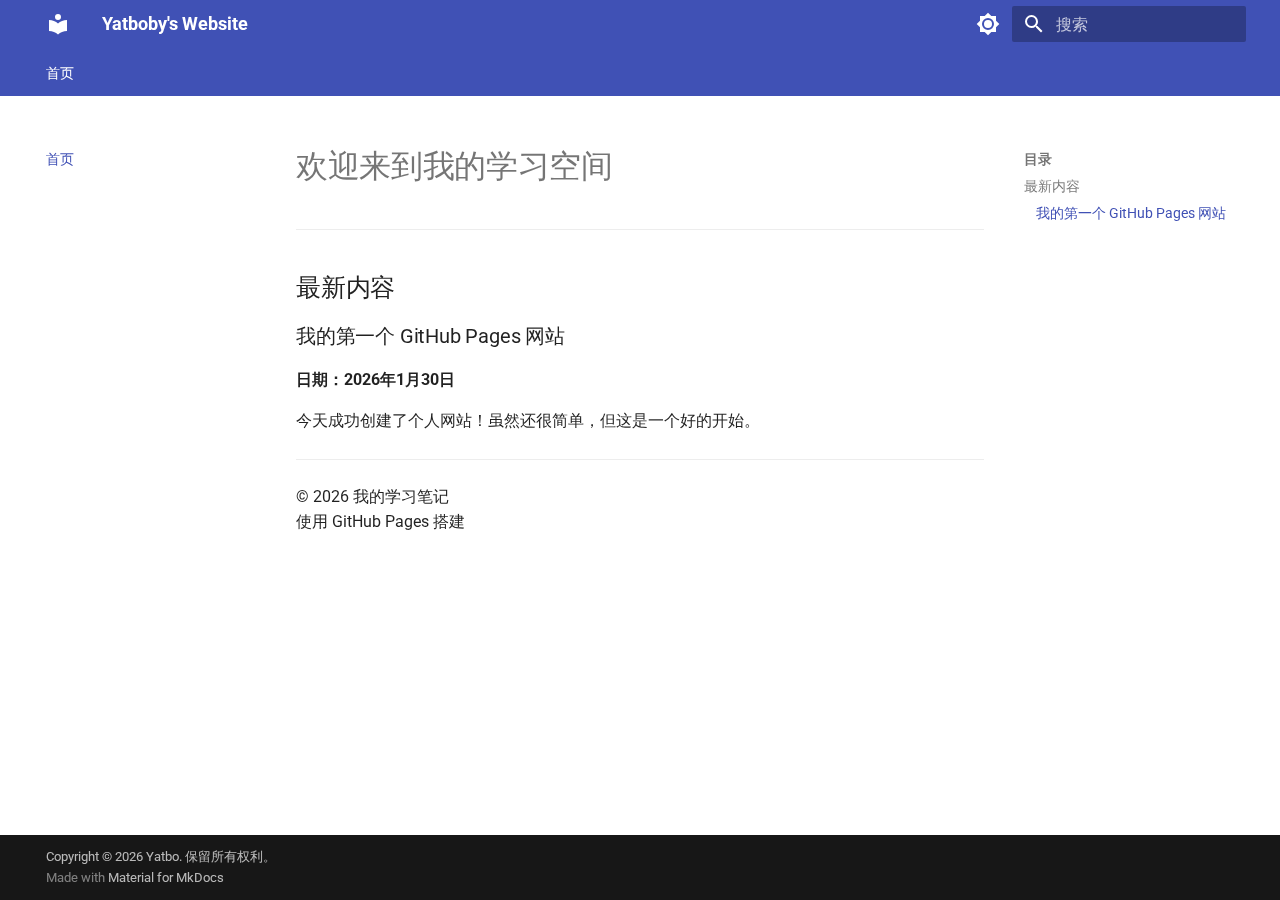
<file: index.html>
<!doctype html>
<html lang="zh" class="no-js">
  <head>
    
      <meta charset="utf-8">
      <meta name="viewport" content="width=device-width,initial-scale=1">
      
        <meta name="description" content="工科大一 · 学习记录">
      
      
      
        <link rel="canonical" href="https://yatboby.github.io/">
      
      
      
      
        
      
      
      <link rel="icon" href="assets/images/favicon.png">
      <meta name="generator" content="mkdocs-1.6.1, mkdocs-material-9.7.1">
    
    
      
        <title>Yatboby's Website</title>
      
    
    
      <link rel="stylesheet" href="assets/stylesheets/main.484c7ddc.min.css">
      
        
        <link rel="stylesheet" href="assets/stylesheets/palette.ab4e12ef.min.css">
      
      


    
    
      
    
    
      
        
        
        <link rel="preconnect" href="https://fonts.gstatic.com" crossorigin>
        <link rel="stylesheet" href="https://fonts.googleapis.com/css?family=Roboto:300,300i,400,400i,700,700i%7CRoboto+Mono:400,400i,700,700i&display=fallback">
        <style>:root{--md-text-font:"Roboto";--md-code-font:"Roboto Mono"}</style>
      
    
    
    <script>__md_scope=new URL(".",location),__md_hash=e=>[...e].reduce(((e,_)=>(e<<5)-e+_.charCodeAt(0)),0),__md_get=(e,_=localStorage,t=__md_scope)=>JSON.parse(_.getItem(t.pathname+"."+e)),__md_set=(e,_,t=localStorage,a=__md_scope)=>{try{t.setItem(a.pathname+"."+e,JSON.stringify(_))}catch(e){}}</script>
    
      

    
    
  </head>
  
  
    
    
      
    
    
    
    
    <body dir="ltr" data-md-color-scheme="default" data-md-color-primary="indigo" data-md-color-accent="indigo">
  
    
    <input class="md-toggle" data-md-toggle="drawer" type="checkbox" id="__drawer" autocomplete="off">
    <input class="md-toggle" data-md-toggle="search" type="checkbox" id="__search" autocomplete="off">
    <label class="md-overlay" for="__drawer"></label>
    <div data-md-component="skip">
      
        
        <a href="#_1" class="md-skip">
          跳转至
        </a>
      
    </div>
    <div data-md-component="announce">
      
    </div>
    
    
      

<header class="md-header" data-md-component="header">
  <nav class="md-header__inner md-grid" aria-label="页眉">
    <a href="." title="Yatboby&#39;s Website" class="md-header__button md-logo" aria-label="Yatboby's Website" data-md-component="logo">
      
  
  <svg xmlns="http://www.w3.org/2000/svg" viewBox="0 0 24 24"><path d="M12 8a3 3 0 0 0 3-3 3 3 0 0 0-3-3 3 3 0 0 0-3 3 3 3 0 0 0 3 3m0 3.54C9.64 9.35 6.5 8 3 8v11c3.5 0 6.64 1.35 9 3.54 2.36-2.19 5.5-3.54 9-3.54V8c-3.5 0-6.64 1.35-9 3.54"/></svg>

    </a>
    <label class="md-header__button md-icon" for="__drawer">
      
      <svg xmlns="http://www.w3.org/2000/svg" viewBox="0 0 24 24"><path d="M3 6h18v2H3zm0 5h18v2H3zm0 5h18v2H3z"/></svg>
    </label>
    <div class="md-header__title" data-md-component="header-title">
      <div class="md-header__ellipsis">
        <div class="md-header__topic">
          <span class="md-ellipsis">
            Yatboby's Website
          </span>
        </div>
        <div class="md-header__topic" data-md-component="header-topic">
          <span class="md-ellipsis">
            
              首页
            
          </span>
        </div>
      </div>
    </div>
    
      
        <form class="md-header__option" data-md-component="palette">
  
    
    
    
    <input class="md-option" data-md-color-media="" data-md-color-scheme="default" data-md-color-primary="indigo" data-md-color-accent="indigo"  aria-label="切换到深色模式"  type="radio" name="__palette" id="__palette_0">
    
      <label class="md-header__button md-icon" title="切换到深色模式" for="__palette_0" hidden>
        <svg xmlns="http://www.w3.org/2000/svg" viewBox="0 0 24 24"><path d="M12 8a4 4 0 0 0-4 4 4 4 0 0 0 4 4 4 4 0 0 0 4-4 4 4 0 0 0-4-4m0 10a6 6 0 0 1-6-6 6 6 0 0 1 6-6 6 6 0 0 1 6 6 6 6 0 0 1-6 6m8-9.31V4h-4.69L12 .69 8.69 4H4v4.69L.69 12 4 15.31V20h4.69L12 23.31 15.31 20H20v-4.69L23.31 12z"/></svg>
      </label>
    
  
</form>
      
    
    
      <script>var palette=__md_get("__palette");if(palette&&palette.color){if("(prefers-color-scheme)"===palette.color.media){var media=matchMedia("(prefers-color-scheme: light)"),input=document.querySelector(media.matches?"[data-md-color-media='(prefers-color-scheme: light)']":"[data-md-color-media='(prefers-color-scheme: dark)']");palette.color.media=input.getAttribute("data-md-color-media"),palette.color.scheme=input.getAttribute("data-md-color-scheme"),palette.color.primary=input.getAttribute("data-md-color-primary"),palette.color.accent=input.getAttribute("data-md-color-accent")}for(var[key,value]of Object.entries(palette.color))document.body.setAttribute("data-md-color-"+key,value)}</script>
    
    
    
      
      
        <label class="md-header__button md-icon" for="__search">
          
          <svg xmlns="http://www.w3.org/2000/svg" viewBox="0 0 24 24"><path d="M9.5 3A6.5 6.5 0 0 1 16 9.5c0 1.61-.59 3.09-1.56 4.23l.27.27h.79l5 5-1.5 1.5-5-5v-.79l-.27-.27A6.52 6.52 0 0 1 9.5 16 6.5 6.5 0 0 1 3 9.5 6.5 6.5 0 0 1 9.5 3m0 2C7 5 5 7 5 9.5S7 14 9.5 14 14 12 14 9.5 12 5 9.5 5"/></svg>
        </label>
        <div class="md-search" data-md-component="search" role="dialog">
  <label class="md-search__overlay" for="__search"></label>
  <div class="md-search__inner" role="search">
    <form class="md-search__form" name="search">
      <input type="text" class="md-search__input" name="query" aria-label="搜索" placeholder="搜索" autocapitalize="off" autocorrect="off" autocomplete="off" spellcheck="false" data-md-component="search-query" required>
      <label class="md-search__icon md-icon" for="__search">
        
        <svg xmlns="http://www.w3.org/2000/svg" viewBox="0 0 24 24"><path d="M9.5 3A6.5 6.5 0 0 1 16 9.5c0 1.61-.59 3.09-1.56 4.23l.27.27h.79l5 5-1.5 1.5-5-5v-.79l-.27-.27A6.52 6.52 0 0 1 9.5 16 6.5 6.5 0 0 1 3 9.5 6.5 6.5 0 0 1 9.5 3m0 2C7 5 5 7 5 9.5S7 14 9.5 14 14 12 14 9.5 12 5 9.5 5"/></svg>
        
        <svg xmlns="http://www.w3.org/2000/svg" viewBox="0 0 24 24"><path d="M20 11v2H8l5.5 5.5-1.42 1.42L4.16 12l7.92-7.92L13.5 5.5 8 11z"/></svg>
      </label>
      <nav class="md-search__options" aria-label="查找">
        
        <button type="reset" class="md-search__icon md-icon" title="清空当前内容" aria-label="清空当前内容" tabindex="-1">
          
          <svg xmlns="http://www.w3.org/2000/svg" viewBox="0 0 24 24"><path d="M19 6.41 17.59 5 12 10.59 6.41 5 5 6.41 10.59 12 5 17.59 6.41 19 12 13.41 17.59 19 19 17.59 13.41 12z"/></svg>
        </button>
      </nav>
      
    </form>
    <div class="md-search__output">
      <div class="md-search__scrollwrap" tabindex="0" data-md-scrollfix>
        <div class="md-search-result" data-md-component="search-result">
          <div class="md-search-result__meta">
            正在初始化搜索引擎
          </div>
          <ol class="md-search-result__list" role="presentation"></ol>
        </div>
      </div>
    </div>
  </div>
</div>
      
    
    
  </nav>
  
</header>
    
    <div class="md-container" data-md-component="container">
      
      
        
          
            
<nav class="md-tabs" aria-label="标签" data-md-component="tabs">
  <div class="md-grid">
    <ul class="md-tabs__list">
      
        
  
  
  
    
  
  
    <li class="md-tabs__item md-tabs__item--active">
      <a href="." class="md-tabs__link">
        
  
  
    
  
  首页

      </a>
    </li>
  

      
    </ul>
  </div>
</nav>
          
        
      
      <main class="md-main" data-md-component="main">
        <div class="md-main__inner md-grid">
          
            
              
              <div class="md-sidebar md-sidebar--primary" data-md-component="sidebar" data-md-type="navigation" >
                <div class="md-sidebar__scrollwrap">
                  <div class="md-sidebar__inner">
                    


  


<nav class="md-nav md-nav--primary md-nav--lifted" aria-label="导航栏" data-md-level="0">
  <label class="md-nav__title" for="__drawer">
    <a href="." title="Yatboby&#39;s Website" class="md-nav__button md-logo" aria-label="Yatboby's Website" data-md-component="logo">
      
  
  <svg xmlns="http://www.w3.org/2000/svg" viewBox="0 0 24 24"><path d="M12 8a3 3 0 0 0 3-3 3 3 0 0 0-3-3 3 3 0 0 0-3 3 3 3 0 0 0 3 3m0 3.54C9.64 9.35 6.5 8 3 8v11c3.5 0 6.64 1.35 9 3.54 2.36-2.19 5.5-3.54 9-3.54V8c-3.5 0-6.64 1.35-9 3.54"/></svg>

    </a>
    Yatboby's Website
  </label>
  
  <ul class="md-nav__list" data-md-scrollfix>
    
      
      
  
  
    
  
  
  
    <li class="md-nav__item md-nav__item--active">
      
      <input class="md-nav__toggle md-toggle" type="checkbox" id="__toc">
      
      
        
      
      
        <label class="md-nav__link md-nav__link--active" for="__toc">
          
  
  
  <span class="md-ellipsis">
    
  
    首页
  

    
  </span>
  
  

          <span class="md-nav__icon md-icon"></span>
        </label>
      
      <a href="." class="md-nav__link md-nav__link--active">
        
  
  
  <span class="md-ellipsis">
    
  
    首页
  

    
  </span>
  
  

      </a>
      
        

<nav class="md-nav md-nav--secondary" aria-label="目录">
  
  
  
    
  
  
    <label class="md-nav__title" for="__toc">
      <span class="md-nav__icon md-icon"></span>
      目录
    </label>
    <ul class="md-nav__list" data-md-component="toc" data-md-scrollfix>
      
        <li class="md-nav__item">
  <a href="#_2" class="md-nav__link">
    <span class="md-ellipsis">
      
        最新内容
      
    </span>
  </a>
  
    <nav class="md-nav" aria-label="最新内容">
      <ul class="md-nav__list">
        
          <li class="md-nav__item">
  <a href="#github-pages" class="md-nav__link">
    <span class="md-ellipsis">
      
        我的第一个 GitHub Pages 网站
      
    </span>
  </a>
  
</li>
        
      </ul>
    </nav>
  
</li>
      
    </ul>
  
</nav>
      
    </li>
  

    
  </ul>
</nav>
                  </div>
                </div>
              </div>
            
            
              
              <div class="md-sidebar md-sidebar--secondary" data-md-component="sidebar" data-md-type="toc" >
                <div class="md-sidebar__scrollwrap">
                  <div class="md-sidebar__inner">
                    

<nav class="md-nav md-nav--secondary" aria-label="目录">
  
  
  
    
  
  
    <label class="md-nav__title" for="__toc">
      <span class="md-nav__icon md-icon"></span>
      目录
    </label>
    <ul class="md-nav__list" data-md-component="toc" data-md-scrollfix>
      
        <li class="md-nav__item">
  <a href="#_2" class="md-nav__link">
    <span class="md-ellipsis">
      
        最新内容
      
    </span>
  </a>
  
    <nav class="md-nav" aria-label="最新内容">
      <ul class="md-nav__list">
        
          <li class="md-nav__item">
  <a href="#github-pages" class="md-nav__link">
    <span class="md-ellipsis">
      
        我的第一个 GitHub Pages 网站
      
    </span>
  </a>
  
</li>
        
      </ul>
    </nav>
  
</li>
      
    </ul>
  
</nav>
                  </div>
                </div>
              </div>
            
          
          
            <div class="md-content" data-md-component="content">
              
              <article class="md-content__inner md-typeset">
                
                  



<h1 id="_1">欢迎来到我的学习空间<a class="headerlink" href="#_1" title="Permanent link">&para;</a></h1>
<hr />
<h2 id="_2">最新内容<a class="headerlink" href="#_2" title="Permanent link">&para;</a></h2>
<h3 id="github-pages">我的第一个 GitHub Pages 网站<a class="headerlink" href="#github-pages" title="Permanent link">&para;</a></h3>
<p><strong>日期：2026年1月30日</strong></p>
<p>今天成功创建了个人网站！虽然还很简单，但这是一个好的开始。</p>
<hr />
<p>© 2026 我的学习笔记<br />
使用 GitHub Pages 搭建</p>












                
              </article>
            </div>
          
          
<script>var target=document.getElementById(location.hash.slice(1));target&&target.name&&(target.checked=target.name.startsWith("__tabbed_"))</script>
        </div>
        
          <button type="button" class="md-top md-icon" data-md-component="top" hidden>
  
  <svg xmlns="http://www.w3.org/2000/svg" viewBox="0 0 24 24"><path d="M13 20h-2V8l-5.5 5.5-1.42-1.42L12 4.16l7.92 7.92-1.42 1.42L13 8z"/></svg>
  回到页面顶部
</button>
        
      </main>
      
        <footer class="md-footer">
  
  <div class="md-footer-meta md-typeset">
    <div class="md-footer-meta__inner md-grid">
      <div class="md-copyright">
  
    <div class="md-copyright__highlight">
      Copyright &copy; 2026 Yatbo. 保留所有权利。
    </div>
  
  
    Made with
    <a href="https://squidfunk.github.io/mkdocs-material/" target="_blank" rel="noopener">
      Material for MkDocs
    </a>
  
</div>
      
    </div>
  </div>
</footer>
      
    </div>
    <div class="md-dialog" data-md-component="dialog">
      <div class="md-dialog__inner md-typeset"></div>
    </div>
    
    
    
      
      
      <script id="__config" type="application/json">{"annotate": null, "base": ".", "features": ["navigation.tabs", "navigation.sections", "navigation.expand", "navigation.top"], "search": "assets/javascripts/workers/search.2c215733.min.js", "tags": null, "translations": {"clipboard.copied": "\u5df2\u590d\u5236", "clipboard.copy": "\u590d\u5236", "search.result.more.one": "\u5728\u8be5\u9875\u4e0a\u8fd8\u6709 1 \u4e2a\u7b26\u5408\u6761\u4ef6\u7684\u7ed3\u679c", "search.result.more.other": "\u5728\u8be5\u9875\u4e0a\u8fd8\u6709 # \u4e2a\u7b26\u5408\u6761\u4ef6\u7684\u7ed3\u679c", "search.result.none": "\u6ca1\u6709\u627e\u5230\u7b26\u5408\u6761\u4ef6\u7684\u7ed3\u679c", "search.result.one": "\u627e\u5230 1 \u4e2a\u7b26\u5408\u6761\u4ef6\u7684\u7ed3\u679c", "search.result.other": "# \u4e2a\u7b26\u5408\u6761\u4ef6\u7684\u7ed3\u679c", "search.result.placeholder": "\u952e\u5165\u4ee5\u5f00\u59cb\u641c\u7d22", "search.result.term.missing": "\u7f3a\u5c11", "select.version": "\u9009\u62e9\u5f53\u524d\u7248\u672c"}, "version": null}</script>
    
    
      <script src="assets/javascripts/bundle.79ae519e.min.js"></script>
      
    
  </body>
</html>
</file>
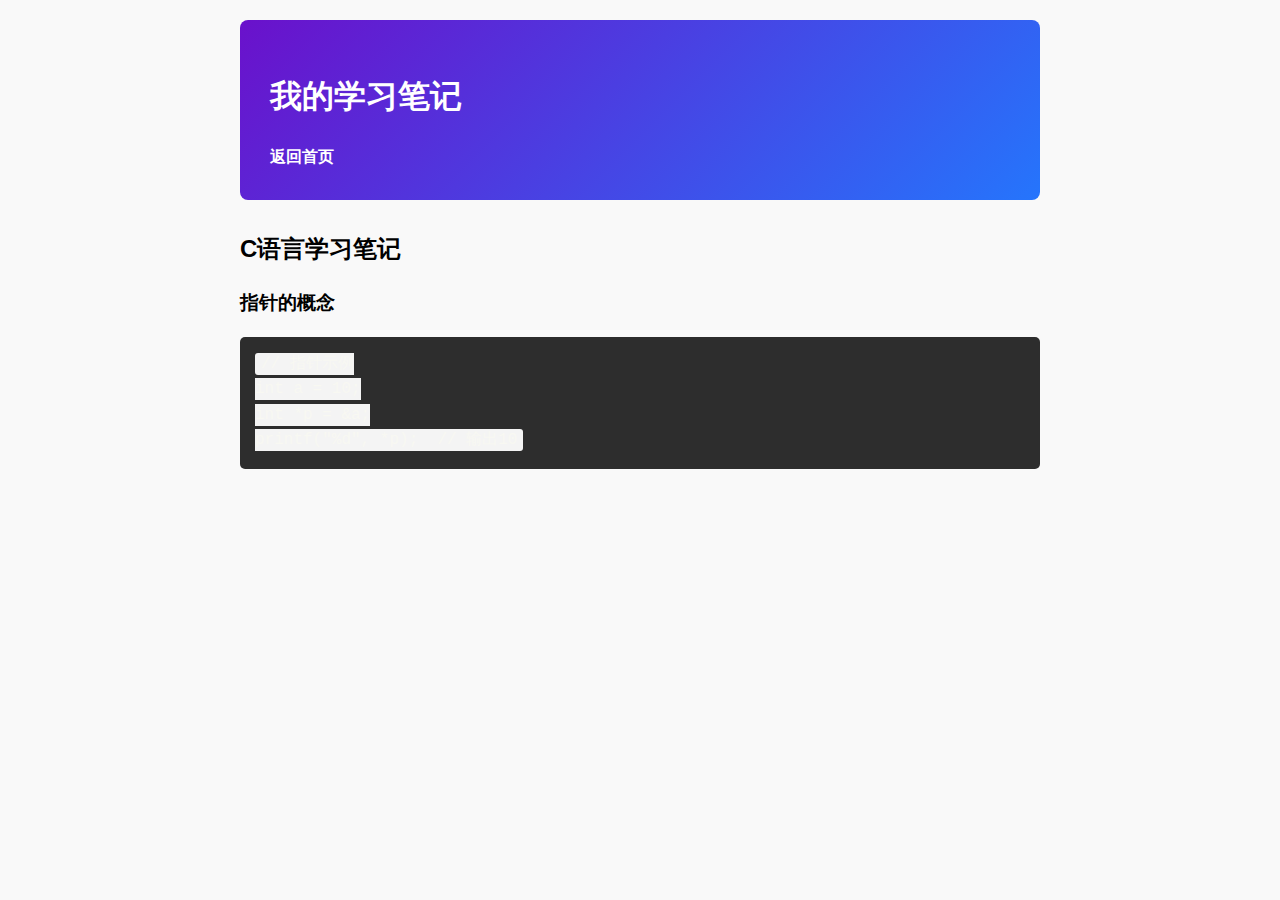
<file: notes.html>
<!DOCTYPE html>
<html>
<head>
    <title>学习笔记</title>
    <link rel="stylesheet" href="style.css">
</head>
<body>
    <header>
        <h1>我的学习笔记</h1>
        <nav><a href="index.html">返回首页</a></nav>
    </header>
    
    <main>
        <h2>C语言学习笔记</h2>
        <article>
            <h3>指针的概念</h3>
            <pre><code>// 指针示例
int a = 10;
int *p = &a;
printf("%d", *p);  // 输出10</code></pre>
        </article>
    </main>
</body>
</html>
</file>
<file: style.css>
/* 基础样式 */
body {
    font-family: 'Segoe UI', Tahoma, Geneva, Verdana, sans-serif;
    line-height: 1.6;
    max-width: 800px;
    margin: 0 auto;
    padding: 20px;
    background-color: #f9f9f9;
}

header {
    background: linear-gradient(135deg, #6a11cb 0%, #2575fc 100%);
    color: white;
    padding: 30px;
    border-radius: 8px;
    margin-bottom: 30px;
}

nav a {
    color: white;
    margin-right: 20px;
    text-decoration: none;
    font-weight: bold;
}

.post {
    background: white;
    border-radius: 8px;
    padding: 20px;
    margin: 20px 0;
    box-shadow: 0 2px 5px rgba(0,0,0,0.1);
}

code {
    background: #f4f4f4;
    padding: 2px 6px;
    border-radius: 3px;
    font-family: 'Courier New', monospace;
}

pre {
    background: #2d2d2d;
    color: #f8f8f2;
    padding: 15px;
    border-radius: 5px;
    overflow-x: auto;
}
</file>
<file: assets/stylesheets/main.484c7ddc.min.css>
@charset "UTF-8";html{-webkit-text-size-adjust:none;-moz-text-size-adjust:none;text-size-adjust:none;box-sizing:border-box}*,:after,:before{box-sizing:inherit}@media (prefers-reduced-motion){*,:after,:before{transition:none!important}}body{margin:0}a,button,input,label{-webkit-tap-highlight-color:transparent}a{color:inherit;text-decoration:none}hr{border:0;box-sizing:initial;display:block;height:.05rem;overflow:visible;padding:0}small{font-size:80%}sub,sup{line-height:1em}img{border-style:none}table{border-collapse:initial;border-spacing:0}td,th{font-weight:400;vertical-align:top}button{background:#0000;border:0;font-family:inherit;font-size:inherit;margin:0;padding:0}input{border:0;outline:none}:root{--md-primary-fg-color:#4051b5;--md-primary-fg-color--light:#5d6cc0;--md-primary-fg-color--dark:#303fa1;--md-primary-bg-color:#fff;--md-primary-bg-color--light:#ffffffb3;--md-accent-fg-color:#526cfe;--md-accent-fg-color--transparent:#526cfe1a;--md-accent-bg-color:#fff;--md-accent-bg-color--light:#ffffffb3}[data-md-color-scheme=default]{color-scheme:light}[data-md-color-scheme=default] img[src$="#gh-dark-mode-only"],[data-md-color-scheme=default] img[src$="#only-dark"]{display:none}:root,[data-md-color-scheme=default]{--md-hue:225deg;--md-default-fg-color:#000000de;--md-default-fg-color--light:#0000008a;--md-default-fg-color--lighter:#00000052;--md-default-fg-color--lightest:#00000012;--md-default-bg-color:#fff;--md-default-bg-color--light:#ffffffb3;--md-default-bg-color--lighter:#ffffff4d;--md-default-bg-color--lightest:#ffffff1f;--md-code-fg-color:#36464e;--md-code-bg-color:#f5f5f5;--md-code-bg-color--light:#f5f5f5b3;--md-code-bg-color--lighter:#f5f5f54d;--md-code-hl-color:#4287ff;--md-code-hl-color--light:#4287ff1a;--md-code-hl-number-color:#d52a2a;--md-code-hl-special-color:#db1457;--md-code-hl-function-color:#a846b9;--md-code-hl-constant-color:#6e59d9;--md-code-hl-keyword-color:#3f6ec6;--md-code-hl-string-color:#1c7d4d;--md-code-hl-name-color:var(--md-code-fg-color);--md-code-hl-operator-color:var(--md-default-fg-color--light);--md-code-hl-punctuation-color:var(--md-default-fg-color--light);--md-code-hl-comment-color:var(--md-default-fg-color--light);--md-code-hl-generic-color:var(--md-default-fg-color--light);--md-code-hl-variable-color:var(--md-default-fg-color--light);--md-typeset-color:var(--md-default-fg-color);--md-typeset-a-color:var(--md-primary-fg-color);--md-typeset-del-color:#f5503d26;--md-typeset-ins-color:#0bd57026;--md-typeset-kbd-color:#fafafa;--md-typeset-kbd-accent-color:#fff;--md-typeset-kbd-border-color:#b8b8b8;--md-typeset-mark-color:#ffff0080;--md-typeset-table-color:#0000001f;--md-typeset-table-color--light:rgba(0,0,0,.035);--md-admonition-fg-color:var(--md-default-fg-color);--md-admonition-bg-color:var(--md-default-bg-color);--md-warning-fg-color:#000000de;--md-warning-bg-color:#ff9;--md-footer-fg-color:#fff;--md-footer-fg-color--light:#ffffffb3;--md-footer-fg-color--lighter:#ffffff73;--md-footer-bg-color:#000000de;--md-footer-bg-color--dark:#00000052;--md-shadow-z1:0 0.2rem 0.5rem #0000000d,0 0 0.05rem #0000001a;--md-shadow-z2:0 0.2rem 0.5rem #0000001a,0 0 0.05rem #00000040;--md-shadow-z3:0 0.2rem 0.5rem #0003,0 0 0.05rem #00000059}.md-icon svg{fill:currentcolor;display:block;height:1.2rem;width:1.2rem}body{-webkit-font-smoothing:antialiased;-moz-osx-font-smoothing:grayscale;--md-text-font-family:var(--md-text-font,_),-apple-system,BlinkMacSystemFont,Helvetica,Arial,sans-serif;--md-code-font-family:var(--md-code-font,_),SFMono-Regular,Consolas,Menlo,monospace}aside,body,input{font-feature-settings:"kern","liga";color:var(--md-typeset-color);font-family:var(--md-text-font-family)}code,kbd,pre{font-feature-settings:"kern";font-family:var(--md-code-font-family)}:root{--md-typeset-table-sort-icon:url('data:image/svg+xml;charset=utf-8,<svg xmlns="http://www.w3.org/2000/svg" viewBox="0 0 24 24"><path d="m18 21-4-4h3V7h-3l4-4 4 4h-3v10h3M2 19v-2h10v2M2 13v-2h7v2M2 7V5h4v2z"/></svg>');--md-typeset-table-sort-icon--asc:url('data:image/svg+xml;charset=utf-8,<svg xmlns="http://www.w3.org/2000/svg" viewBox="0 0 24 24"><path d="M19 17h3l-4 4-4-4h3V3h2M2 17h10v2H2M6 5v2H2V5m0 6h7v2H2z"/></svg>');--md-typeset-table-sort-icon--desc:url('data:image/svg+xml;charset=utf-8,<svg xmlns="http://www.w3.org/2000/svg" viewBox="0 0 24 24"><path d="M19 7h3l-4-4-4 4h3v14h2M2 17h10v2H2M6 5v2H2V5m0 6h7v2H2z"/></svg>')}.md-typeset{-webkit-print-color-adjust:exact;color-adjust:exact;font-size:.8rem;line-height:1.6;overflow-wrap:break-word}@media print{.md-typeset{font-size:.68rem}}.md-typeset blockquote,.md-typeset dl,.md-typeset figure,.md-typeset ol,.md-typeset pre,.md-typeset ul{margin-bottom:1em;margin-top:1em}.md-typeset h1{color:var(--md-default-fg-color--light);font-size:2em;line-height:1.3;margin:0 0 1.25em}.md-typeset h1,.md-typeset h2{font-weight:300;letter-spacing:-.01em}.md-typeset h2{font-size:1.5625em;line-height:1.4;margin:1.6em 0 .64em}.md-typeset h3{font-size:1.25em;font-weight:400;letter-spacing:-.01em;line-height:1.5;margin:1.6em 0 .8em}.md-typeset h2+h3{margin-top:.8em}.md-typeset h4{font-weight:700;letter-spacing:-.01em;margin:1em 0}.md-typeset h5,.md-typeset h6{color:var(--md-default-fg-color--light);font-size:.8em;font-weight:700;letter-spacing:-.01em;margin:1.25em 0}.md-typeset h5{text-transform:uppercase}.md-typeset h5 code{text-transform:none}.md-typeset hr{border-bottom:.05rem solid var(--md-default-fg-color--lightest);display:flow-root;margin:1.5em 0}.md-typeset a{color:var(--md-typeset-a-color);word-break:break-word}.md-typeset a,.md-typeset a:before{transition:color 125ms}.md-typeset a:focus,.md-typeset a:hover{color:var(--md-accent-fg-color)}.md-typeset a:focus code,.md-typeset a:hover code{background-color:var(--md-accent-fg-color--transparent);color:var(--md-accent-fg-color)}.md-typeset a code{color:var(--md-typeset-a-color)}.md-typeset a.focus-visible{outline-color:var(--md-accent-fg-color);outline-offset:.2rem}.md-typeset code,.md-typeset kbd,.md-typeset pre{color:var(--md-code-fg-color);direction:ltr;font-variant-ligatures:none;transition:background-color 125ms}@media print{.md-typeset code,.md-typeset kbd,.md-typeset pre{white-space:pre-wrap}}.md-typeset code{background-color:var(--md-code-bg-color);border-radius:.1rem;-webkit-box-decoration-break:clone;box-decoration-break:clone;font-size:.85em;padding:0 .2941176471em;transition:color 125ms,background-color 125ms;word-break:break-word}.md-typeset code:not(.focus-visible){-webkit-tap-highlight-color:transparent;outline:none}.md-typeset pre{display:flow-root;line-height:1.4;position:relative}.md-typeset pre>code{-webkit-box-decoration-break:slice;box-decoration-break:slice;box-shadow:none;display:block;margin:0;outline-color:var(--md-accent-fg-color);overflow:auto;padding:.7720588235em 1.1764705882em;scrollbar-color:var(--md-default-fg-color--lighter) #0000;scrollbar-width:thin;touch-action:auto;word-break:normal}.md-typeset pre>code:hover{scrollbar-color:var(--md-accent-fg-color) #0000}.md-typeset pre>code::-webkit-scrollbar{height:.2rem;width:.2rem}.md-typeset pre>code::-webkit-scrollbar-thumb{background-color:var(--md-default-fg-color--lighter)}.md-typeset pre>code::-webkit-scrollbar-thumb:hover{background-color:var(--md-accent-fg-color)}.md-typeset kbd{background-color:var(--md-typeset-kbd-color);border-radius:.1rem;box-shadow:0 .1rem 0 .05rem var(--md-typeset-kbd-border-color),0 .1rem 0 var(--md-typeset-kbd-border-color),0 -.1rem .2rem var(--md-typeset-kbd-accent-color) inset;color:var(--md-default-fg-color);display:inline-block;font-size:.75em;padding:0 .6666666667em;vertical-align:text-top;word-break:break-word}.md-typeset mark{background-color:var(--md-typeset-mark-color);-webkit-box-decoration-break:clone;box-decoration-break:clone;color:inherit;word-break:break-word}.md-typeset abbr{cursor:help;text-decoration:none}.md-typeset [data-preview],.md-typeset abbr{border-bottom:.05rem dotted var(--md-default-fg-color--light)}.md-typeset small{opacity:.75}[dir=ltr] .md-typeset sub,[dir=ltr] .md-typeset sup{margin-left:.078125em}[dir=rtl] .md-typeset sub,[dir=rtl] .md-typeset sup{margin-right:.078125em}[dir=ltr] .md-typeset blockquote{padding-left:.6rem}[dir=rtl] .md-typeset blockquote{padding-right:.6rem}[dir=ltr] .md-typeset blockquote{border-left:.2rem solid var(--md-default-fg-color--lighter)}[dir=rtl] .md-typeset blockquote{border-right:.2rem solid var(--md-default-fg-color--lighter)}.md-typeset blockquote{color:var(--md-default-fg-color--light);margin-left:0;margin-right:0}.md-typeset ul{list-style-type:disc}.md-typeset ul[type]{list-style-type:revert-layer}[dir=ltr] .md-typeset ol,[dir=ltr] .md-typeset ul{margin-left:.625em}[dir=rtl] .md-typeset ol,[dir=rtl] .md-typeset ul{margin-right:.625em}.md-typeset ol,.md-typeset ul{padding:0}.md-typeset ol:not([hidden]),.md-typeset ul:not([hidden]){display:flow-root}.md-typeset ol ol,.md-typeset ul ol{list-style-type:lower-alpha}.md-typeset ol ol ol,.md-typeset ul ol ol{list-style-type:lower-roman}.md-typeset ol ol ol ol,.md-typeset ul ol ol ol{list-style-type:upper-alpha}.md-typeset ol ol ol ol ol,.md-typeset ul ol ol ol ol{list-style-type:upper-roman}.md-typeset ol[type],.md-typeset ul[type]{list-style-type:revert-layer}[dir=ltr] .md-typeset ol li,[dir=ltr] .md-typeset ul li{margin-left:1.25em}[dir=rtl] .md-typeset ol li,[dir=rtl] .md-typeset ul li{margin-right:1.25em}.md-typeset ol li,.md-typeset ul li{margin-bottom:.5em}.md-typeset ol li blockquote,.md-typeset ol li p,.md-typeset ul li blockquote,.md-typeset ul li p{margin:.5em 0}.md-typeset ol li:last-child,.md-typeset ul li:last-child{margin-bottom:0}[dir=ltr] .md-typeset ol li ol,[dir=ltr] .md-typeset ol li ul,[dir=ltr] .md-typeset ul li ol,[dir=ltr] .md-typeset ul li ul{margin-left:.625em}[dir=rtl] .md-typeset ol li ol,[dir=rtl] .md-typeset ol li ul,[dir=rtl] .md-typeset ul li ol,[dir=rtl] .md-typeset ul li ul{margin-right:.625em}.md-typeset ol li ol,.md-typeset ol li ul,.md-typeset ul li ol,.md-typeset ul li ul{margin-bottom:.5em;margin-top:.5em}[dir=ltr] .md-typeset dd{margin-left:1.875em}[dir=rtl] .md-typeset dd{margin-right:1.875em}.md-typeset dd{margin-bottom:1.5em;margin-top:1em}.md-typeset img,.md-typeset svg,.md-typeset video{height:auto;max-width:100%}.md-typeset img[align=left]{margin:1em 1em 1em 0}.md-typeset img[align=right]{margin:1em 0 1em 1em}.md-typeset img[align]:only-child{margin-top:0}.md-typeset figure{display:flow-root;margin:1em auto;max-width:100%;text-align:center;width:fit-content}.md-typeset figure img{display:block;margin:0 auto}.md-typeset figcaption{font-style:italic;margin:1em auto;max-width:24rem}.md-typeset iframe{max-width:100%}.md-typeset table:not([class]){background-color:var(--md-default-bg-color);border:.05rem solid var(--md-typeset-table-color);border-radius:.1rem;display:inline-block;font-size:.64rem;max-width:100%;overflow:auto;touch-action:auto}@media print{.md-typeset table:not([class]){display:table}}.md-typeset table:not([class])+*{margin-top:1.5em}.md-typeset table:not([class]) td>:first-child,.md-typeset table:not([class]) th>:first-child{margin-top:0}.md-typeset table:not([class]) td>:last-child,.md-typeset table:not([class]) th>:last-child{margin-bottom:0}.md-typeset table:not([class]) td:not([align]),.md-typeset table:not([class]) th:not([align]){text-align:left}[dir=rtl] .md-typeset table:not([class]) td:not([align]),[dir=rtl] .md-typeset table:not([class]) th:not([align]){text-align:right}.md-typeset table:not([class]) th{font-weight:700;min-width:5rem;padding:.9375em 1.25em;vertical-align:top}.md-typeset table:not([class]) td{border-top:.05rem solid var(--md-typeset-table-color);padding:.9375em 1.25em;vertical-align:top}.md-typeset table:not([class]) tbody tr{transition:background-color 125ms}.md-typeset table:not([class]) tbody tr:hover{background-color:var(--md-typeset-table-color--light);box-shadow:0 .05rem 0 var(--md-default-bg-color) inset}.md-typeset table:not([class]) a{word-break:normal}.md-typeset table th[role=columnheader]{cursor:pointer}[dir=ltr] .md-typeset table th[role=columnheader]:after{margin-left:.5em}[dir=rtl] .md-typeset table th[role=columnheader]:after{margin-right:.5em}.md-typeset table th[role=columnheader]:after{content:"";display:inline-block;height:1.2em;-webkit-mask-image:var(--md-typeset-table-sort-icon);mask-image:var(--md-typeset-table-sort-icon);-webkit-mask-repeat:no-repeat;mask-repeat:no-repeat;-webkit-mask-size:contain;mask-size:contain;transition:background-color 125ms;vertical-align:text-bottom;width:1.2em}.md-typeset table th[role=columnheader]:hover:after{background-color:var(--md-default-fg-color--lighter)}.md-typeset table th[role=columnheader][aria-sort=ascending]:after{background-color:var(--md-default-fg-color--light);-webkit-mask-image:var(--md-typeset-table-sort-icon--asc);mask-image:var(--md-typeset-table-sort-icon--asc)}.md-typeset table th[role=columnheader][aria-sort=descending]:after{background-color:var(--md-default-fg-color--light);-webkit-mask-image:var(--md-typeset-table-sort-icon--desc);mask-image:var(--md-typeset-table-sort-icon--desc)}.md-typeset__scrollwrap{margin:1em -.8rem;overflow-x:auto;touch-action:auto}.md-typeset__table{display:inline-block;margin-bottom:.5em;padding:0 .8rem}@media print{.md-typeset__table{display:block}}html .md-typeset__table table{display:table;margin:0;overflow:hidden;width:100%}@media screen and (max-width:44.984375em){.md-content__inner>pre{margin:1em -.8rem}.md-content__inner>pre code{border-radius:0}}.md-typeset .md-author{border-radius:100%;display:block;flex-shrink:0;height:1.6rem;overflow:hidden;position:relative;transition:color 125ms,transform 125ms;width:1.6rem}.md-typeset .md-author img{display:block}.md-typeset .md-author--more{background:var(--md-default-fg-color--lightest);color:var(--md-default-fg-color--lighter);font-size:.6rem;font-weight:700;line-height:1.6rem;text-align:center}.md-typeset .md-author--long{height:2.4rem;width:2.4rem}.md-typeset a.md-author{transform:scale(1)}.md-typeset a.md-author img{border-radius:100%;filter:grayscale(100%) opacity(75%);transition:filter 125ms}.md-typeset a.md-author:focus,.md-typeset a.md-author:hover{transform:scale(1.1);z-index:1}.md-typeset a.md-author:focus img,.md-typeset a.md-author:hover img{filter:grayscale(0)}.md-banner{background-color:var(--md-footer-bg-color);color:var(--md-footer-fg-color);overflow:auto}@media print{.md-banner{display:none}}.md-banner--warning{background-color:var(--md-warning-bg-color);color:var(--md-warning-fg-color)}.md-banner__inner{font-size:.7rem;margin:.6rem auto;padding:0 .8rem}[dir=ltr] .md-banner__button{float:right}[dir=rtl] .md-banner__button{float:left}.md-banner__button{color:inherit;cursor:pointer;transition:opacity .25s}.no-js .md-banner__button{display:none}.md-banner__button:hover{opacity:.7}html{font-size:125%;height:100%;overflow-x:hidden}@media screen and (min-width:100em){html{font-size:137.5%}}@media screen and (min-width:125em){html{font-size:150%}}body{background-color:var(--md-default-bg-color);display:flex;flex-direction:column;font-size:.5rem;min-height:100%;position:relative;width:100%}@media print{body{display:block}}@media screen and (max-width:59.984375em){body[data-md-scrolllock]{position:fixed}}.md-grid{margin-left:auto;margin-right:auto;max-width:61rem}.md-container{display:flex;flex-direction:column;flex-grow:1}@media print{.md-container{display:block}}.md-main{flex-grow:1}.md-main__inner{display:flex;height:100%;margin-top:1.5rem}.md-ellipsis{overflow:hidden;text-overflow:ellipsis}.md-toggle{display:none}.md-option{height:0;opacity:0;position:absolute;width:0}.md-option:checked+label:not([hidden]){display:block}.md-option.focus-visible+label{outline-color:var(--md-accent-fg-color);outline-style:auto}.md-skip{background-color:var(--md-default-fg-color);border-radius:.1rem;color:var(--md-default-bg-color);font-size:.64rem;margin:.5rem;opacity:0;outline-color:var(--md-accent-fg-color);padding:.3rem .5rem;position:fixed;transform:translateY(.4rem);z-index:-1}.md-skip:focus{opacity:1;transform:translateY(0);transition:transform .25s cubic-bezier(.4,0,.2,1),opacity 175ms 75ms;z-index:10}@page{margin:25mm}:root{--md-clipboard-icon:url('data:image/svg+xml;charset=utf-8,<svg xmlns="http://www.w3.org/2000/svg" viewBox="0 0 24 24"><path d="M19 21H8V7h11m0-2H8a2 2 0 0 0-2 2v14a2 2 0 0 0 2 2h11a2 2 0 0 0 2-2V7a2 2 0 0 0-2-2m-3-4H4a2 2 0 0 0-2 2v14h2V3h12z"/></svg>')}.md-clipboard{border-radius:.1rem;color:var(--md-default-fg-color--lightest);cursor:pointer;height:1.5em;outline-color:var(--md-accent-fg-color);outline-offset:.1rem;transition:color .25s;width:1.5em;z-index:1}@media print{.md-clipboard{display:none}}.md-clipboard:not(.focus-visible){-webkit-tap-highlight-color:transparent;outline:none}:hover>.md-clipboard{color:var(--md-default-fg-color--light)}.md-clipboard:focus,.md-clipboard:hover{color:var(--md-accent-fg-color)}.md-clipboard:after{background-color:currentcolor;content:"";display:block;height:1.125em;margin:0 auto;-webkit-mask-image:var(--md-clipboard-icon);mask-image:var(--md-clipboard-icon);-webkit-mask-position:center;mask-position:center;-webkit-mask-repeat:no-repeat;mask-repeat:no-repeat;-webkit-mask-size:contain;mask-size:contain;width:1.125em}.md-clipboard--inline{cursor:pointer}.md-clipboard--inline code{transition:color .25s,background-color .25s}.md-clipboard--inline:focus code,.md-clipboard--inline:hover code{background-color:var(--md-accent-fg-color--transparent);color:var(--md-accent-fg-color)}:root{--md-code-select-icon:url('data:image/svg+xml;charset=utf-8,<svg xmlns="http://www.w3.org/2000/svg" viewBox="0 0 24 24"><path d="M19 19h-4v2h4c1.1 0 2-.9 2-2v-4h-2m0-12h-4v2h4v4h2V5c0-1.1-.9-2-2-2M5 5h4V3H5c-1.1 0-2 .9-2 2v4h2m0 6H3v4c0 1.1.9 2 2 2h4v-2H5zm2-4h2v2H7zm4 0h2v2h-2zm4 0h2v2h-2zM7 7h2v2H7zm4 0h2v2h-2zm4 0h2v2h-2zm-8 8h2v2H7zm4 0h2v2h-2zm4 0h2v2h-2z"/></svg>');--md-code-copy-icon:url('data:image/svg+xml;charset=utf-8,<svg xmlns="http://www.w3.org/2000/svg" viewBox="0 0 24 24"><path d="M19 21H8V7h11m0-2H8a2 2 0 0 0-2 2v14a2 2 0 0 0 2 2h11a2 2 0 0 0 2-2V7a2 2 0 0 0-2-2m-3-4H4a2 2 0 0 0-2 2v14h2V3h12z"/></svg>')}.md-typeset .md-code__content{display:grid}.md-code__nav{background-color:var(--md-code-bg-color--lighter);border-radius:.1rem;display:flex;gap:.2rem;padding:.2rem;position:absolute;right:.25em;top:.25em;transition:background-color .25s;z-index:1}:hover>.md-code__nav{background-color:var(--md-code-bg-color--light)}.md-code__button{color:var(--md-default-fg-color--lightest);cursor:pointer;display:block;height:1.5em;outline-color:var(--md-accent-fg-color);outline-offset:.1rem;transition:color .25s;width:1.5em}:hover>*>.md-code__button{color:var(--md-default-fg-color--light)}.md-code__button.focus-visible,.md-code__button:hover{color:var(--md-accent-fg-color)}.md-code__button--active{color:var(--md-default-fg-color)!important}.md-code__button:after{background-color:currentcolor;content:"";display:block;height:1.125em;margin:0 auto;-webkit-mask-position:center;mask-position:center;-webkit-mask-repeat:no-repeat;mask-repeat:no-repeat;-webkit-mask-size:contain;mask-size:contain;width:1.125em}.md-code__button[data-md-type=select]:after{-webkit-mask-image:var(--md-code-select-icon);mask-image:var(--md-code-select-icon)}.md-code__button[data-md-type=copy]:after{-webkit-mask-image:var(--md-code-copy-icon);mask-image:var(--md-code-copy-icon)}@keyframes consent{0%{opacity:0;transform:translateY(100%)}to{opacity:1;transform:translateY(0)}}@keyframes overlay{0%{opacity:0}to{opacity:1}}.md-consent__overlay{animation:overlay .25s both;-webkit-backdrop-filter:blur(.1rem);backdrop-filter:blur(.1rem);background-color:#0000008a;height:100%;opacity:1;position:fixed;top:0;width:100%;z-index:5}.md-consent__inner{animation:consent .5s cubic-bezier(.1,.7,.1,1) both;background-color:var(--md-default-bg-color);border:0;border-radius:.1rem;bottom:0;box-shadow:0 0 .2rem #0000001a,0 .2rem .4rem #0003;max-height:100%;overflow:auto;padding:0;position:fixed;width:100%;z-index:5}.md-consent__form{padding:.8rem}.md-consent__settings{display:none;margin:1em 0}input:checked+.md-consent__settings{display:block}.md-consent__controls{margin-bottom:.8rem}.md-typeset .md-consent__controls .md-button{display:inline}@media screen and (max-width:44.984375em){.md-typeset .md-consent__controls .md-button{display:block;margin-top:.4rem;text-align:center;width:100%}}.md-consent label{cursor:pointer}.md-content{flex-grow:1;min-width:0}.md-content__inner{margin:0 .8rem 1.2rem;padding-top:.6rem}@media screen and (min-width:76.25em){[dir=ltr] .md-sidebar--primary:not([hidden])~.md-content>.md-content__inner{margin-left:1.2rem}[dir=ltr] .md-sidebar--secondary:not([hidden])~.md-content>.md-content__inner,[dir=rtl] .md-sidebar--primary:not([hidden])~.md-content>.md-content__inner{margin-right:1.2rem}[dir=rtl] .md-sidebar--secondary:not([hidden])~.md-content>.md-content__inner{margin-left:1.2rem}}.md-content__inner:before{content:"";display:block;height:.4rem}.md-content__inner>:last-child{margin-bottom:0}[dir=ltr] .md-content__button{float:right}[dir=rtl] .md-content__button{float:left}[dir=ltr] .md-content__button{margin-left:.4rem}[dir=rtl] .md-content__button{margin-right:.4rem}.md-content__button{margin:.4rem 0;padding:0}@media print{.md-content__button{display:none}}.md-typeset .md-content__button{color:var(--md-default-fg-color--lighter)}.md-content__button svg{display:inline;vertical-align:top}[dir=rtl] .md-content__button svg{transform:scaleX(-1)}[dir=ltr] .md-dialog{right:.8rem}[dir=rtl] .md-dialog{left:.8rem}.md-dialog{background-color:var(--md-default-fg-color);border-radius:.1rem;bottom:.8rem;box-shadow:var(--md-shadow-z3);min-width:11.1rem;opacity:0;padding:.4rem .6rem;pointer-events:none;position:fixed;transform:translateY(100%);transition:transform 0ms .4s,opacity .4s;z-index:4}@media print{.md-dialog{display:none}}.md-dialog--active{opacity:1;pointer-events:auto;transform:translateY(0);transition:transform .4s cubic-bezier(.075,.85,.175,1),opacity .4s}.md-dialog__inner{color:var(--md-default-bg-color);font-size:.7rem}.md-feedback{margin:2em 0 1em;text-align:center}.md-feedback fieldset{border:none;margin:0;padding:0}.md-feedback__title{font-weight:700;margin:1em auto}.md-feedback__inner{position:relative}.md-feedback__list{display:flex;flex-wrap:wrap;place-content:baseline center;position:relative}.md-feedback__list:hover .md-icon:not(:disabled){color:var(--md-default-fg-color--lighter)}:disabled .md-feedback__list{min-height:1.8rem}.md-feedback__icon{color:var(--md-default-fg-color--light);cursor:pointer;flex-shrink:0;margin:0 .1rem;transition:color 125ms}.md-feedback__icon:not(:disabled).md-icon:hover{color:var(--md-accent-fg-color)}.md-feedback__icon:disabled{color:var(--md-default-fg-color--lightest);pointer-events:none}.md-feedback__note{opacity:0;position:relative;transform:translateY(.4rem);transition:transform .4s cubic-bezier(.1,.7,.1,1),opacity .15s}.md-feedback__note>*{margin:0 auto;max-width:16rem}:disabled .md-feedback__note{opacity:1;transform:translateY(0)}@media print{.md-feedback{display:none}}.md-footer{background-color:var(--md-footer-bg-color);color:var(--md-footer-fg-color)}@media print{.md-footer{display:none}}.md-footer__inner{justify-content:space-between;overflow:auto;padding:.2rem}.md-footer__inner:not([hidden]){display:flex}.md-footer__link{align-items:end;display:flex;flex-grow:0.01;margin-bottom:.4rem;margin-top:1rem;max-width:100%;outline-color:var(--md-accent-fg-color);overflow:hidden;transition:opacity .25s}.md-footer__link:focus,.md-footer__link:hover{opacity:.7}[dir=rtl] .md-footer__link svg{transform:scaleX(-1)}@media screen and (max-width:44.984375em){.md-footer__link--prev{flex-shrink:0}.md-footer__link--prev .md-footer__title{display:none}}[dir=ltr] .md-footer__link--next{margin-left:auto}[dir=rtl] .md-footer__link--next{margin-right:auto}.md-footer__link--next{text-align:right}[dir=rtl] .md-footer__link--next{text-align:left}.md-footer__title{flex-grow:1;font-size:.9rem;margin-bottom:.7rem;max-width:calc(100% - 2.4rem);padding:0 1rem;white-space:nowrap}.md-footer__button{margin:.2rem;padding:.4rem}.md-footer__direction{font-size:.64rem;opacity:.7}.md-footer-meta{background-color:var(--md-footer-bg-color--dark)}.md-footer-meta__inner{display:flex;flex-wrap:wrap;justify-content:space-between;padding:.2rem}html .md-footer-meta.md-typeset a{color:var(--md-footer-fg-color--light)}html .md-footer-meta.md-typeset a:focus,html .md-footer-meta.md-typeset a:hover{color:var(--md-footer-fg-color)}.md-copyright{color:var(--md-footer-fg-color--lighter);font-size:.64rem;margin:auto .6rem;padding:.4rem 0;width:100%}@media screen and (min-width:45em){.md-copyright{width:auto}}.md-copyright__highlight{color:var(--md-footer-fg-color--light)}.md-social{display:inline-flex;gap:.2rem;margin:0 .4rem;padding:.2rem 0 .6rem}@media screen and (min-width:45em){.md-social{padding:.6rem 0}}.md-social__link{display:inline-block;height:1.6rem;text-align:center;width:1.6rem}.md-social__link:before{line-height:1.9}.md-social__link svg{fill:currentcolor;max-height:.8rem;vertical-align:-25%}.md-typeset .md-button{border:.1rem solid;border-radius:.1rem;color:var(--md-primary-fg-color);cursor:pointer;display:inline-block;font-weight:700;padding:.625em 2em;transition:color 125ms,background-color 125ms,border-color 125ms}.md-typeset .md-button--primary{background-color:var(--md-primary-fg-color);border-color:var(--md-primary-fg-color);color:var(--md-primary-bg-color)}.md-typeset .md-button:focus,.md-typeset .md-button:hover{background-color:var(--md-accent-fg-color);border-color:var(--md-accent-fg-color);color:var(--md-accent-bg-color)}[dir=ltr] .md-typeset .md-input{border-top-left-radius:.1rem}[dir=ltr] .md-typeset .md-input,[dir=rtl] .md-typeset .md-input{border-top-right-radius:.1rem}[dir=rtl] .md-typeset .md-input{border-top-left-radius:.1rem}.md-typeset .md-input{border-bottom:.1rem solid var(--md-default-fg-color--lighter);box-shadow:var(--md-shadow-z1);font-size:.8rem;height:1.8rem;padding:0 .6rem;transition:border .25s,box-shadow .25s}.md-typeset .md-input:focus,.md-typeset .md-input:hover{border-bottom-color:var(--md-accent-fg-color);box-shadow:var(--md-shadow-z2)}.md-typeset .md-input--stretch{width:100%}.md-header{background-color:var(--md-primary-fg-color);box-shadow:0 0 .2rem #0000,0 .2rem .4rem #0000;color:var(--md-primary-bg-color);display:block;left:0;position:sticky;right:0;top:0;z-index:4}@media print{.md-header{display:none}}.md-header[hidden]{transform:translateY(-100%);transition:transform .25s cubic-bezier(.8,0,.6,1),box-shadow .25s}.md-header--shadow{box-shadow:0 0 .2rem #0000001a,0 .2rem .4rem #0003;transition:transform .25s cubic-bezier(.1,.7,.1,1),box-shadow .25s}.md-header__inner{align-items:center;display:flex;padding:0 .2rem}.md-header__button{color:currentcolor;cursor:pointer;margin:.2rem;outline-color:var(--md-accent-fg-color);padding:.4rem;position:relative;transition:opacity .25s;vertical-align:middle;z-index:1}.md-header__button:hover{opacity:.7}.md-header__button:not([hidden]){display:inline-block}.md-header__button:not(.focus-visible){-webkit-tap-highlight-color:transparent;outline:none}.md-header__button.md-logo{margin:.2rem;padding:.4rem}@media screen and (max-width:76.234375em){.md-header__button.md-logo{display:none}}.md-header__button.md-logo img,.md-header__button.md-logo svg{fill:currentcolor;display:block;height:1.2rem;width:auto}@media screen and (min-width:60em){.md-header__button[for=__search]{display:none}}.no-js .md-header__button[for=__search]{display:none}[dir=rtl] .md-header__button[for=__search] svg{transform:scaleX(-1)}@media screen and (min-width:76.25em){.md-header__button[for=__drawer]{display:none}}.md-header__topic{display:flex;max-width:100%;position:absolute;transition:transform .4s cubic-bezier(.1,.7,.1,1),opacity .15s;white-space:nowrap}.md-header__topic+.md-header__topic{opacity:0;pointer-events:none;transform:translateX(1.25rem);transition:transform .4s cubic-bezier(1,.7,.1,.1),opacity .15s;z-index:-1}[dir=rtl] .md-header__topic+.md-header__topic{transform:translateX(-1.25rem)}.md-header__topic:first-child{font-weight:700}[dir=ltr] .md-header__title{margin-left:1rem;margin-right:.4rem}[dir=rtl] .md-header__title{margin-left:.4rem;margin-right:1rem}.md-header__title{flex-grow:1;font-size:.9rem;height:2.4rem;line-height:2.4rem}.md-header__title--active .md-header__topic{opacity:0;pointer-events:none;transform:translateX(-1.25rem);transition:transform .4s cubic-bezier(1,.7,.1,.1),opacity .15s;z-index:-1}[dir=rtl] .md-header__title--active .md-header__topic{transform:translateX(1.25rem)}.md-header__title--active .md-header__topic+.md-header__topic{opacity:1;pointer-events:auto;transform:translateX(0);transition:transform .4s cubic-bezier(.1,.7,.1,1),opacity .15s;z-index:0}.md-header__title>.md-header__ellipsis{height:100%;position:relative;width:100%}.md-header__option{display:flex;flex-shrink:0;max-width:100%;transition:max-width 0ms .25s,opacity .25s .25s;white-space:nowrap}[data-md-toggle=search]:checked~.md-header .md-header__option{max-width:0;opacity:0;transition:max-width 0ms,opacity 0ms}.md-header__option>input{bottom:0}.md-header__source{display:none}@media screen and (min-width:60em){[dir=ltr] .md-header__source{margin-left:1rem}[dir=rtl] .md-header__source{margin-right:1rem}.md-header__source{display:block;max-width:11.7rem;width:11.7rem}}@media screen and (min-width:76.25em){[dir=ltr] .md-header__source{margin-left:1.4rem}[dir=rtl] .md-header__source{margin-right:1.4rem}}.md-meta{color:var(--md-default-fg-color--light);font-size:.7rem;line-height:1.3}.md-meta__list{display:inline-flex;flex-wrap:wrap;list-style:none;margin:0;padding:0}.md-meta__item:not(:last-child):after{content:"·";margin-left:.2rem;margin-right:.2rem}.md-meta__link{color:var(--md-typeset-a-color)}.md-meta__link:focus,.md-meta__link:hover{color:var(--md-accent-fg-color)}.md-draft{background-color:#ff1744;border-radius:.125em;color:#fff;display:inline-block;font-weight:700;padding-left:.5714285714em;padding-right:.5714285714em}:root{--md-nav-icon--prev:url('data:image/svg+xml;charset=utf-8,<svg xmlns="http://www.w3.org/2000/svg" viewBox="0 0 24 24"><path d="M20 11v2H8l5.5 5.5-1.42 1.42L4.16 12l7.92-7.92L13.5 5.5 8 11z"/></svg>');--md-nav-icon--next:url('data:image/svg+xml;charset=utf-8,<svg xmlns="http://www.w3.org/2000/svg" viewBox="0 0 24 24"><path d="M8.59 16.58 13.17 12 8.59 7.41 10 6l6 6-6 6z"/></svg>');--md-toc-icon:url('data:image/svg+xml;charset=utf-8,<svg xmlns="http://www.w3.org/2000/svg" viewBox="0 0 24 24"><path d="M3 9h14V7H3zm0 4h14v-2H3zm0 4h14v-2H3zm16 0h2v-2h-2zm0-10v2h2V7zm0 6h2v-2h-2z"/></svg>')}.md-nav{font-size:.7rem;line-height:1.3}.md-nav__title{color:var(--md-default-fg-color--light);display:block;font-weight:700;overflow:hidden;padding:0 .6rem;text-overflow:ellipsis}.md-nav__title .md-nav__button{display:none}.md-nav__title .md-nav__button img{height:100%;width:auto}.md-nav__title .md-nav__button.md-logo img,.md-nav__title .md-nav__button.md-logo svg{fill:currentcolor;display:block;height:2.4rem;max-width:100%;object-fit:contain;width:auto}.md-nav__list{list-style:none;margin:0;padding:0}.md-nav__link{align-items:flex-start;display:flex;gap:.4rem;margin-top:.625em;scroll-snap-align:start;transition:color 125ms}.md-nav__link--passed,.md-nav__link--passed code{color:var(--md-default-fg-color--light)}.md-nav__item .md-nav__link--active,.md-nav__item .md-nav__link--active code{color:var(--md-typeset-a-color)}.md-nav__link .md-ellipsis{position:relative}.md-nav__link .md-ellipsis code{word-break:normal}[dir=ltr] .md-nav__link .md-icon:last-child{margin-left:auto}[dir=rtl] .md-nav__link .md-icon:last-child{margin-right:auto}.md-nav__link .md-typeset{font-size:.7rem;line-height:1.3}.md-nav__link svg{fill:currentcolor;flex-shrink:0;height:1.3em;position:relative}.md-nav__link[for]:focus,.md-nav__link[for]:hover,.md-nav__link[href]:focus,.md-nav__link[href]:hover{color:var(--md-accent-fg-color);cursor:pointer}.md-nav__link[for]:focus code,.md-nav__link[for]:hover code,.md-nav__link[href]:focus code,.md-nav__link[href]:hover code{background-color:var(--md-accent-fg-color--transparent);color:var(--md-accent-fg-color)}.md-nav__link.focus-visible{outline-color:var(--md-accent-fg-color);outline-offset:.2rem}.md-nav--primary .md-nav__link[for=__toc]{display:none}.md-nav--primary .md-nav__link[for=__toc] .md-icon:after{background-color:currentcolor;display:block;height:100%;-webkit-mask-image:var(--md-toc-icon);mask-image:var(--md-toc-icon);width:100%}.md-nav--primary .md-nav__link[for=__toc]~.md-nav{display:none}.md-nav__container>.md-nav__link{margin-top:0}.md-nav__container>.md-nav__link:first-child{flex-grow:1;min-width:0}.md-nav__icon{flex-shrink:0}.md-nav__source{display:none}@media screen and (max-width:76.234375em){.md-nav--primary,.md-nav--primary .md-nav{background-color:var(--md-default-bg-color);display:flex;flex-direction:column;height:100%;left:0;position:absolute;right:0;top:0;z-index:1}.md-nav--primary .md-nav__item,.md-nav--primary .md-nav__title{font-size:.8rem;line-height:1.5}.md-nav--primary .md-nav__title{background-color:var(--md-default-fg-color--lightest);color:var(--md-default-fg-color--light);cursor:pointer;height:5.6rem;line-height:2.4rem;padding:3rem .8rem .2rem;position:relative;white-space:nowrap}[dir=ltr] .md-nav--primary .md-nav__title .md-nav__icon{left:.4rem}[dir=rtl] .md-nav--primary .md-nav__title .md-nav__icon{right:.4rem}.md-nav--primary .md-nav__title .md-nav__icon{display:block;height:1.2rem;margin:.2rem;position:absolute;top:.4rem;width:1.2rem}.md-nav--primary .md-nav__title .md-nav__icon:after{background-color:currentcolor;content:"";display:block;height:100%;-webkit-mask-image:var(--md-nav-icon--prev);mask-image:var(--md-nav-icon--prev);-webkit-mask-position:center;mask-position:center;-webkit-mask-repeat:no-repeat;mask-repeat:no-repeat;-webkit-mask-size:contain;mask-size:contain;width:100%}.md-nav--primary .md-nav__title~.md-nav__list{background-color:var(--md-default-bg-color);box-shadow:0 .05rem 0 var(--md-default-fg-color--lightest) inset;overflow-y:auto;scroll-snap-type:y mandatory;touch-action:pan-y}.md-nav--primary .md-nav__title~.md-nav__list>:first-child{border-top:0}.md-nav--primary .md-nav__title[for=__drawer]{background-color:var(--md-primary-fg-color);color:var(--md-primary-bg-color);font-weight:700}.md-nav--primary .md-nav__title .md-logo{display:block;left:.2rem;margin:.2rem;padding:.4rem;position:absolute;right:.2rem;top:.2rem}.md-nav--primary .md-nav__list{flex:1}.md-nav--primary .md-nav__item{border-top:.05rem solid var(--md-default-fg-color--lightest)}.md-nav--primary .md-nav__item--active>.md-nav__link{color:var(--md-typeset-a-color)}.md-nav--primary .md-nav__item--active>.md-nav__link:focus,.md-nav--primary .md-nav__item--active>.md-nav__link:hover{color:var(--md-accent-fg-color)}.md-nav--primary .md-nav__link{margin-top:0;padding:.6rem .8rem}.md-nav--primary .md-nav__link svg{margin-top:.1em}.md-nav--primary .md-nav__link>.md-nav__link{padding:0}[dir=ltr] .md-nav--primary .md-nav__link .md-nav__icon{margin-right:-.2rem}[dir=rtl] .md-nav--primary .md-nav__link .md-nav__icon{margin-left:-.2rem}.md-nav--primary .md-nav__link .md-nav__icon{font-size:1.2rem;height:1.2rem;width:1.2rem}.md-nav--primary .md-nav__link .md-nav__icon:after{background-color:currentcolor;content:"";display:block;height:100%;-webkit-mask-image:var(--md-nav-icon--next);mask-image:var(--md-nav-icon--next);-webkit-mask-position:center;mask-position:center;-webkit-mask-repeat:no-repeat;mask-repeat:no-repeat;-webkit-mask-size:contain;mask-size:contain;width:100%}[dir=rtl] .md-nav--primary .md-nav__icon:after{transform:scale(-1)}.md-nav--primary .md-nav--secondary .md-nav{background-color:initial;position:static}[dir=ltr] .md-nav--primary .md-nav--secondary .md-nav .md-nav__link{padding-left:1.4rem}[dir=rtl] .md-nav--primary .md-nav--secondary .md-nav .md-nav__link{padding-right:1.4rem}[dir=ltr] .md-nav--primary .md-nav--secondary .md-nav .md-nav .md-nav__link{padding-left:2rem}[dir=rtl] .md-nav--primary .md-nav--secondary .md-nav .md-nav .md-nav__link{padding-right:2rem}[dir=ltr] .md-nav--primary .md-nav--secondary .md-nav .md-nav .md-nav .md-nav__link{padding-left:2.6rem}[dir=rtl] .md-nav--primary .md-nav--secondary .md-nav .md-nav .md-nav .md-nav__link{padding-right:2.6rem}[dir=ltr] .md-nav--primary .md-nav--secondary .md-nav .md-nav .md-nav .md-nav .md-nav__link{padding-left:3.2rem}[dir=rtl] .md-nav--primary .md-nav--secondary .md-nav .md-nav .md-nav .md-nav .md-nav__link{padding-right:3.2rem}.md-nav--secondary{background-color:initial}.md-nav__toggle~.md-nav{display:flex;opacity:0;transform:translateX(100%);transition:transform .25s cubic-bezier(.8,0,.6,1),opacity 125ms 50ms}[dir=rtl] .md-nav__toggle~.md-nav{transform:translateX(-100%)}.md-nav__toggle:checked~.md-nav{opacity:1;transform:translateX(0);transition:transform .25s cubic-bezier(.4,0,.2,1),opacity 125ms 125ms}.md-nav__toggle:checked~.md-nav>.md-nav__list{backface-visibility:hidden}}@media screen and (max-width:59.984375em){.md-nav--primary .md-nav__link[for=__toc]{display:flex}.md-nav--primary .md-nav__link[for=__toc] .md-icon:after{content:""}.md-nav--primary .md-nav__link[for=__toc]+.md-nav__link{display:none}.md-nav--primary .md-nav__link[for=__toc]~.md-nav{display:flex}.md-nav__source{background-color:var(--md-primary-fg-color--dark);color:var(--md-primary-bg-color);display:block;padding:0 .2rem}}@media screen and (min-width:60em) and (max-width:76.234375em){.md-nav--integrated .md-nav__link[for=__toc]{display:flex}.md-nav--integrated .md-nav__link[for=__toc] .md-icon:after{content:""}.md-nav--integrated .md-nav__link[for=__toc]+.md-nav__link{display:none}.md-nav--integrated .md-nav__link[for=__toc]~.md-nav{display:flex}}@media screen and (min-width:60em){.md-nav{margin-bottom:-.4rem}.md-nav--secondary .md-nav__title{background:var(--md-default-bg-color);box-shadow:0 0 .4rem .4rem var(--md-default-bg-color);position:sticky;top:0;z-index:1}.md-nav--secondary .md-nav__title[for=__toc]{scroll-snap-align:start}.md-nav--secondary .md-nav__title .md-nav__icon{display:none}[dir=ltr] .md-nav--secondary .md-nav__list{padding-left:.6rem}[dir=rtl] .md-nav--secondary .md-nav__list{padding-right:.6rem}.md-nav--secondary .md-nav__list{padding-bottom:.4rem}[dir=ltr] .md-nav--secondary .md-nav__item>.md-nav__link{margin-right:.4rem}[dir=rtl] .md-nav--secondary .md-nav__item>.md-nav__link{margin-left:.4rem}}@media screen and (min-width:76.25em){.md-nav{margin-bottom:-.4rem;transition:max-height .25s cubic-bezier(.86,0,.07,1)}.md-nav--primary .md-nav__title{background:var(--md-default-bg-color);box-shadow:0 0 .4rem .4rem var(--md-default-bg-color);position:sticky;top:0;z-index:1}.md-nav--primary .md-nav__title[for=__drawer]{scroll-snap-align:start}.md-nav--primary .md-nav__title .md-nav__icon{display:none}[dir=ltr] .md-nav--primary .md-nav__list{padding-left:.6rem}[dir=rtl] .md-nav--primary .md-nav__list{padding-right:.6rem}.md-nav--primary .md-nav__list{padding-bottom:.4rem}[dir=ltr] .md-nav--primary .md-nav__item>.md-nav__link{margin-right:.4rem}[dir=rtl] .md-nav--primary .md-nav__item>.md-nav__link{margin-left:.4rem}.md-nav__toggle~.md-nav{display:grid;grid-template-rows:minmax(.4rem,0fr);opacity:0;transition:grid-template-rows .25s cubic-bezier(.86,0,.07,1),opacity .25s,visibility 0ms .25s;visibility:collapse}.md-nav__toggle~.md-nav>.md-nav__list{overflow:hidden}.md-nav__toggle.md-toggle--indeterminate~.md-nav,.md-nav__toggle:checked~.md-nav{grid-template-rows:minmax(.4rem,1fr);opacity:1;transition:grid-template-rows .25s cubic-bezier(.86,0,.07,1),opacity .15s .1s,visibility 0ms;visibility:visible}.md-nav__toggle.md-toggle--indeterminate~.md-nav{transition:none}.md-nav__item--nested>.md-nav>.md-nav__title{display:none}.md-nav__item--section{display:block;margin:1.25em 0}.md-nav__item--section:last-child{margin-bottom:0}.md-nav__item--section>.md-nav__link{font-weight:700}.md-nav__item--section>.md-nav__link[for]{color:var(--md-default-fg-color--light)}.md-nav__item--section>.md-nav__link:not(.md-nav__container){pointer-events:none}.md-nav__item--section>.md-nav__link .md-icon,.md-nav__item--section>.md-nav__link>[for]{display:none}[dir=ltr] .md-nav__item--section>.md-nav{margin-left:-.6rem}[dir=rtl] .md-nav__item--section>.md-nav{margin-right:-.6rem}.md-nav__item--section>.md-nav{display:block;opacity:1;visibility:visible}.md-nav__item--section>.md-nav>.md-nav__list>.md-nav__item{padding:0}.md-nav__icon{border-radius:100%;height:.9rem;transition:background-color .25s;width:.9rem}.md-nav__icon:hover{background-color:var(--md-accent-fg-color--transparent)}.md-nav__icon:after{background-color:currentcolor;border-radius:100%;content:"";display:inline-block;height:100%;-webkit-mask-image:var(--md-nav-icon--next);mask-image:var(--md-nav-icon--next);-webkit-mask-position:center;mask-position:center;-webkit-mask-repeat:no-repeat;mask-repeat:no-repeat;-webkit-mask-size:contain;mask-size:contain;transition:transform .25s;vertical-align:-.1rem;width:100%}[dir=rtl] .md-nav__icon:after{transform:rotate(180deg)}.md-nav__item--nested .md-nav__toggle:checked~.md-nav__link .md-nav__icon:after,.md-nav__item--nested .md-toggle--indeterminate~.md-nav__link .md-nav__icon:after{transform:rotate(90deg)}.md-nav--lifted>.md-nav__list>.md-nav__item,.md-nav--lifted>.md-nav__title{display:none}.md-nav--lifted>.md-nav__list>.md-nav__item--active{display:block}.md-nav--lifted>.md-nav__list>.md-nav__item--active>.md-nav__link{background:var(--md-default-bg-color);box-shadow:0 0 .4rem .4rem var(--md-default-bg-color);margin-top:0;position:sticky;top:0;z-index:1}.md-nav--lifted>.md-nav__list>.md-nav__item--active>.md-nav__link:not(.md-nav__container){pointer-events:none}.md-nav--lifted>.md-nav__list>.md-nav__item--active.md-nav__item--section{margin:0}[dir=ltr] .md-nav--lifted>.md-nav__list>.md-nav__item>.md-nav:not(.md-nav--secondary){margin-left:-.6rem}[dir=rtl] .md-nav--lifted>.md-nav__list>.md-nav__item>.md-nav:not(.md-nav--secondary){margin-right:-.6rem}.md-nav--lifted>.md-nav__list>.md-nav__item>[for]{color:var(--md-default-fg-color--light)}.md-nav--lifted .md-nav[data-md-level="1"]{grid-template-rows:minmax(.4rem,1fr);opacity:1;visibility:visible}[dir=ltr] .md-nav--integrated>.md-nav__list>.md-nav__item--active .md-nav--secondary{border-left:.05rem solid var(--md-primary-fg-color)}[dir=rtl] .md-nav--integrated>.md-nav__list>.md-nav__item--active .md-nav--secondary{border-right:.05rem solid var(--md-primary-fg-color)}.md-nav--integrated>.md-nav__list>.md-nav__item--active .md-nav--secondary{display:block;margin-bottom:1.25em;opacity:1;visibility:visible}.md-nav--integrated>.md-nav__list>.md-nav__item--active .md-nav--secondary>.md-nav__list{overflow:visible;padding-bottom:0}.md-nav--integrated>.md-nav__list>.md-nav__item--active .md-nav--secondary>.md-nav__title{display:none}}.md-pagination{font-size:.8rem;font-weight:700;gap:.4rem}.md-pagination,.md-pagination>*{align-items:center;display:flex;justify-content:center}.md-pagination>*{border-radius:.2rem;height:1.8rem;min-width:1.8rem;text-align:center}.md-pagination__current{background-color:var(--md-default-fg-color--lightest);color:var(--md-default-fg-color--light)}.md-pagination__link{transition:color 125ms,background-color 125ms}.md-pagination__link:focus,.md-pagination__link:hover{background-color:var(--md-accent-fg-color--transparent);color:var(--md-accent-fg-color)}.md-pagination__link:focus svg,.md-pagination__link:hover svg{color:var(--md-accent-fg-color)}.md-pagination__link.focus-visible{outline-color:var(--md-accent-fg-color);outline-offset:.2rem}.md-pagination__link svg{fill:currentcolor;color:var(--md-default-fg-color--lighter);display:block;max-height:100%;width:1.2rem}:root{--md-path-icon:url('data:image/svg+xml;charset=utf-8,<svg xmlns="http://www.w3.org/2000/svg" viewBox="0 0 24 24"><path d="M8.59 16.58 13.17 12 8.59 7.41 10 6l6 6-6 6z"/></svg>')}.md-path{font-size:.7rem;margin:0 .8rem;overflow:auto;padding-top:1.2rem}.md-path:not([hidden]){display:block}@media screen and (min-width:76.25em){.md-path{margin:0 1.2rem}}.md-path__list{align-items:center;display:flex;gap:.2rem;list-style:none;margin:0;padding:0}.md-path__item:not(:first-child){display:inline-flex;gap:.2rem;white-space:nowrap}.md-path__item:not(:first-child):before{background-color:var(--md-default-fg-color--lighter);content:"";display:inline;height:.8rem;-webkit-mask-image:var(--md-path-icon);mask-image:var(--md-path-icon);width:.8rem}.md-path__link{align-items:center;color:var(--md-default-fg-color--light);display:flex}.md-path__link:focus,.md-path__link:hover{color:var(--md-accent-fg-color)}:root{--md-post-pin-icon:url('data:image/svg+xml;charset=utf-8,<svg xmlns="http://www.w3.org/2000/svg" viewBox="0 0 24 24"><path d="M16 12V4h1V2H7v2h1v8l-2 2v2h5.2v6h1.6v-6H18v-2z"/></svg>')}.md-post__back{border-bottom:.05rem solid var(--md-default-fg-color--lightest);margin-bottom:1.2rem;padding-bottom:1.2rem}@media screen and (max-width:76.234375em){.md-post__back{display:none}}[dir=rtl] .md-post__back svg{transform:scaleX(-1)}.md-post__authors{display:flex;flex-direction:column;gap:.6rem;margin:0 .6rem 1.2rem}.md-post .md-post__meta a{transition:color 125ms}.md-post .md-post__meta a:focus,.md-post .md-post__meta a:hover{color:var(--md-accent-fg-color)}.md-post__title{color:var(--md-default-fg-color--light);font-weight:700}.md-post--excerpt{margin-bottom:3.2rem}.md-post--excerpt .md-post__header{align-items:center;display:flex;gap:.6rem;min-height:1.6rem}.md-post--excerpt .md-post__authors{align-items:center;display:inline-flex;flex-direction:row;gap:.2rem;margin:0;min-height:2.4rem}[dir=ltr] .md-post--excerpt .md-post__meta .md-meta__list{margin-right:.4rem}[dir=rtl] .md-post--excerpt .md-post__meta .md-meta__list{margin-left:.4rem}.md-post--excerpt .md-post__content>:first-child{--md-scroll-margin:6rem;margin-top:0}.md-post>.md-nav--secondary{margin:1em 0}.md-pin{background:var(--md-default-fg-color--lightest);border-radius:1rem;margin-top:-.05rem;padding:.2rem}.md-pin:after{background-color:currentcolor;content:"";display:block;height:.6rem;margin:0 auto;-webkit-mask-image:var(--md-post-pin-icon);mask-image:var(--md-post-pin-icon);-webkit-mask-position:center;mask-position:center;-webkit-mask-repeat:no-repeat;mask-repeat:no-repeat;-webkit-mask-size:contain;mask-size:contain;width:.6rem}.md-profile{align-items:center;display:flex;font-size:.7rem;gap:.6rem;line-height:1.4;width:100%}.md-profile__description{flex-grow:1}.md-content--post{display:flex}@media screen and (max-width:76.234375em){.md-content--post{flex-flow:column-reverse}}.md-content--post>.md-content__inner{flex-grow:1;min-width:0}@media screen and (min-width:76.25em){[dir=ltr] .md-content--post>.md-content__inner{margin-left:1.2rem}[dir=rtl] .md-content--post>.md-content__inner{margin-right:1.2rem}}@media screen and (max-width:76.234375em){.md-sidebar.md-sidebar--post{padding:0;position:static;width:100%}.md-sidebar.md-sidebar--post .md-sidebar__scrollwrap{overflow:visible}.md-sidebar.md-sidebar--post .md-sidebar__inner{padding:0}.md-sidebar.md-sidebar--post .md-post__meta{margin-left:.6rem;margin-right:.6rem}.md-sidebar.md-sidebar--post .md-nav__item{border:none;display:inline}.md-sidebar.md-sidebar--post .md-nav__list{display:inline-flex;flex-wrap:wrap;gap:.6rem;padding-bottom:.6rem;padding-top:.6rem}.md-sidebar.md-sidebar--post .md-nav__link{padding:0}.md-sidebar.md-sidebar--post .md-nav{height:auto;margin-bottom:0;position:static}}:root{--md-progress-value:0;--md-progress-delay:400ms}.md-progress{background:var(--md-primary-bg-color);height:.075rem;opacity:min(clamp(0,var(--md-progress-value),1),clamp(0,100 - var(--md-progress-value),1));position:fixed;top:0;transform:scaleX(calc(var(--md-progress-value)*1%));transform-origin:left;transition:transform .5s cubic-bezier(.19,1,.22,1),opacity .25s var(--md-progress-delay);width:100%;z-index:4}:root{--md-search-result-icon:url('data:image/svg+xml;charset=utf-8,<svg xmlns="http://www.w3.org/2000/svg" viewBox="0 0 24 24"><path d="M14 2H6a2 2 0 0 0-2 2v16a2 2 0 0 0 2 2h7c-.41-.25-.8-.56-1.14-.9-.33-.33-.61-.7-.86-1.1H6V4h7v5h5v1.18c.71.16 1.39.43 2 .82V8zm6.31 16.9c1.33-2.11.69-4.9-1.4-6.22-2.11-1.33-4.91-.68-6.22 1.4-1.34 2.11-.69 4.89 1.4 6.22 1.46.93 3.32.93 4.79.02L22 23.39 23.39 22zm-3.81.1a2.5 2.5 0 0 1-2.5-2.5 2.5 2.5 0 0 1 2.5-2.5 2.5 2.5 0 0 1 2.5 2.5 2.5 2.5 0 0 1-2.5 2.5"/></svg>')}.md-search{position:relative}@media screen and (min-width:60em){.md-search{padding:.2rem 0}}.no-js .md-search{display:none}.md-search__overlay{opacity:0;z-index:1}@media screen and (max-width:59.984375em){[dir=ltr] .md-search__overlay{left:-2.2rem}[dir=rtl] .md-search__overlay{right:-2.2rem}.md-search__overlay{background-color:var(--md-default-bg-color);border-radius:1rem;height:2rem;overflow:hidden;pointer-events:none;position:absolute;top:-1rem;transform-origin:center;transition:transform .3s .1s,opacity .2s .2s;width:2rem}[data-md-toggle=search]:checked~.md-header .md-search__overlay{opacity:1;transition:transform .4s,opacity .1s}}@media screen and (min-width:60em){[dir=ltr] .md-search__overlay{left:0}[dir=rtl] .md-search__overlay{right:0}.md-search__overlay{background-color:#0000008a;cursor:pointer;height:0;position:fixed;top:0;transition:width 0ms .25s,height 0ms .25s,opacity .25s;width:0}[data-md-toggle=search]:checked~.md-header .md-search__overlay{height:200vh;opacity:1;transition:width 0ms,height 0ms,opacity .25s;width:100%}}@media screen and (max-width:29.984375em){[data-md-toggle=search]:checked~.md-header .md-search__overlay{transform:scale(45)}}@media screen and (min-width:30em) and (max-width:44.984375em){[data-md-toggle=search]:checked~.md-header .md-search__overlay{transform:scale(60)}}@media screen and (min-width:45em) and (max-width:59.984375em){[data-md-toggle=search]:checked~.md-header .md-search__overlay{transform:scale(75)}}.md-search__inner{backface-visibility:hidden}@media screen and (max-width:59.984375em){[dir=ltr] .md-search__inner{left:0}[dir=rtl] .md-search__inner{right:0}.md-search__inner{height:0;opacity:0;overflow:hidden;position:fixed;top:0;transform:translateX(5%);transition:width 0ms .3s,height 0ms .3s,transform .15s cubic-bezier(.4,0,.2,1) .15s,opacity .15s .15s;width:0;z-index:2}[dir=rtl] .md-search__inner{transform:translateX(-5%)}[data-md-toggle=search]:checked~.md-header .md-search__inner{height:100%;opacity:1;transform:translateX(0);transition:width 0ms 0ms,height 0ms 0ms,transform .15s cubic-bezier(.1,.7,.1,1) .15s,opacity .15s .15s;width:100%}}@media screen and (min-width:60em){[dir=ltr] .md-search__inner{float:right}[dir=rtl] .md-search__inner{float:left}.md-search__inner{padding:.1rem 0;position:relative;transition:width .25s cubic-bezier(.1,.7,.1,1);width:11.7rem}}@media screen and (min-width:60em) and (max-width:76.234375em){[data-md-toggle=search]:checked~.md-header .md-search__inner{width:23.4rem}}@media screen and (min-width:76.25em){[data-md-toggle=search]:checked~.md-header .md-search__inner{width:34.4rem}}.md-search__form{background-color:var(--md-default-bg-color);box-shadow:0 0 .6rem #0000;height:2.4rem;position:relative;transition:color .25s,background-color .25s;z-index:2}@media screen and (min-width:60em){.md-search__form{background-color:#00000042;border-radius:.1rem;height:1.8rem}.md-search__form:hover{background-color:#ffffff1f}}[data-md-toggle=search]:checked~.md-header .md-search__form{background-color:var(--md-default-bg-color);border-radius:.1rem .1rem 0 0;box-shadow:0 0 .6rem #00000012;color:var(--md-default-fg-color)}[dir=ltr] .md-search__input{padding-left:3.6rem;padding-right:2.2rem}[dir=rtl] .md-search__input{padding-left:2.2rem;padding-right:3.6rem}.md-search__input{background:#0000;font-size:.9rem;height:100%;position:relative;text-overflow:ellipsis;width:100%;z-index:2}.md-search__input::placeholder{transition:color .25s}.md-search__input::placeholder,.md-search__input~.md-search__icon{color:var(--md-default-fg-color--light)}.md-search__input::-ms-clear{display:none}@media screen and (max-width:59.984375em){.md-search__input{font-size:.9rem;height:2.4rem;width:100%}}@media screen and (min-width:60em){[dir=ltr] .md-search__input{padding-left:2.2rem}[dir=rtl] .md-search__input{padding-right:2.2rem}.md-search__input{color:inherit;font-size:.8rem}.md-search__input::placeholder{color:var(--md-primary-bg-color--light)}.md-search__input+.md-search__icon{color:var(--md-primary-bg-color)}[data-md-toggle=search]:checked~.md-header .md-search__input{text-overflow:clip}[data-md-toggle=search]:checked~.md-header .md-search__input+.md-search__icon{color:var(--md-default-fg-color--light)}[data-md-toggle=search]:checked~.md-header .md-search__input::placeholder{color:#0000}}.md-search__icon{cursor:pointer;display:inline-block;height:1.2rem;transition:color .25s,opacity .25s;width:1.2rem}.md-search__icon:hover{opacity:.7}[dir=ltr] .md-search__icon[for=__search]{left:.5rem}[dir=rtl] .md-search__icon[for=__search]{right:.5rem}.md-search__icon[for=__search]{position:absolute;top:.3rem;z-index:2}[dir=rtl] .md-search__icon[for=__search] svg{transform:scaleX(-1)}@media screen and (max-width:59.984375em){[dir=ltr] .md-search__icon[for=__search]{left:.8rem}[dir=rtl] .md-search__icon[for=__search]{right:.8rem}.md-search__icon[for=__search]{top:.6rem}.md-search__icon[for=__search] svg:first-child{display:none}}@media screen and (min-width:60em){.md-search__icon[for=__search]{pointer-events:none}.md-search__icon[for=__search] svg:last-child{display:none}}[dir=ltr] .md-search__options{right:.5rem}[dir=rtl] .md-search__options{left:.5rem}.md-search__options{pointer-events:none;position:absolute;top:.3rem;z-index:2}@media screen and (max-width:59.984375em){[dir=ltr] .md-search__options{right:.8rem}[dir=rtl] .md-search__options{left:.8rem}.md-search__options{top:.6rem}}[dir=ltr] .md-search__options>.md-icon{margin-left:.2rem}[dir=rtl] .md-search__options>.md-icon{margin-right:.2rem}.md-search__options>.md-icon{color:var(--md-default-fg-color--light);opacity:0;transform:scale(.75);transition:transform .15s cubic-bezier(.1,.7,.1,1),opacity .15s}.md-search__options>.md-icon:not(.focus-visible){-webkit-tap-highlight-color:transparent;outline:none}[data-md-toggle=search]:checked~.md-header .md-search__input:valid~.md-search__options>.md-icon{opacity:1;pointer-events:auto;transform:scale(1)}[data-md-toggle=search]:checked~.md-header .md-search__input:valid~.md-search__options>.md-icon:hover{opacity:.7}[dir=ltr] .md-search__suggest{padding-left:3.6rem;padding-right:2.2rem}[dir=rtl] .md-search__suggest{padding-left:2.2rem;padding-right:3.6rem}.md-search__suggest{align-items:center;color:var(--md-default-fg-color--lighter);display:flex;font-size:.9rem;height:100%;opacity:0;position:absolute;top:0;transition:opacity 50ms;white-space:nowrap;width:100%}@media screen and (min-width:60em){[dir=ltr] .md-search__suggest{padding-left:2.2rem}[dir=rtl] .md-search__suggest{padding-right:2.2rem}.md-search__suggest{font-size:.8rem}}[data-md-toggle=search]:checked~.md-header .md-search__suggest{opacity:1;transition:opacity .3s .1s}[dir=ltr] .md-search__output{border-bottom-left-radius:.1rem}[dir=ltr] .md-search__output,[dir=rtl] .md-search__output{border-bottom-right-radius:.1rem}[dir=rtl] .md-search__output{border-bottom-left-radius:.1rem}.md-search__output{overflow:hidden;position:absolute;width:100%;z-index:1}@media screen and (max-width:59.984375em){.md-search__output{bottom:0;top:2.4rem}}@media screen and (min-width:60em){.md-search__output{opacity:0;top:1.9rem;transition:opacity .4s}[data-md-toggle=search]:checked~.md-header .md-search__output{box-shadow:var(--md-shadow-z3);opacity:1}}.md-search__scrollwrap{backface-visibility:hidden;background-color:var(--md-default-bg-color);height:100%;overflow-y:auto;touch-action:pan-y}@media (-webkit-max-device-pixel-ratio:1),(max-resolution:1dppx){.md-search__scrollwrap{transform:translateZ(0)}}@media screen and (min-width:60em) and (max-width:76.234375em){.md-search__scrollwrap{width:23.4rem}}@media screen and (min-width:76.25em){.md-search__scrollwrap{width:34.4rem}}@media screen and (min-width:60em){.md-search__scrollwrap{max-height:0;scrollbar-color:var(--md-default-fg-color--lighter) #0000;scrollbar-width:thin}[data-md-toggle=search]:checked~.md-header .md-search__scrollwrap{max-height:75vh}.md-search__scrollwrap:hover{scrollbar-color:var(--md-accent-fg-color) #0000}.md-search__scrollwrap::-webkit-scrollbar{height:.2rem;width:.2rem}.md-search__scrollwrap::-webkit-scrollbar-thumb{background-color:var(--md-default-fg-color--lighter)}.md-search__scrollwrap::-webkit-scrollbar-thumb:hover{background-color:var(--md-accent-fg-color)}}.md-search-result{color:var(--md-default-fg-color);word-break:break-word}.md-search-result__meta{background-color:var(--md-default-fg-color--lightest);color:var(--md-default-fg-color--light);font-size:.64rem;line-height:1.8rem;padding:0 .8rem;scroll-snap-align:start}@media screen and (min-width:60em){[dir=ltr] .md-search-result__meta{padding-left:2.2rem}[dir=rtl] .md-search-result__meta{padding-right:2.2rem}}.md-search-result__list{list-style:none;margin:0;padding:0;-webkit-user-select:none;user-select:none}.md-search-result__item{box-shadow:0 -.05rem var(--md-default-fg-color--lightest)}.md-search-result__item:first-child{box-shadow:none}.md-search-result__link{display:block;outline:none;scroll-snap-align:start;transition:background-color .25s}.md-search-result__link:focus,.md-search-result__link:hover{background-color:var(--md-accent-fg-color--transparent)}.md-search-result__link:last-child p:last-child{margin-bottom:.6rem}.md-search-result__more>summary{cursor:pointer;display:block;outline:none;position:sticky;scroll-snap-align:start;top:0;z-index:1}.md-search-result__more>summary::marker{display:none}.md-search-result__more>summary::-webkit-details-marker{display:none}.md-search-result__more>summary>div{color:var(--md-typeset-a-color);font-size:.64rem;padding:.75em .8rem;transition:color .25s,background-color .25s}@media screen and (min-width:60em){[dir=ltr] .md-search-result__more>summary>div{padding-left:2.2rem}[dir=rtl] .md-search-result__more>summary>div{padding-right:2.2rem}}.md-search-result__more>summary:focus>div,.md-search-result__more>summary:hover>div{background-color:var(--md-accent-fg-color--transparent);color:var(--md-accent-fg-color)}.md-search-result__more[open]>summary{background-color:var(--md-default-bg-color)}.md-search-result__article{overflow:hidden;padding:0 .8rem;position:relative}@media screen and (min-width:60em){[dir=ltr] .md-search-result__article{padding-left:2.2rem}[dir=rtl] .md-search-result__article{padding-right:2.2rem}}[dir=ltr] .md-search-result__icon{left:0}[dir=rtl] .md-search-result__icon{right:0}.md-search-result__icon{color:var(--md-default-fg-color--light);height:1.2rem;margin:.5rem;position:absolute;width:1.2rem}@media screen and (max-width:59.984375em){.md-search-result__icon{display:none}}.md-search-result__icon:after{background-color:currentcolor;content:"";display:inline-block;height:100%;-webkit-mask-image:var(--md-search-result-icon);mask-image:var(--md-search-result-icon);-webkit-mask-position:center;mask-position:center;-webkit-mask-repeat:no-repeat;mask-repeat:no-repeat;-webkit-mask-size:contain;mask-size:contain;width:100%}[dir=rtl] .md-search-result__icon:after{transform:scaleX(-1)}.md-search-result .md-typeset{color:var(--md-default-fg-color--light);font-size:.64rem;line-height:1.6}.md-search-result .md-typeset h1{color:var(--md-default-fg-color);font-size:.8rem;font-weight:400;line-height:1.4;margin:.55rem 0}.md-search-result .md-typeset h1 mark{text-decoration:none}.md-search-result .md-typeset h2{color:var(--md-default-fg-color);font-size:.64rem;font-weight:700;line-height:1.6;margin:.5em 0}.md-search-result .md-typeset h2 mark{text-decoration:none}.md-search-result__terms{color:var(--md-default-fg-color);display:block;font-size:.64rem;font-style:italic;margin:.5em 0}.md-search-result mark{background-color:initial;color:var(--md-accent-fg-color);text-decoration:underline}.md-select{position:relative;z-index:1}.md-select__inner{background-color:var(--md-default-bg-color);border-radius:.1rem;box-shadow:var(--md-shadow-z2);color:var(--md-default-fg-color);left:50%;margin-top:.2rem;max-height:0;opacity:0;position:absolute;top:calc(100% - .2rem);transform:translate3d(-50%,.3rem,0);transition:transform .25s 375ms,opacity .25s .25s,max-height 0ms .5s}.md-select:focus-within .md-select__inner,.md-select:hover .md-select__inner{max-height:10rem;opacity:1;transform:translate3d(-50%,0,0);transition:transform .25s cubic-bezier(.1,.7,.1,1),opacity .25s,max-height 0ms}.md-select__inner:after{border-bottom:.2rem solid #0000;border-bottom-color:var(--md-default-bg-color);border-left:.2rem solid #0000;border-right:.2rem solid #0000;border-top:0;content:"";height:0;left:50%;margin-left:-.2rem;margin-top:-.2rem;position:absolute;top:0;width:0}.md-select__list{border-radius:.1rem;font-size:.8rem;list-style-type:none;margin:0;max-height:inherit;overflow:auto;padding:0}.md-select__item{line-height:1.8rem}[dir=ltr] .md-select__link{padding-left:.6rem;padding-right:1.2rem}[dir=rtl] .md-select__link{padding-left:1.2rem;padding-right:.6rem}.md-select__link{cursor:pointer;display:block;outline:none;scroll-snap-align:start;transition:background-color .25s,color .25s;width:100%}.md-select__link:focus,.md-select__link:hover{color:var(--md-accent-fg-color)}.md-select__link:focus{background-color:var(--md-default-fg-color--lightest)}.md-sidebar{align-self:flex-start;flex-shrink:0;padding:1.2rem 0;position:sticky;top:2.4rem;width:12.1rem}@media print{.md-sidebar{display:none}}@media screen and (max-width:76.234375em){[dir=ltr] .md-sidebar--primary{left:-12.1rem}[dir=rtl] .md-sidebar--primary{right:-12.1rem}.md-sidebar--primary{background-color:var(--md-default-bg-color);display:block;height:100%;position:fixed;top:0;transform:translateX(0);transition:transform .25s cubic-bezier(.4,0,.2,1),box-shadow .25s;width:12.1rem;z-index:5}[data-md-toggle=drawer]:checked~.md-container .md-sidebar--primary{box-shadow:var(--md-shadow-z3);transform:translateX(12.1rem)}[dir=rtl] [data-md-toggle=drawer]:checked~.md-container .md-sidebar--primary{transform:translateX(-12.1rem)}.md-sidebar--primary .md-sidebar__scrollwrap{bottom:0;left:0;margin:0;overflow:hidden;position:absolute;right:0;scroll-snap-type:none;top:0}}@media screen and (min-width:76.25em){.md-sidebar{height:0}.no-js .md-sidebar{height:auto}.md-header--lifted~.md-container .md-sidebar{top:4.8rem}}.md-sidebar--secondary{display:none;order:2}@media screen and (min-width:60em){.md-sidebar--secondary{height:0}.no-js .md-sidebar--secondary{height:auto}.md-sidebar--secondary:not([hidden]){display:block}.md-sidebar--secondary .md-sidebar__scrollwrap{touch-action:pan-y}}.md-sidebar__scrollwrap{backface-visibility:hidden;margin:0 .2rem;overflow-y:auto;scrollbar-color:var(--md-default-fg-color--lighter) #0000}@media screen and (min-width:60em){.md-sidebar__scrollwrap{scrollbar-gutter:stable;scrollbar-width:thin}}.md-sidebar__scrollwrap::-webkit-scrollbar{height:.2rem;width:.2rem}.md-sidebar__scrollwrap:focus-within,.md-sidebar__scrollwrap:hover{scrollbar-color:var(--md-accent-fg-color) #0000}.md-sidebar__scrollwrap:focus-within::-webkit-scrollbar-thumb,.md-sidebar__scrollwrap:hover::-webkit-scrollbar-thumb{background-color:var(--md-default-fg-color--lighter)}.md-sidebar__scrollwrap:focus-within::-webkit-scrollbar-thumb:hover,.md-sidebar__scrollwrap:hover::-webkit-scrollbar-thumb:hover{background-color:var(--md-accent-fg-color)}@supports selector(::-webkit-scrollbar){.md-sidebar__scrollwrap{scrollbar-gutter:auto}[dir=ltr] .md-sidebar__inner{padding-right:calc(100% - 11.5rem)}[dir=rtl] .md-sidebar__inner{padding-left:calc(100% - 11.5rem)}}@media screen and (max-width:76.234375em){.md-overlay{background-color:#0000008a;height:0;opacity:0;position:fixed;top:0;transition:width 0ms .25s,height 0ms .25s,opacity .25s;width:0;z-index:5}[data-md-toggle=drawer]:checked~.md-overlay{height:100%;opacity:1;transition:width 0ms,height 0ms,opacity .25s;width:100%}}@keyframes facts{0%{height:0}to{height:.65rem}}@keyframes fact{0%{opacity:0;transform:translateY(100%)}50%{opacity:0}to{opacity:1;transform:translateY(0)}}:root{--md-source-forks-icon:url('data:image/svg+xml;charset=utf-8,<svg xmlns="http://www.w3.org/2000/svg" viewBox="0 0 16 16"><path d="M5 5.372v.878c0 .414.336.75.75.75h4.5a.75.75 0 0 0 .75-.75v-.878a2.25 2.25 0 1 1 1.5 0v.878a2.25 2.25 0 0 1-2.25 2.25h-1.5v2.128a2.251 2.251 0 1 1-1.5 0V8.5h-1.5A2.25 2.25 0 0 1 3.5 6.25v-.878a2.25 2.25 0 1 1 1.5 0M5 3.25a.75.75 0 1 0-1.5 0 .75.75 0 0 0 1.5 0m6.75.75a.75.75 0 1 0 0-1.5.75.75 0 0 0 0 1.5m-3 8.75a.75.75 0 1 0-1.5 0 .75.75 0 0 0 1.5 0"/></svg>');--md-source-repositories-icon:url('data:image/svg+xml;charset=utf-8,<svg xmlns="http://www.w3.org/2000/svg" viewBox="0 0 16 16"><path d="M2 2.5A2.5 2.5 0 0 1 4.5 0h8.75a.75.75 0 0 1 .75.75v12.5a.75.75 0 0 1-.75.75h-2.5a.75.75 0 0 1 0-1.5h1.75v-2h-8a1 1 0 0 0-.714 1.7.75.75 0 1 1-1.072 1.05A2.5 2.5 0 0 1 2 11.5Zm10.5-1h-8a1 1 0 0 0-1 1v6.708A2.5 2.5 0 0 1 4.5 9h8ZM5 12.25a.25.25 0 0 1 .25-.25h3.5a.25.25 0 0 1 .25.25v3.25a.25.25 0 0 1-.4.2l-1.45-1.087a.25.25 0 0 0-.3 0L5.4 15.7a.25.25 0 0 1-.4-.2Z"/></svg>');--md-source-stars-icon:url('data:image/svg+xml;charset=utf-8,<svg xmlns="http://www.w3.org/2000/svg" viewBox="0 0 16 16"><path d="M8 .25a.75.75 0 0 1 .673.418l1.882 3.815 4.21.612a.75.75 0 0 1 .416 1.279l-3.046 2.97.719 4.192a.751.751 0 0 1-1.088.791L8 12.347l-3.766 1.98a.75.75 0 0 1-1.088-.79l.72-4.194L.818 6.374a.75.75 0 0 1 .416-1.28l4.21-.611L7.327.668A.75.75 0 0 1 8 .25m0 2.445L6.615 5.5a.75.75 0 0 1-.564.41l-3.097.45 2.24 2.184a.75.75 0 0 1 .216.664l-.528 3.084 2.769-1.456a.75.75 0 0 1 .698 0l2.77 1.456-.53-3.084a.75.75 0 0 1 .216-.664l2.24-2.183-3.096-.45a.75.75 0 0 1-.564-.41z"/></svg>');--md-source-version-icon:url('data:image/svg+xml;charset=utf-8,<svg xmlns="http://www.w3.org/2000/svg" viewBox="0 0 16 16"><path d="M1 7.775V2.75C1 1.784 1.784 1 2.75 1h5.025c.464 0 .91.184 1.238.513l6.25 6.25a1.75 1.75 0 0 1 0 2.474l-5.026 5.026a1.75 1.75 0 0 1-2.474 0l-6.25-6.25A1.75 1.75 0 0 1 1 7.775m1.5 0c0 .066.026.13.073.177l6.25 6.25a.25.25 0 0 0 .354 0l5.025-5.025a.25.25 0 0 0 0-.354l-6.25-6.25a.25.25 0 0 0-.177-.073H2.75a.25.25 0 0 0-.25.25ZM6 5a1 1 0 1 1 0 2 1 1 0 0 1 0-2"/></svg>')}.md-source{backface-visibility:hidden;display:block;font-size:.65rem;line-height:1.2;outline-color:var(--md-accent-fg-color);transition:opacity .25s;white-space:nowrap}.md-source:hover{opacity:.7}.md-source__icon{display:inline-block;height:2.4rem;vertical-align:middle;width:2rem}[dir=ltr] .md-source__icon svg{margin-left:.6rem}[dir=rtl] .md-source__icon svg{margin-right:.6rem}.md-source__icon svg{margin-top:.6rem}[dir=ltr] .md-source__icon+.md-source__repository{padding-left:2rem}[dir=rtl] .md-source__icon+.md-source__repository{padding-right:2rem}[dir=ltr] .md-source__icon+.md-source__repository{margin-left:-2rem}[dir=rtl] .md-source__icon+.md-source__repository{margin-right:-2rem}[dir=ltr] .md-source__repository{margin-left:.6rem}[dir=rtl] .md-source__repository{margin-right:.6rem}.md-source__repository{display:inline-block;max-width:calc(100% - 1.2rem);overflow:hidden;text-overflow:ellipsis;vertical-align:middle}.md-source__facts{display:flex;font-size:.55rem;gap:.4rem;list-style-type:none;margin:.1rem 0 0;opacity:.75;overflow:hidden;padding:0;width:100%}.md-source__repository--active .md-source__facts{animation:facts .25s ease-in}.md-source__fact{overflow:hidden;text-overflow:ellipsis}.md-source__repository--active .md-source__fact{animation:fact .4s ease-out}[dir=ltr] .md-source__fact:before{margin-right:.1rem}[dir=rtl] .md-source__fact:before{margin-left:.1rem}.md-source__fact:before{background-color:currentcolor;content:"";display:inline-block;height:.6rem;-webkit-mask-position:center;mask-position:center;-webkit-mask-repeat:no-repeat;mask-repeat:no-repeat;-webkit-mask-size:contain;mask-size:contain;vertical-align:text-top;width:.6rem}.md-source__fact:nth-child(1n+2){flex-shrink:0}.md-source__fact--version:before{-webkit-mask-image:var(--md-source-version-icon);mask-image:var(--md-source-version-icon)}.md-source__fact--stars:before{-webkit-mask-image:var(--md-source-stars-icon);mask-image:var(--md-source-stars-icon)}.md-source__fact--forks:before{-webkit-mask-image:var(--md-source-forks-icon);mask-image:var(--md-source-forks-icon)}.md-source__fact--repositories:before{-webkit-mask-image:var(--md-source-repositories-icon);mask-image:var(--md-source-repositories-icon)}.md-source-file{margin:1em 0}[dir=ltr] .md-source-file__fact{margin-right:.6rem}[dir=rtl] .md-source-file__fact{margin-left:.6rem}.md-source-file__fact{align-items:center;color:var(--md-default-fg-color--light);display:inline-flex;font-size:.68rem;gap:.3rem}.md-source-file__fact .md-icon{flex-shrink:0;margin-bottom:.05rem}[dir=ltr] .md-source-file__fact .md-author{float:left}[dir=rtl] .md-source-file__fact .md-author{float:right}.md-source-file__fact .md-author{margin-right:.2rem}.md-source-file__fact svg{width:.9rem}:root{--md-status:url('data:image/svg+xml;charset=utf-8,<svg xmlns="http://www.w3.org/2000/svg" viewBox="0 0 24 24"><path d="M11 9h2V7h-2m1 13c-4.41 0-8-3.59-8-8s3.59-8 8-8 8 3.59 8 8-3.59 8-8 8m0-18A10 10 0 0 0 2 12a10 10 0 0 0 10 10 10 10 0 0 0 10-10A10 10 0 0 0 12 2m-1 15h2v-6h-2z"/></svg>');--md-status--new:url('data:image/svg+xml;charset=utf-8,<svg xmlns="http://www.w3.org/2000/svg" viewBox="0 0 24 24"><path d="m23 12-2.44-2.78.34-3.68-3.61-.82-1.89-3.18L12 3 8.6 1.54 6.71 4.72l-3.61.81.34 3.68L1 12l2.44 2.78-.34 3.69 3.61.82 1.89 3.18L12 21l3.4 1.46 1.89-3.18 3.61-.82-.34-3.68zm-10 5h-2v-2h2zm0-4h-2V7h2z"/></svg>');--md-status--deprecated:url('data:image/svg+xml;charset=utf-8,<svg xmlns="http://www.w3.org/2000/svg" viewBox="0 0 24 24"><path d="M9 3v1H4v2h1v13a2 2 0 0 0 2 2h10a2 2 0 0 0 2-2V6h1V4h-5V3zm0 5h2v9H9zm4 0h2v9h-2z"/></svg>');--md-status--encrypted:url('data:image/svg+xml;charset=utf-8,<svg xmlns="http://www.w3.org/2000/svg" viewBox="0 0 24 24"><path d="M12 1 3 5v6c0 5.55 3.84 10.74 9 12 5.16-1.26 9-6.45 9-12V5zm0 6c1.4 0 2.8 1.1 2.8 2.5V11c.6 0 1.2.6 1.2 1.3v3.5c0 .6-.6 1.2-1.3 1.2H9.2c-.6 0-1.2-.6-1.2-1.3v-3.5c0-.6.6-1.2 1.2-1.2V9.5C9.2 8.1 10.6 7 12 7m0 1.2c-.8 0-1.5.5-1.5 1.3V11h3V9.5c0-.8-.7-1.3-1.5-1.3"/></svg>')}.md-status:after{background-color:var(--md-default-fg-color--light);content:"";display:inline-block;height:1.125em;-webkit-mask-image:var(--md-status);mask-image:var(--md-status);-webkit-mask-position:center;mask-position:center;-webkit-mask-repeat:no-repeat;mask-repeat:no-repeat;-webkit-mask-size:contain;mask-size:contain;vertical-align:text-bottom;width:1.125em}.md-status:hover:after{background-color:currentcolor}.md-status--new:after{-webkit-mask-image:var(--md-status--new);mask-image:var(--md-status--new)}.md-status--deprecated:after{-webkit-mask-image:var(--md-status--deprecated);mask-image:var(--md-status--deprecated)}.md-status--encrypted:after{-webkit-mask-image:var(--md-status--encrypted);mask-image:var(--md-status--encrypted)}.md-tabs{background-color:var(--md-primary-fg-color);color:var(--md-primary-bg-color);display:block;line-height:1.3;overflow:auto;width:100%;z-index:3}@media print{.md-tabs{display:none}}@media screen and (max-width:76.234375em){.md-tabs{display:none}}.md-tabs[hidden]{pointer-events:none}[dir=ltr] .md-tabs__list{margin-left:.2rem}[dir=rtl] .md-tabs__list{margin-right:.2rem}.md-tabs__list{contain:content;display:flex;list-style:none;margin:0;overflow:auto;padding:0;scrollbar-width:none;white-space:nowrap}.md-tabs__list::-webkit-scrollbar{display:none}.md-tabs__item{height:2.4rem;padding-left:.6rem;padding-right:.6rem}.md-tabs__item--active .md-tabs__link{color:inherit;opacity:1}.md-tabs__link{backface-visibility:hidden;display:flex;font-size:.7rem;margin-top:.8rem;opacity:.7;outline-color:var(--md-accent-fg-color);outline-offset:.2rem;transition:transform .4s cubic-bezier(.1,.7,.1,1),opacity .25s}.md-tabs__link:focus,.md-tabs__link:hover{color:inherit;opacity:1}[dir=ltr] .md-tabs__link svg{margin-right:.4rem}[dir=rtl] .md-tabs__link svg{margin-left:.4rem}.md-tabs__link svg{fill:currentcolor;height:1.3em}.md-tabs__item:nth-child(2) .md-tabs__link{transition-delay:20ms}.md-tabs__item:nth-child(3) .md-tabs__link{transition-delay:40ms}.md-tabs__item:nth-child(4) .md-tabs__link{transition-delay:60ms}.md-tabs__item:nth-child(5) .md-tabs__link{transition-delay:80ms}.md-tabs__item:nth-child(6) .md-tabs__link{transition-delay:.1s}.md-tabs__item:nth-child(7) .md-tabs__link{transition-delay:.12s}.md-tabs__item:nth-child(8) .md-tabs__link{transition-delay:.14s}.md-tabs__item:nth-child(9) .md-tabs__link{transition-delay:.16s}.md-tabs__item:nth-child(10) .md-tabs__link{transition-delay:.18s}.md-tabs__item:nth-child(11) .md-tabs__link{transition-delay:.2s}.md-tabs__item:nth-child(12) .md-tabs__link{transition-delay:.22s}.md-tabs__item:nth-child(13) .md-tabs__link{transition-delay:.24s}.md-tabs__item:nth-child(14) .md-tabs__link{transition-delay:.26s}.md-tabs__item:nth-child(15) .md-tabs__link{transition-delay:.28s}.md-tabs__item:nth-child(16) .md-tabs__link{transition-delay:.3s}.md-tabs[hidden] .md-tabs__link{opacity:0;transform:translateY(50%);transition:transform 0ms .1s,opacity .1s}:root{--md-tag-icon:url('data:image/svg+xml;charset=utf-8,<svg xmlns="http://www.w3.org/2000/svg" viewBox="0 0 24 24"><path d="m5.41 21 .71-4h-4l.35-2h4l1.06-6h-4l.35-2h4l.71-4h2l-.71 4h6l.71-4h2l-.71 4h4l-.35 2h-4l-1.06 6h4l-.35 2h-4l-.71 4h-2l.71-4h-6l-.71 4zM9.53 9l-1.06 6h6l1.06-6z"/></svg>')}.md-typeset .md-tags:not([hidden]){display:inline-flex;flex-wrap:wrap;gap:.5em;margin-bottom:.75em;margin-top:-.125em}.md-typeset .md-tag{align-items:center;background:var(--md-default-fg-color--lightest);border-radius:2.4rem;display:inline-flex;font-size:.64rem;font-size:min(.8em,.64rem);font-weight:700;gap:.5em;letter-spacing:normal;line-height:1.6;padding:.3125em .78125em}.md-typeset .md-tag[href]{-webkit-tap-highlight-color:transparent;color:inherit;outline:none;transition:color 125ms,background-color 125ms}.md-typeset .md-tag[href]:focus,.md-typeset .md-tag[href]:hover{background-color:var(--md-accent-fg-color);color:var(--md-accent-bg-color)}[id]>.md-typeset .md-tag{vertical-align:text-top}.md-typeset .md-tag-shadow{opacity:.5}.md-typeset .md-tag-icon:before{background-color:var(--md-default-fg-color--lighter);content:"";display:inline-block;height:1.2em;-webkit-mask-image:var(--md-tag-icon);mask-image:var(--md-tag-icon);-webkit-mask-position:center;mask-position:center;-webkit-mask-repeat:no-repeat;mask-repeat:no-repeat;-webkit-mask-size:contain;mask-size:contain;transition:background-color 125ms;vertical-align:text-bottom;width:1.2em}.md-typeset .md-tag-icon[href]:focus:before,.md-typeset .md-tag-icon[href]:hover:before{background-color:var(--md-accent-bg-color)}@keyframes pulse{0%{transform:scale(.95)}75%{transform:scale(1)}to{transform:scale(.95)}}:root{--md-annotation-bg-icon:url('data:image/svg+xml;charset=utf-8,<svg xmlns="http://www.w3.org/2000/svg" viewBox="0 0 24 24"><path d="M12 2A10 10 0 0 0 2 12a10 10 0 0 0 10 10 10 10 0 0 0 10-10A10 10 0 0 0 12 2"/></svg>');--md-annotation-icon:url('data:image/svg+xml;charset=utf-8,<svg xmlns="http://www.w3.org/2000/svg" viewBox="0 0 24 24"><path d="M17 13h-4v4h-2v-4H7v-2h4V7h2v4h4m-5-9A10 10 0 0 0 2 12a10 10 0 0 0 10 10 10 10 0 0 0 10-10A10 10 0 0 0 12 2"/></svg>')}.md-tooltip{backface-visibility:hidden;background-color:var(--md-default-bg-color);border-radius:.1rem;box-shadow:var(--md-shadow-z2);color:var(--md-default-fg-color);font-family:var(--md-text-font-family);left:clamp(var(--md-tooltip-0,0rem) + .8rem,var(--md-tooltip-x),100vw + var(--md-tooltip-0,0rem) + .8rem - var(--md-tooltip-width) - 2 * .8rem);max-width:calc(100vw - 1.6rem);opacity:0;position:absolute;top:var(--md-tooltip-y);transform:translateY(-.4rem);transition:transform 0ms .25s,opacity .25s,z-index .25s;width:var(--md-tooltip-width);z-index:0}.md-tooltip--active{opacity:1;transform:translateY(0);transition:transform .25s cubic-bezier(.1,.7,.1,1),opacity .25s,z-index 0ms;z-index:2}.md-tooltip--inline{font-weight:700;-webkit-user-select:none;user-select:none;width:auto}.md-tooltip--inline:not(.md-tooltip--active){transform:translateY(.2rem) scale(.9)}.md-tooltip--inline .md-tooltip__inner{font-size:.5rem;padding:.2rem .4rem}[hidden]+.md-tooltip--inline{display:none}.focus-visible>.md-tooltip,.md-tooltip:target{outline:var(--md-accent-fg-color) auto}.md-tooltip__inner{font-size:.64rem;padding:.8rem}.md-tooltip__inner.md-typeset>:first-child{margin-top:0}.md-tooltip__inner.md-typeset>:last-child{margin-bottom:0}.md-annotation{font-style:normal;font-weight:400;outline:none;text-align:initial;vertical-align:text-bottom;white-space:normal}[dir=rtl] .md-annotation{direction:rtl}code .md-annotation{font-family:var(--md-code-font-family);font-size:inherit}.md-annotation:not([hidden]){display:inline-block;line-height:1.25}.md-annotation__index{border-radius:.01px;cursor:pointer;display:inline-block;margin-left:.4ch;margin-right:.4ch;outline:none;overflow:hidden;position:relative;-webkit-user-select:none;user-select:none;vertical-align:text-top;z-index:0}.md-annotation .md-annotation__index{transition:z-index .25s}@media screen{.md-annotation__index{width:2.2ch}[data-md-visible]>.md-annotation__index{animation:pulse 2s infinite}.md-annotation__index:before{background:var(--md-default-bg-color);-webkit-mask-image:var(--md-annotation-bg-icon);mask-image:var(--md-annotation-bg-icon)}.md-annotation__index:after,.md-annotation__index:before{content:"";height:2.2ch;-webkit-mask-position:center;mask-position:center;-webkit-mask-repeat:no-repeat;mask-repeat:no-repeat;-webkit-mask-size:contain;mask-size:contain;position:absolute;top:-.1ch;width:2.2ch;z-index:-1}.md-annotation__index:after{background-color:var(--md-default-fg-color--lighter);-webkit-mask-image:var(--md-annotation-icon);mask-image:var(--md-annotation-icon);transform:scale(1.0001);transition:background-color .25s,transform .25s}.md-tooltip--active+.md-annotation__index:after{transform:rotate(45deg)}.md-tooltip--active+.md-annotation__index:after,:hover>.md-annotation__index:after{background-color:var(--md-accent-fg-color)}}.md-tooltip--active+.md-annotation__index{animation-play-state:paused;transition-duration:0ms;z-index:2}.md-annotation__index [data-md-annotation-id]{display:inline-block}@media print{.md-annotation__index [data-md-annotation-id]{background:var(--md-default-fg-color--lighter);border-radius:2ch;color:var(--md-default-bg-color);font-weight:700;padding:0 .6ch;white-space:nowrap}.md-annotation__index [data-md-annotation-id]:after{content:attr(data-md-annotation-id)}}.md-typeset .md-annotation-list{counter-reset:annotation;list-style:none!important}.md-typeset .md-annotation-list li{position:relative}[dir=ltr] .md-typeset .md-annotation-list li:before{left:-2.125em}[dir=rtl] .md-typeset .md-annotation-list li:before{right:-2.125em}.md-typeset .md-annotation-list li:before{background:var(--md-default-fg-color--lighter);border-radius:2ch;color:var(--md-default-bg-color);content:counter(annotation);counter-increment:annotation;font-size:.8875em;font-weight:700;height:2ch;line-height:1.25;min-width:2ch;padding:0 .6ch;position:absolute;text-align:center;top:.25em}:root{--md-tooltip-width:20rem;--md-tooltip-tail:0.3rem}.md-tooltip2{backface-visibility:hidden;color:var(--md-default-fg-color);font-family:var(--md-text-font-family);opacity:0;pointer-events:none;position:absolute;top:calc(var(--md-tooltip-host-y) + var(--md-tooltip-y));transform:translateY(-.4rem);transform-origin:calc(var(--md-tooltip-host-x) + var(--md-tooltip-x)) 0;transition:transform 0ms .25s,opacity .25s,z-index .25s;width:100%;z-index:0}.md-tooltip2:before{border-left:var(--md-tooltip-tail) solid #0000;border-right:var(--md-tooltip-tail) solid #0000;content:"";display:block;left:clamp(1.5 * .8rem,var(--md-tooltip-host-x) + var(--md-tooltip-x) - var(--md-tooltip-tail),100vw - 2 * var(--md-tooltip-tail) - 1.5 * .8rem);position:absolute;z-index:1}.md-tooltip2--top:before{border-top:var(--md-tooltip-tail) solid var(--md-default-bg-color);bottom:calc(var(--md-tooltip-tail)*-1 + .025rem);filter:drop-shadow(0 1px 0 hsla(0,0%,0%,.05))}.md-tooltip2--bottom:before{border-bottom:var(--md-tooltip-tail) solid var(--md-default-bg-color);filter:drop-shadow(0 -1px 0 hsla(0,0%,0%,.05));top:calc(var(--md-tooltip-tail)*-1 + .025rem)}.md-tooltip2--active{opacity:1;transform:translateY(0);transition:transform .4s cubic-bezier(0,1,.5,1),opacity .25s,z-index 0ms;z-index:2}.md-tooltip2__inner{scrollbar-gutter:stable;background-color:var(--md-default-bg-color);border-radius:.1rem;box-shadow:var(--md-shadow-z2);left:clamp(.8rem,var(--md-tooltip-host-x) - .8rem,100vw - var(--md-tooltip-width) - .8rem);max-height:40vh;max-width:calc(100vw - 1.6rem);position:relative;scrollbar-width:thin}.md-tooltip2__inner::-webkit-scrollbar{height:.2rem;width:.2rem}.md-tooltip2__inner::-webkit-scrollbar-thumb{background-color:var(--md-default-fg-color--lighter)}.md-tooltip2__inner::-webkit-scrollbar-thumb:hover{background-color:var(--md-accent-fg-color)}[role=dialog]>.md-tooltip2__inner{font-size:.64rem;overflow:auto;padding:0 .8rem;pointer-events:auto;width:var(--md-tooltip-width)}[role=dialog]>.md-tooltip2__inner:after,[role=dialog]>.md-tooltip2__inner:before{content:"";display:block;height:.8rem;position:sticky;width:100%;z-index:10}[role=dialog]>.md-tooltip2__inner:before{background:linear-gradient(var(--md-default-bg-color),#0000 75%);top:0}[role=dialog]>.md-tooltip2__inner:after{background:linear-gradient(#0000,var(--md-default-bg-color) 75%);bottom:0}[role=tooltip]>.md-tooltip2__inner{font-size:.5rem;font-weight:700;left:clamp(.8rem,var(--md-tooltip-host-x) + var(--md-tooltip-x) - var(--md-tooltip-width)/2,100vw - var(--md-tooltip-width) - .8rem);max-width:min(100vw - 2 * .8rem,400px);padding:.2rem .4rem;-webkit-user-select:none;user-select:none;width:fit-content}.md-tooltip2__inner.md-typeset>:first-child{margin-top:0}.md-tooltip2__inner.md-typeset>:last-child{margin-bottom:0}[dir=ltr] .md-top{margin-left:50%}[dir=rtl] .md-top{margin-right:50%}.md-top{background-color:var(--md-default-bg-color);border-radius:1.6rem;box-shadow:var(--md-shadow-z2);color:var(--md-default-fg-color--light);cursor:pointer;display:block;font-size:.7rem;outline:none;padding:.4rem .8rem;position:fixed;top:3.2rem;transform:translate(-50%);transition:color 125ms,background-color 125ms,transform 125ms cubic-bezier(.4,0,.2,1),opacity 125ms;z-index:2}@media print{.md-top{display:none}}[dir=rtl] .md-top{transform:translate(50%)}.md-top[hidden]{opacity:0;pointer-events:none;transform:translate(-50%,.2rem);transition-duration:0ms}[dir=rtl] .md-top[hidden]{transform:translate(50%,.2rem)}.md-top:focus,.md-top:hover{background-color:var(--md-accent-fg-color);color:var(--md-accent-bg-color)}.md-top svg{display:inline-block;vertical-align:-.5em}@keyframes hoverfix{0%{pointer-events:none}}:root{--md-version-icon:url('data:image/svg+xml;charset=utf-8,<svg xmlns="http://www.w3.org/2000/svg" viewBox="0 0 320 512"><!--! Font Awesome Free 7.1.0 by @fontawesome - https://fontawesome.com License - https://fontawesome.com/license/free (Icons: CC BY 4.0, Fonts: SIL OFL 1.1, Code: MIT License) Copyright 2025 Fonticons, Inc.--><path d="M140.3 376.8c12.6 10.2 31.1 9.5 42.8-2.2l128-128c9.2-9.2 11.9-22.9 6.9-34.9S301.4 192 288.5 192h-256c-12.9 0-24.6 7.8-29.6 19.8s-2.2 25.7 7 34.8l128 128z"/></svg>')}.md-version{flex-shrink:0;font-size:.8rem;height:2.4rem}[dir=ltr] .md-version__current{margin-left:1.4rem;margin-right:.4rem}[dir=rtl] .md-version__current{margin-left:.4rem;margin-right:1.4rem}.md-version__current{color:inherit;cursor:pointer;outline:none;position:relative;top:.05rem}[dir=ltr] .md-version__current:after{margin-left:.4rem}[dir=rtl] .md-version__current:after{margin-right:.4rem}.md-version__current:after{background-color:currentcolor;content:"";display:inline-block;height:.6rem;-webkit-mask-image:var(--md-version-icon);mask-image:var(--md-version-icon);-webkit-mask-position:center;mask-position:center;-webkit-mask-repeat:no-repeat;mask-repeat:no-repeat;-webkit-mask-size:contain;mask-size:contain;width:.4rem}.md-version__alias{margin-left:.3rem;opacity:.7}.md-version__list{background-color:var(--md-default-bg-color);border-radius:.1rem;box-shadow:var(--md-shadow-z2);color:var(--md-default-fg-color);list-style-type:none;margin:.2rem .8rem;max-height:0;opacity:0;overflow:auto;padding:0;position:absolute;scroll-snap-type:y mandatory;top:.15rem;transition:max-height 0ms .5s,opacity .25s .25s;z-index:3}.md-version:focus-within .md-version__list,.md-version:hover .md-version__list{max-height:10rem;opacity:1;transition:max-height 0ms,opacity .25s}@media (hover:none),(pointer:coarse){.md-version:hover .md-version__list{animation:hoverfix .25s forwards}.md-version:focus-within .md-version__list{animation:none}}.md-version__item{line-height:1.8rem}[dir=ltr] .md-version__link{padding-left:.6rem;padding-right:1.2rem}[dir=rtl] .md-version__link{padding-left:1.2rem;padding-right:.6rem}.md-version__link{cursor:pointer;display:block;outline:none;scroll-snap-align:start;transition:color .25s,background-color .25s;white-space:nowrap;width:100%}.md-version__link:focus,.md-version__link:hover{color:var(--md-accent-fg-color)}.md-version__link:focus{background-color:var(--md-default-fg-color--lightest)}:root{--md-admonition-icon--note:url('data:image/svg+xml;charset=utf-8,<svg xmlns="http://www.w3.org/2000/svg" viewBox="0 0 24 24"><path d="M12 2C6.47 2 2 6.47 2 12s4.47 10 10 10 10-4.47 10-10S17.53 2 12 2m3.1 5.07c.14 0 .28.05.4.16l1.27 1.27c.23.22.23.57 0 .78l-1 1-2.05-2.05 1-1c.1-.11.24-.16.38-.16m-1.97 1.74 2.06 2.06-6.06 6.06H7.07v-2.06z"/></svg>');--md-admonition-icon--abstract:url('data:image/svg+xml;charset=utf-8,<svg xmlns="http://www.w3.org/2000/svg" viewBox="0 0 24 24"><path d="M17 9H7V7h10m0 6H7v-2h10m-3 6H7v-2h7M12 3a1 1 0 0 1 1 1 1 1 0 0 1-1 1 1 1 0 0 1-1-1 1 1 0 0 1 1-1m7 0h-4.18C14.4 1.84 13.3 1 12 1s-2.4.84-2.82 2H5a2 2 0 0 0-2 2v14a2 2 0 0 0 2 2h14a2 2 0 0 0 2-2V5a2 2 0 0 0-2-2"/></svg>');--md-admonition-icon--info:url('data:image/svg+xml;charset=utf-8,<svg xmlns="http://www.w3.org/2000/svg" viewBox="0 0 24 24"><path d="M13 9h-2V7h2m0 10h-2v-6h2m-1-9A10 10 0 0 0 2 12a10 10 0 0 0 10 10 10 10 0 0 0 10-10A10 10 0 0 0 12 2"/></svg>');--md-admonition-icon--tip:url('data:image/svg+xml;charset=utf-8,<svg xmlns="http://www.w3.org/2000/svg" viewBox="0 0 24 24"><path d="M17.66 11.2c-.23-.3-.51-.56-.77-.82-.67-.6-1.43-1.03-2.07-1.66C13.33 7.26 13 4.85 13.95 3c-.95.23-1.78.75-2.49 1.32-2.59 2.08-3.61 5.75-2.39 8.9.04.1.08.2.08.33 0 .22-.15.42-.35.5-.23.1-.47.04-.66-.12a.6.6 0 0 1-.14-.17c-1.13-1.43-1.31-3.48-.55-5.12C5.78 10 4.87 12.3 5 14.47c.06.5.12 1 .29 1.5.14.6.41 1.2.71 1.73 1.08 1.73 2.95 2.97 4.96 3.22 2.14.27 4.43-.12 6.07-1.6 1.83-1.66 2.47-4.32 1.53-6.6l-.13-.26c-.21-.46-.77-1.26-.77-1.26m-3.16 6.3c-.28.24-.74.5-1.1.6-1.12.4-2.24-.16-2.9-.82 1.19-.28 1.9-1.16 2.11-2.05.17-.8-.15-1.46-.28-2.23-.12-.74-.1-1.37.17-2.06.19.38.39.76.63 1.06.77 1 1.98 1.44 2.24 2.8.04.14.06.28.06.43.03.82-.33 1.72-.93 2.27"/></svg>');--md-admonition-icon--success:url('data:image/svg+xml;charset=utf-8,<svg xmlns="http://www.w3.org/2000/svg" viewBox="0 0 24 24"><path d="M21 7 9 19l-5.5-5.5 1.41-1.41L9 16.17 19.59 5.59z"/></svg>');--md-admonition-icon--question:url('data:image/svg+xml;charset=utf-8,<svg xmlns="http://www.w3.org/2000/svg" viewBox="0 0 24 24"><path d="m15.07 11.25-.9.92C13.45 12.89 13 13.5 13 15h-2v-.5c0-1.11.45-2.11 1.17-2.83l1.24-1.26c.37-.36.59-.86.59-1.41a2 2 0 0 0-2-2 2 2 0 0 0-2 2H8a4 4 0 0 1 4-4 4 4 0 0 1 4 4 3.2 3.2 0 0 1-.93 2.25M13 19h-2v-2h2M12 2A10 10 0 0 0 2 12a10 10 0 0 0 10 10 10 10 0 0 0 10-10c0-5.53-4.5-10-10-10"/></svg>');--md-admonition-icon--warning:url('data:image/svg+xml;charset=utf-8,<svg xmlns="http://www.w3.org/2000/svg" viewBox="0 0 24 24"><path d="M13 14h-2V9h2m0 9h-2v-2h2M1 21h22L12 2z"/></svg>');--md-admonition-icon--failure:url('data:image/svg+xml;charset=utf-8,<svg xmlns="http://www.w3.org/2000/svg" viewBox="0 0 24 24"><path d="M19 6.41 17.59 5 12 10.59 6.41 5 5 6.41 10.59 12 5 17.59 6.41 19 12 13.41 17.59 19 19 17.59 13.41 12z"/></svg>');--md-admonition-icon--danger:url('data:image/svg+xml;charset=utf-8,<svg xmlns="http://www.w3.org/2000/svg" viewBox="0 0 24 24"><path d="m11.5 20 4.86-9.73H13V4l-5 9.73h3.5zM12 2c2.75 0 5.1 1 7.05 2.95S22 9.25 22 12s-1 5.1-2.95 7.05S14.75 22 12 22s-5.1-1-7.05-2.95S2 14.75 2 12s1-5.1 2.95-7.05S9.25 2 12 2"/></svg>');--md-admonition-icon--bug:url('data:image/svg+xml;charset=utf-8,<svg xmlns="http://www.w3.org/2000/svg" viewBox="0 0 24 24"><path d="M11 13h2v1h-2zm10-8v6c0 5.5-3.8 10.7-9 12-5.2-1.3-9-6.5-9-12V5l9-4zm-4 5h-2.2c-.2-.6-.6-1.1-1.1-1.5l1.2-1.2-.7-.7L12.8 8H12c-.2 0-.5 0-.7.1L9.9 6.6l-.8.8 1.2 1.2c-.5.3-.9.8-1.1 1.4H7v1h2v1H7v1h2v1H7v1h2.2c.4 1.2 1.5 2 2.8 2s2.4-.8 2.8-2H17v-1h-2v-1h2v-1h-2v-1h2zm-6 2h2v-1h-2z"/></svg>');--md-admonition-icon--example:url('data:image/svg+xml;charset=utf-8,<svg xmlns="http://www.w3.org/2000/svg" viewBox="0 0 24 24"><path d="M7 2v2h1v14a4 4 0 0 0 4 4 4 4 0 0 0 4-4V4h1V2zm4 14c-.6 0-1-.4-1-1s.4-1 1-1 1 .4 1 1-.4 1-1 1m2-4c-.6 0-1-.4-1-1s.4-1 1-1 1 .4 1 1-.4 1-1 1m1-5h-4V4h4z"/></svg>');--md-admonition-icon--quote:url('data:image/svg+xml;charset=utf-8,<svg xmlns="http://www.w3.org/2000/svg" viewBox="0 0 24 24"><path d="M14 17h3l2-4V7h-6v6h3M6 17h3l2-4V7H5v6h3z"/></svg>')}.md-typeset .admonition,.md-typeset details{background-color:var(--md-admonition-bg-color);border:.075rem solid #448aff;border-radius:.2rem;box-shadow:var(--md-shadow-z1);color:var(--md-admonition-fg-color);display:flow-root;font-size:.64rem;margin:1.5625em 0;padding:0 .6rem;page-break-inside:avoid;transition:box-shadow 125ms}@media print{.md-typeset .admonition,.md-typeset details{box-shadow:none}}.md-typeset .admonition:focus-within,.md-typeset details:focus-within{box-shadow:0 0 0 .2rem #448aff1a}.md-typeset .admonition>*,.md-typeset details>*{box-sizing:border-box}.md-typeset .admonition .admonition,.md-typeset .admonition details,.md-typeset details .admonition,.md-typeset details details{margin-bottom:1em;margin-top:1em}.md-typeset .admonition .md-typeset__scrollwrap,.md-typeset details .md-typeset__scrollwrap{margin:1em -.6rem}.md-typeset .admonition .md-typeset__table,.md-typeset details .md-typeset__table{padding:0 .6rem}.md-typeset .admonition>.tabbed-set:only-child,.md-typeset details>.tabbed-set:only-child{margin-top:0}html .md-typeset .admonition>:last-child,html .md-typeset details>:last-child{margin-bottom:.6rem}[dir=ltr] .md-typeset .admonition-title,[dir=ltr] .md-typeset summary{padding-left:2rem;padding-right:.6rem}[dir=rtl] .md-typeset .admonition-title,[dir=rtl] .md-typeset summary{padding-left:.6rem;padding-right:2rem}[dir=ltr] .md-typeset .admonition-title,[dir=ltr] .md-typeset summary{border-left-width:.2rem}[dir=rtl] .md-typeset .admonition-title,[dir=rtl] .md-typeset summary{border-right-width:.2rem}[dir=ltr] .md-typeset .admonition-title,[dir=ltr] .md-typeset summary{border-top-left-radius:.1rem}[dir=ltr] .md-typeset .admonition-title,[dir=ltr] .md-typeset summary,[dir=rtl] .md-typeset .admonition-title,[dir=rtl] .md-typeset summary{border-top-right-radius:.1rem}[dir=rtl] .md-typeset .admonition-title,[dir=rtl] .md-typeset summary{border-top-left-radius:.1rem}.md-typeset .admonition-title,.md-typeset summary{background-color:#448aff1a;border:none;font-weight:700;margin:0 -.6rem;padding-bottom:.4rem;padding-top:.4rem;position:relative}html .md-typeset .admonition-title:last-child,html .md-typeset summary:last-child{margin-bottom:0}[dir=ltr] .md-typeset .admonition-title:before,[dir=ltr] .md-typeset summary:before{left:.6rem}[dir=rtl] .md-typeset .admonition-title:before,[dir=rtl] .md-typeset summary:before{right:.6rem}.md-typeset .admonition-title:before,.md-typeset summary:before{background-color:#448aff;content:"";height:1rem;-webkit-mask-image:var(--md-admonition-icon--note);mask-image:var(--md-admonition-icon--note);-webkit-mask-position:center;mask-position:center;-webkit-mask-repeat:no-repeat;mask-repeat:no-repeat;-webkit-mask-size:contain;mask-size:contain;position:absolute;top:.625em;width:1rem}.md-typeset .admonition-title code,.md-typeset summary code{box-shadow:0 0 0 .05rem var(--md-default-fg-color--lightest)}.md-typeset .admonition.note,.md-typeset details.note{border-color:#448aff}.md-typeset .admonition.note:focus-within,.md-typeset details.note:focus-within{box-shadow:0 0 0 .2rem #448aff1a}.md-typeset .note>.admonition-title,.md-typeset .note>summary{background-color:#448aff1a}.md-typeset .note>.admonition-title:before,.md-typeset .note>summary:before{background-color:#448aff;-webkit-mask-image:var(--md-admonition-icon--note);mask-image:var(--md-admonition-icon--note)}.md-typeset .note>.admonition-title:after,.md-typeset .note>summary:after{color:#448aff}.md-typeset .admonition.abstract,.md-typeset details.abstract{border-color:#00b0ff}.md-typeset .admonition.abstract:focus-within,.md-typeset details.abstract:focus-within{box-shadow:0 0 0 .2rem #00b0ff1a}.md-typeset .abstract>.admonition-title,.md-typeset .abstract>summary{background-color:#00b0ff1a}.md-typeset .abstract>.admonition-title:before,.md-typeset .abstract>summary:before{background-color:#00b0ff;-webkit-mask-image:var(--md-admonition-icon--abstract);mask-image:var(--md-admonition-icon--abstract)}.md-typeset .abstract>.admonition-title:after,.md-typeset .abstract>summary:after{color:#00b0ff}.md-typeset .admonition.info,.md-typeset details.info{border-color:#00b8d4}.md-typeset .admonition.info:focus-within,.md-typeset details.info:focus-within{box-shadow:0 0 0 .2rem #00b8d41a}.md-typeset .info>.admonition-title,.md-typeset .info>summary{background-color:#00b8d41a}.md-typeset .info>.admonition-title:before,.md-typeset .info>summary:before{background-color:#00b8d4;-webkit-mask-image:var(--md-admonition-icon--info);mask-image:var(--md-admonition-icon--info)}.md-typeset .info>.admonition-title:after,.md-typeset .info>summary:after{color:#00b8d4}.md-typeset .admonition.tip,.md-typeset details.tip{border-color:#00bfa5}.md-typeset .admonition.tip:focus-within,.md-typeset details.tip:focus-within{box-shadow:0 0 0 .2rem #00bfa51a}.md-typeset .tip>.admonition-title,.md-typeset .tip>summary{background-color:#00bfa51a}.md-typeset .tip>.admonition-title:before,.md-typeset .tip>summary:before{background-color:#00bfa5;-webkit-mask-image:var(--md-admonition-icon--tip);mask-image:var(--md-admonition-icon--tip)}.md-typeset .tip>.admonition-title:after,.md-typeset .tip>summary:after{color:#00bfa5}.md-typeset .admonition.success,.md-typeset details.success{border-color:#00c853}.md-typeset .admonition.success:focus-within,.md-typeset details.success:focus-within{box-shadow:0 0 0 .2rem #00c8531a}.md-typeset .success>.admonition-title,.md-typeset .success>summary{background-color:#00c8531a}.md-typeset .success>.admonition-title:before,.md-typeset .success>summary:before{background-color:#00c853;-webkit-mask-image:var(--md-admonition-icon--success);mask-image:var(--md-admonition-icon--success)}.md-typeset .success>.admonition-title:after,.md-typeset .success>summary:after{color:#00c853}.md-typeset .admonition.question,.md-typeset details.question{border-color:#64dd17}.md-typeset .admonition.question:focus-within,.md-typeset details.question:focus-within{box-shadow:0 0 0 .2rem #64dd171a}.md-typeset .question>.admonition-title,.md-typeset .question>summary{background-color:#64dd171a}.md-typeset .question>.admonition-title:before,.md-typeset .question>summary:before{background-color:#64dd17;-webkit-mask-image:var(--md-admonition-icon--question);mask-image:var(--md-admonition-icon--question)}.md-typeset .question>.admonition-title:after,.md-typeset .question>summary:after{color:#64dd17}.md-typeset .admonition.warning,.md-typeset details.warning{border-color:#ff9100}.md-typeset .admonition.warning:focus-within,.md-typeset details.warning:focus-within{box-shadow:0 0 0 .2rem #ff91001a}.md-typeset .warning>.admonition-title,.md-typeset .warning>summary{background-color:#ff91001a}.md-typeset .warning>.admonition-title:before,.md-typeset .warning>summary:before{background-color:#ff9100;-webkit-mask-image:var(--md-admonition-icon--warning);mask-image:var(--md-admonition-icon--warning)}.md-typeset .warning>.admonition-title:after,.md-typeset .warning>summary:after{color:#ff9100}.md-typeset .admonition.failure,.md-typeset details.failure{border-color:#ff5252}.md-typeset .admonition.failure:focus-within,.md-typeset details.failure:focus-within{box-shadow:0 0 0 .2rem #ff52521a}.md-typeset .failure>.admonition-title,.md-typeset .failure>summary{background-color:#ff52521a}.md-typeset .failure>.admonition-title:before,.md-typeset .failure>summary:before{background-color:#ff5252;-webkit-mask-image:var(--md-admonition-icon--failure);mask-image:var(--md-admonition-icon--failure)}.md-typeset .failure>.admonition-title:after,.md-typeset .failure>summary:after{color:#ff5252}.md-typeset .admonition.danger,.md-typeset details.danger{border-color:#ff1744}.md-typeset .admonition.danger:focus-within,.md-typeset details.danger:focus-within{box-shadow:0 0 0 .2rem #ff17441a}.md-typeset .danger>.admonition-title,.md-typeset .danger>summary{background-color:#ff17441a}.md-typeset .danger>.admonition-title:before,.md-typeset .danger>summary:before{background-color:#ff1744;-webkit-mask-image:var(--md-admonition-icon--danger);mask-image:var(--md-admonition-icon--danger)}.md-typeset .danger>.admonition-title:after,.md-typeset .danger>summary:after{color:#ff1744}.md-typeset .admonition.bug,.md-typeset details.bug{border-color:#f50057}.md-typeset .admonition.bug:focus-within,.md-typeset details.bug:focus-within{box-shadow:0 0 0 .2rem #f500571a}.md-typeset .bug>.admonition-title,.md-typeset .bug>summary{background-color:#f500571a}.md-typeset .bug>.admonition-title:before,.md-typeset .bug>summary:before{background-color:#f50057;-webkit-mask-image:var(--md-admonition-icon--bug);mask-image:var(--md-admonition-icon--bug)}.md-typeset .bug>.admonition-title:after,.md-typeset .bug>summary:after{color:#f50057}.md-typeset .admonition.example,.md-typeset details.example{border-color:#7c4dff}.md-typeset .admonition.example:focus-within,.md-typeset details.example:focus-within{box-shadow:0 0 0 .2rem #7c4dff1a}.md-typeset .example>.admonition-title,.md-typeset .example>summary{background-color:#7c4dff1a}.md-typeset .example>.admonition-title:before,.md-typeset .example>summary:before{background-color:#7c4dff;-webkit-mask-image:var(--md-admonition-icon--example);mask-image:var(--md-admonition-icon--example)}.md-typeset .example>.admonition-title:after,.md-typeset .example>summary:after{color:#7c4dff}.md-typeset .admonition.quote,.md-typeset details.quote{border-color:#9e9e9e}.md-typeset .admonition.quote:focus-within,.md-typeset details.quote:focus-within{box-shadow:0 0 0 .2rem #9e9e9e1a}.md-typeset .quote>.admonition-title,.md-typeset .quote>summary{background-color:#9e9e9e1a}.md-typeset .quote>.admonition-title:before,.md-typeset .quote>summary:before{background-color:#9e9e9e;-webkit-mask-image:var(--md-admonition-icon--quote);mask-image:var(--md-admonition-icon--quote)}.md-typeset .quote>.admonition-title:after,.md-typeset .quote>summary:after{color:#9e9e9e}:root{--md-footnotes-icon:url('data:image/svg+xml;charset=utf-8,<svg xmlns="http://www.w3.org/2000/svg" viewBox="0 0 24 24"><path d="M19 7v4H5.83l3.58-3.59L8 6l-6 6 6 6 1.41-1.42L5.83 13H21V7z"/></svg>')}.md-typeset .footnote{color:var(--md-default-fg-color--light);font-size:.64rem}[dir=ltr] .md-typeset .footnote>ol{margin-left:0}[dir=rtl] .md-typeset .footnote>ol{margin-right:0}.md-typeset .footnote>ol>li{transition:color 125ms}.md-typeset .footnote>ol>li:target{color:var(--md-default-fg-color)}.md-typeset .footnote>ol>li:focus-within .footnote-backref{opacity:1;transform:translateX(0);transition:none}.md-typeset .footnote>ol>li:hover .footnote-backref,.md-typeset .footnote>ol>li:target .footnote-backref{opacity:1;transform:translateX(0)}.md-typeset .footnote>ol>li>:first-child{margin-top:0}.md-typeset .footnote-ref{font-size:.75em;font-weight:700}html .md-typeset .footnote-ref{outline-offset:.1rem}.md-typeset [id^="fnref:"]:target>.footnote-ref{outline:auto}.md-typeset .footnote-backref{color:var(--md-typeset-a-color);display:inline-block;font-size:0;opacity:0;transform:translateX(.25rem);transition:color .25s,transform .25s .25s,opacity 125ms .25s;vertical-align:text-bottom}@media print{.md-typeset .footnote-backref{color:var(--md-typeset-a-color);opacity:1;transform:translateX(0)}}[dir=rtl] .md-typeset .footnote-backref{transform:translateX(-.25rem)}.md-typeset .footnote-backref:hover{color:var(--md-accent-fg-color)}.md-typeset .footnote-backref:before{background-color:currentcolor;content:"";display:inline-block;height:.8rem;-webkit-mask-image:var(--md-footnotes-icon);mask-image:var(--md-footnotes-icon);-webkit-mask-position:center;mask-position:center;-webkit-mask-repeat:no-repeat;mask-repeat:no-repeat;-webkit-mask-size:contain;mask-size:contain;width:.8rem}[dir=rtl] .md-typeset .footnote-backref:before{transform:scaleX(-1)}[dir=ltr] .md-typeset .headerlink{margin-left:.5rem}[dir=rtl] .md-typeset .headerlink{margin-right:.5rem}.md-typeset .headerlink{color:var(--md-default-fg-color--lighter);display:inline-block;opacity:0;transition:color .25s,opacity 125ms}@media print{.md-typeset .headerlink{display:none}}.md-typeset .headerlink:focus,.md-typeset :hover>.headerlink,.md-typeset :target>.headerlink{opacity:1;transition:color .25s,opacity 125ms}.md-typeset .headerlink:focus,.md-typeset .headerlink:hover,.md-typeset :target>.headerlink{color:var(--md-accent-fg-color)}.md-typeset :target{--md-scroll-margin:3.6rem;--md-scroll-offset:0rem;scroll-margin-top:calc(var(--md-scroll-margin) - var(--md-scroll-offset))}@media screen and (min-width:76.25em){.md-header--lifted~.md-container .md-typeset :target{--md-scroll-margin:6rem}}.md-typeset h1:target,.md-typeset h2:target,.md-typeset h3:target{--md-scroll-offset:0.2rem}.md-typeset h4:target{--md-scroll-offset:0.15rem}.md-typeset div.arithmatex{overflow:auto}@media screen and (max-width:44.984375em){.md-typeset div.arithmatex{margin:0 -.8rem}.md-typeset div.arithmatex>*{width:min-content}}.md-typeset div.arithmatex>*{margin-left:auto!important;margin-right:auto!important;padding:0 .8rem;touch-action:auto}.md-typeset div.arithmatex>* mjx-container{margin:0!important}.md-typeset div.arithmatex mjx-assistive-mml{height:0}.md-typeset .katex-html svg{max-width:revert}.md-typeset del.critic{background-color:var(--md-typeset-del-color)}.md-typeset del.critic,.md-typeset ins.critic{-webkit-box-decoration-break:clone;box-decoration-break:clone}.md-typeset ins.critic{background-color:var(--md-typeset-ins-color)}.md-typeset .critic.comment{-webkit-box-decoration-break:clone;box-decoration-break:clone;color:var(--md-code-hl-comment-color)}.md-typeset .critic.comment:before{content:"/* "}.md-typeset .critic.comment:after{content:" */"}.md-typeset .critic.block{box-shadow:none;display:block;margin:1em 0;overflow:auto;padding-left:.8rem;padding-right:.8rem}.md-typeset .critic.block>:first-child{margin-top:.5em}.md-typeset .critic.block>:last-child{margin-bottom:.5em}:root{--md-details-icon:url('data:image/svg+xml;charset=utf-8,<svg xmlns="http://www.w3.org/2000/svg" viewBox="0 0 24 24"><path d="M8.59 16.58 13.17 12 8.59 7.41 10 6l6 6-6 6z"/></svg>')}.md-typeset details{display:flow-root;overflow:visible;padding-top:0}.md-typeset details[open]>summary:after{transform:rotate(90deg)}.md-typeset details:not([open]){box-shadow:none;padding-bottom:0}.md-typeset details:not([open])>summary{border-radius:.1rem}[dir=ltr] .md-typeset summary{padding-right:1.8rem}[dir=rtl] .md-typeset summary{padding-left:1.8rem}[dir=ltr] .md-typeset summary{border-top-left-radius:.1rem}[dir=ltr] .md-typeset summary,[dir=rtl] .md-typeset summary{border-top-right-radius:.1rem}[dir=rtl] .md-typeset summary{border-top-left-radius:.1rem}.md-typeset summary{cursor:pointer;display:block;min-height:1rem;overflow:hidden}.md-typeset summary.focus-visible{outline-color:var(--md-accent-fg-color);outline-offset:.2rem}.md-typeset summary:not(.focus-visible){-webkit-tap-highlight-color:transparent;outline:none}[dir=ltr] .md-typeset summary:after{right:.4rem}[dir=rtl] .md-typeset summary:after{left:.4rem}.md-typeset summary:after{background-color:currentcolor;content:"";height:1rem;-webkit-mask-image:var(--md-details-icon);mask-image:var(--md-details-icon);-webkit-mask-position:center;mask-position:center;-webkit-mask-repeat:no-repeat;mask-repeat:no-repeat;-webkit-mask-size:contain;mask-size:contain;position:absolute;top:.625em;transform:rotate(0deg);transition:transform .25s;width:1rem}[dir=rtl] .md-typeset summary:after{transform:rotate(180deg)}.md-typeset summary::marker{display:none}.md-typeset summary::-webkit-details-marker{display:none}.md-typeset .emojione,.md-typeset .gemoji,.md-typeset .twemoji{--md-icon-size:1.125em;display:inline-flex;height:var(--md-icon-size);vertical-align:text-top}.md-typeset .emojione svg,.md-typeset .gemoji svg,.md-typeset .twemoji svg{fill:currentcolor;max-height:100%;width:var(--md-icon-size)}.md-typeset .lg,.md-typeset .xl,.md-typeset .xxl,.md-typeset .xxxl{vertical-align:text-bottom}.md-typeset .middle{vertical-align:middle}.md-typeset .lg{--md-icon-size:1.5em}.md-typeset .xl{--md-icon-size:2.25em}.md-typeset .xxl{--md-icon-size:3em}.md-typeset .xxxl{--md-icon-size:4em}.highlight .o,.highlight .ow{color:var(--md-code-hl-operator-color)}.highlight .p{color:var(--md-code-hl-punctuation-color)}.highlight .cpf,.highlight .l,.highlight .s,.highlight .s1,.highlight .s2,.highlight .sb,.highlight .sc,.highlight .si,.highlight .ss{color:var(--md-code-hl-string-color)}.highlight .cp,.highlight .se,.highlight .sh,.highlight .sr,.highlight .sx{color:var(--md-code-hl-special-color)}.highlight .il,.highlight .m,.highlight .mb,.highlight .mf,.highlight .mh,.highlight .mi,.highlight .mo{color:var(--md-code-hl-number-color)}.highlight .k,.highlight .kd,.highlight .kn,.highlight .kp,.highlight .kr,.highlight .kt{color:var(--md-code-hl-keyword-color)}.highlight .kc,.highlight .n{color:var(--md-code-hl-name-color)}.highlight .bp,.highlight .nb,.highlight .no{color:var(--md-code-hl-constant-color)}.highlight .nc,.highlight .ne,.highlight .nf,.highlight .nn{color:var(--md-code-hl-function-color)}.highlight .nd,.highlight .ni,.highlight .nl,.highlight .nt{color:var(--md-code-hl-keyword-color)}.highlight .c,.highlight .c1,.highlight .ch,.highlight .cm,.highlight .cs,.highlight .sd{color:var(--md-code-hl-comment-color)}.highlight .na,.highlight .nv,.highlight .vc,.highlight .vg,.highlight .vi{color:var(--md-code-hl-variable-color)}.highlight .ge,.highlight .gh,.highlight .go,.highlight .gp,.highlight .gr,.highlight .gs,.highlight .gt,.highlight .gu{color:var(--md-code-hl-generic-color)}.highlight .gd,.highlight .gi{border-radius:.1rem;margin:0 -.125em;padding:0 .125em}.highlight .gd{background-color:var(--md-typeset-del-color)}.highlight .gi{background-color:var(--md-typeset-ins-color)}.highlight .hll{background-color:var(--md-code-hl-color--light);box-shadow:2px 0 0 0 var(--md-code-hl-color) inset;display:block;margin:0 -1.1764705882em;padding:0 1.1764705882em}.highlight span.filename{background-color:var(--md-code-bg-color);border-bottom:.05rem solid var(--md-default-fg-color--lightest);border-top-left-radius:.1rem;border-top-right-radius:.1rem;display:flow-root;font-size:.85em;font-weight:700;margin-top:1em;padding:.6617647059em 1.1764705882em;position:relative}.highlight span.filename+pre{margin-top:0}.highlight span.filename+pre>code{border-top-left-radius:0;border-top-right-radius:0}.highlight [data-linenos]:before{background-color:var(--md-code-bg-color);box-shadow:-.05rem 0 var(--md-default-fg-color--lightest) inset;color:var(--md-default-fg-color--light);content:attr(data-linenos);float:left;left:-1.1764705882em;margin-left:-1.1764705882em;margin-right:1.1764705882em;padding-left:1.1764705882em;position:sticky;-webkit-user-select:none;user-select:none;z-index:3}.highlight code a[id]{position:absolute;visibility:hidden}.highlight code[data-md-copying]{display:initial}.highlight code[data-md-copying] .hll{display:contents}.highlight code[data-md-copying] .md-annotation{display:none}.highlighttable{display:flow-root}.highlighttable tbody,.highlighttable td{display:block;padding:0}.highlighttable tr{display:flex}.highlighttable pre{margin:0}.highlighttable th.filename{flex-grow:1;padding:0;text-align:left}.highlighttable th.filename span.filename{margin-top:0}.highlighttable .linenos{background-color:var(--md-code-bg-color);border-bottom-left-radius:.1rem;border-top-left-radius:.1rem;font-size:.85em;padding:.7720588235em 0 .7720588235em 1.1764705882em;-webkit-user-select:none;user-select:none}.highlighttable .linenodiv{box-shadow:-.05rem 0 var(--md-default-fg-color--lightest) inset}.highlighttable .linenodiv pre{color:var(--md-default-fg-color--light);text-align:right}.highlighttable .linenodiv span[class]{padding-right:.5882352941em}.highlighttable .code{flex:1;min-width:0}.linenodiv a{color:inherit}.md-typeset .highlighttable{direction:ltr;margin:1em 0}.md-typeset .highlighttable>tbody>tr>.code>div>pre>code{border-bottom-left-radius:0;border-top-left-radius:0}.md-typeset .highlight+.result{border:.05rem solid var(--md-code-bg-color);border-bottom-left-radius:.1rem;border-bottom-right-radius:.1rem;border-top-width:.1rem;margin-top:-1.125em;overflow:visible;padding:0 1em}.md-typeset .highlight+.result:after{clear:both;content:"";display:block}@media screen and (max-width:44.984375em){.md-content__inner>.highlight{margin:1em -.8rem}.md-content__inner>.highlight>.filename,.md-content__inner>.highlight>.highlighttable>tbody>tr>.code>div>pre>code,.md-content__inner>.highlight>.highlighttable>tbody>tr>.filename span.filename,.md-content__inner>.highlight>.highlighttable>tbody>tr>.linenos,.md-content__inner>.highlight>pre>code{border-radius:0}.md-content__inner>.highlight+.result{border-left-width:0;border-radius:0;border-right-width:0;margin-left:-.8rem;margin-right:-.8rem}}.md-typeset .keys kbd:after,.md-typeset .keys kbd:before{-moz-osx-font-smoothing:initial;-webkit-font-smoothing:initial;color:inherit;margin:0;position:relative}.md-typeset .keys span{color:var(--md-default-fg-color--light);padding:0 .2em}.md-typeset .keys .key-alt:before,.md-typeset .keys .key-left-alt:before,.md-typeset .keys .key-right-alt:before{content:"⎇";padding-right:.4em}.md-typeset .keys .key-command:before,.md-typeset .keys .key-left-command:before,.md-typeset .keys .key-right-command:before{content:"⌘";padding-right:.4em}.md-typeset .keys .key-control:before,.md-typeset .keys .key-left-control:before,.md-typeset .keys .key-right-control:before{content:"⌃";padding-right:.4em}.md-typeset .keys .key-left-meta:before,.md-typeset .keys .key-meta:before,.md-typeset .keys .key-right-meta:before{content:"◆";padding-right:.4em}.md-typeset .keys .key-left-option:before,.md-typeset .keys .key-option:before,.md-typeset .keys .key-right-option:before{content:"⌥";padding-right:.4em}.md-typeset .keys .key-left-shift:before,.md-typeset .keys .key-right-shift:before,.md-typeset .keys .key-shift:before{content:"⇧";padding-right:.4em}.md-typeset .keys .key-left-super:before,.md-typeset .keys .key-right-super:before,.md-typeset .keys .key-super:before{content:"❖";padding-right:.4em}.md-typeset .keys .key-left-windows:before,.md-typeset .keys .key-right-windows:before,.md-typeset .keys .key-windows:before{content:"⊞";padding-right:.4em}.md-typeset .keys .key-arrow-down:before{content:"↓";padding-right:.4em}.md-typeset .keys .key-arrow-left:before{content:"←";padding-right:.4em}.md-typeset .keys .key-arrow-right:before{content:"→";padding-right:.4em}.md-typeset .keys .key-arrow-up:before{content:"↑";padding-right:.4em}.md-typeset .keys .key-backspace:before{content:"⌫";padding-right:.4em}.md-typeset .keys .key-backtab:before{content:"⇤";padding-right:.4em}.md-typeset .keys .key-caps-lock:before{content:"⇪";padding-right:.4em}.md-typeset .keys .key-clear:before{content:"⌧";padding-right:.4em}.md-typeset .keys .key-context-menu:before{content:"☰";padding-right:.4em}.md-typeset .keys .key-delete:before{content:"⌦";padding-right:.4em}.md-typeset .keys .key-eject:before{content:"⏏";padding-right:.4em}.md-typeset .keys .key-end:before{content:"⤓";padding-right:.4em}.md-typeset .keys .key-escape:before{content:"⎋";padding-right:.4em}.md-typeset .keys .key-home:before{content:"⤒";padding-right:.4em}.md-typeset .keys .key-insert:before{content:"⎀";padding-right:.4em}.md-typeset .keys .key-page-down:before{content:"⇟";padding-right:.4em}.md-typeset .keys .key-page-up:before{content:"⇞";padding-right:.4em}.md-typeset .keys .key-print-screen:before{content:"⎙";padding-right:.4em}.md-typeset .keys .key-tab:after{content:"⇥";padding-left:.4em}.md-typeset .keys .key-num-enter:after{content:"⌤";padding-left:.4em}.md-typeset .keys .key-enter:after{content:"⏎";padding-left:.4em}:root{--md-tabbed-icon--prev:url('data:image/svg+xml;charset=utf-8,<svg xmlns="http://www.w3.org/2000/svg" viewBox="0 0 24 24"><path d="M15.41 16.58 10.83 12l4.58-4.59L14 6l-6 6 6 6z"/></svg>');--md-tabbed-icon--next:url('data:image/svg+xml;charset=utf-8,<svg xmlns="http://www.w3.org/2000/svg" viewBox="0 0 24 24"><path d="M8.59 16.58 13.17 12 8.59 7.41 10 6l6 6-6 6z"/></svg>')}.md-typeset .tabbed-set{border-radius:.1rem;display:flex;flex-flow:column wrap;margin:1em 0;position:relative}.md-typeset .tabbed-set>input{height:0;opacity:0;position:absolute;width:0}.md-typeset .tabbed-set>input:target{--md-scroll-offset:0.625em}.md-typeset .tabbed-set>input.focus-visible~.tabbed-labels:before{background-color:var(--md-accent-fg-color)}.md-typeset .tabbed-labels{-ms-overflow-style:none;box-shadow:0 -.05rem var(--md-default-fg-color--lightest) inset;display:flex;max-width:100%;overflow:auto;scrollbar-width:none}@media print{.md-typeset .tabbed-labels{display:contents}}@media screen{.js .md-typeset .tabbed-labels{position:relative}.js .md-typeset .tabbed-labels:before{background:var(--md-default-fg-color);bottom:0;content:"";display:block;height:2px;left:0;position:absolute;transform:translateX(var(--md-indicator-x));transition:width 225ms,background-color .25s,transform .25s;transition-timing-function:cubic-bezier(.4,0,.2,1);width:var(--md-indicator-width)}}.md-typeset .tabbed-labels::-webkit-scrollbar{display:none}.md-typeset .tabbed-labels>label{border-bottom:.1rem solid #0000;border-radius:.1rem .1rem 0 0;color:var(--md-default-fg-color--light);cursor:pointer;flex-shrink:0;font-size:.64rem;font-weight:700;padding:.78125em 1.25em .625em;scroll-margin-inline-start:1rem;transition:background-color .25s,color .25s;white-space:nowrap;width:auto}@media print{.md-typeset .tabbed-labels>label:first-child{order:1}.md-typeset .tabbed-labels>label:nth-child(2){order:2}.md-typeset .tabbed-labels>label:nth-child(3){order:3}.md-typeset .tabbed-labels>label:nth-child(4){order:4}.md-typeset .tabbed-labels>label:nth-child(5){order:5}.md-typeset .tabbed-labels>label:nth-child(6){order:6}.md-typeset .tabbed-labels>label:nth-child(7){order:7}.md-typeset .tabbed-labels>label:nth-child(8){order:8}.md-typeset .tabbed-labels>label:nth-child(9){order:9}.md-typeset .tabbed-labels>label:nth-child(10){order:10}.md-typeset .tabbed-labels>label:nth-child(11){order:11}.md-typeset .tabbed-labels>label:nth-child(12){order:12}.md-typeset .tabbed-labels>label:nth-child(13){order:13}.md-typeset .tabbed-labels>label:nth-child(14){order:14}.md-typeset .tabbed-labels>label:nth-child(15){order:15}.md-typeset .tabbed-labels>label:nth-child(16){order:16}.md-typeset .tabbed-labels>label:nth-child(17){order:17}.md-typeset .tabbed-labels>label:nth-child(18){order:18}.md-typeset .tabbed-labels>label:nth-child(19){order:19}.md-typeset .tabbed-labels>label:nth-child(20){order:20}}.md-typeset .tabbed-labels>label:hover{color:var(--md-default-fg-color)}.md-typeset .tabbed-labels>label>[href]:first-child{color:inherit}.md-typeset .tabbed-labels--linked>label{padding:0}.md-typeset .tabbed-labels--linked>label>a{display:block;padding:.78125em 1.25em .625em}.md-typeset .tabbed-content{width:100%}@media print{.md-typeset .tabbed-content{display:contents}}.md-typeset .tabbed-block{display:none}@media print{.md-typeset .tabbed-block{display:block}.md-typeset .tabbed-block:first-child{order:1}.md-typeset .tabbed-block:nth-child(2){order:2}.md-typeset .tabbed-block:nth-child(3){order:3}.md-typeset .tabbed-block:nth-child(4){order:4}.md-typeset .tabbed-block:nth-child(5){order:5}.md-typeset .tabbed-block:nth-child(6){order:6}.md-typeset .tabbed-block:nth-child(7){order:7}.md-typeset .tabbed-block:nth-child(8){order:8}.md-typeset .tabbed-block:nth-child(9){order:9}.md-typeset .tabbed-block:nth-child(10){order:10}.md-typeset .tabbed-block:nth-child(11){order:11}.md-typeset .tabbed-block:nth-child(12){order:12}.md-typeset .tabbed-block:nth-child(13){order:13}.md-typeset .tabbed-block:nth-child(14){order:14}.md-typeset .tabbed-block:nth-child(15){order:15}.md-typeset .tabbed-block:nth-child(16){order:16}.md-typeset .tabbed-block:nth-child(17){order:17}.md-typeset .tabbed-block:nth-child(18){order:18}.md-typeset .tabbed-block:nth-child(19){order:19}.md-typeset .tabbed-block:nth-child(20){order:20}}.md-typeset .tabbed-block>.highlight:first-child>pre,.md-typeset .tabbed-block>pre:first-child{margin:0}.md-typeset .tabbed-block>.highlight:first-child>pre>code,.md-typeset .tabbed-block>pre:first-child>code{border-top-left-radius:0;border-top-right-radius:0}.md-typeset .tabbed-block>.highlight:first-child>.filename{border-top-left-radius:0;border-top-right-radius:0;margin:0}.md-typeset .tabbed-block>.highlight:first-child>.highlighttable{margin:0}.md-typeset .tabbed-block>.highlight:first-child>.highlighttable>tbody>tr>.filename span.filename,.md-typeset .tabbed-block>.highlight:first-child>.highlighttable>tbody>tr>.linenos{border-top-left-radius:0;border-top-right-radius:0;margin:0}.md-typeset .tabbed-block>.highlight:first-child>.highlighttable>tbody>tr>.code>div>pre>code{border-top-left-radius:0;border-top-right-radius:0}.md-typeset .tabbed-block>.highlight:first-child+.result{margin-top:-.125em}.md-typeset .tabbed-block>.tabbed-set{margin:0}.md-typeset .tabbed-button{align-self:center;border-radius:100%;color:var(--md-default-fg-color--light);cursor:pointer;display:block;height:.9rem;margin-top:.1rem;pointer-events:auto;transition:background-color .25s;width:.9rem}.md-typeset .tabbed-button:hover{background-color:var(--md-accent-fg-color--transparent);color:var(--md-accent-fg-color)}.md-typeset .tabbed-button:after{background-color:currentcolor;content:"";display:block;height:100%;-webkit-mask-image:var(--md-tabbed-icon--prev);mask-image:var(--md-tabbed-icon--prev);-webkit-mask-position:center;mask-position:center;-webkit-mask-repeat:no-repeat;mask-repeat:no-repeat;-webkit-mask-size:contain;mask-size:contain;transition:background-color .25s,transform .25s;width:100%}.md-typeset .tabbed-control{background:linear-gradient(to right,var(--md-default-bg-color) 60%,#0000);display:flex;height:1.9rem;justify-content:start;pointer-events:none;position:absolute;transition:opacity 125ms;width:1.2rem}[dir=rtl] .md-typeset .tabbed-control{transform:rotate(180deg)}.md-typeset .tabbed-control[hidden]{opacity:0}.md-typeset .tabbed-control--next{background:linear-gradient(to left,var(--md-default-bg-color) 60%,#0000);justify-content:end;right:0}.md-typeset .tabbed-control--next .tabbed-button:after{-webkit-mask-image:var(--md-tabbed-icon--next);mask-image:var(--md-tabbed-icon--next)}@media screen and (max-width:44.984375em){[dir=ltr] .md-content__inner>.tabbed-set .tabbed-labels{padding-left:.8rem}[dir=rtl] .md-content__inner>.tabbed-set .tabbed-labels{padding-right:.8rem}.md-content__inner>.tabbed-set .tabbed-labels{margin:0 -.8rem;max-width:100vw;scroll-padding-inline-start:.8rem}[dir=ltr] .md-content__inner>.tabbed-set .tabbed-labels:after{padding-right:.8rem}[dir=rtl] .md-content__inner>.tabbed-set .tabbed-labels:after{padding-left:.8rem}.md-content__inner>.tabbed-set .tabbed-labels:after{content:""}[dir=ltr] .md-content__inner>.tabbed-set .tabbed-labels~.tabbed-control--prev{padding-left:.8rem}[dir=rtl] .md-content__inner>.tabbed-set .tabbed-labels~.tabbed-control--prev{padding-right:.8rem}[dir=ltr] .md-content__inner>.tabbed-set .tabbed-labels~.tabbed-control--prev{margin-left:-.8rem}[dir=rtl] .md-content__inner>.tabbed-set .tabbed-labels~.tabbed-control--prev{margin-right:-.8rem}.md-content__inner>.tabbed-set .tabbed-labels~.tabbed-control--prev{width:2rem}[dir=ltr] .md-content__inner>.tabbed-set .tabbed-labels~.tabbed-control--next{padding-right:.8rem}[dir=rtl] .md-content__inner>.tabbed-set .tabbed-labels~.tabbed-control--next{padding-left:.8rem}[dir=ltr] .md-content__inner>.tabbed-set .tabbed-labels~.tabbed-control--next{margin-right:-.8rem}[dir=rtl] .md-content__inner>.tabbed-set .tabbed-labels~.tabbed-control--next{margin-left:-.8rem}.md-content__inner>.tabbed-set .tabbed-labels~.tabbed-control--next{width:2rem}}@media screen{.md-typeset .tabbed-set>input:first-child:checked~.tabbed-labels>:first-child,.md-typeset .tabbed-set>input:nth-child(10):checked~.tabbed-labels>:nth-child(10),.md-typeset .tabbed-set>input:nth-child(11):checked~.tabbed-labels>:nth-child(11),.md-typeset .tabbed-set>input:nth-child(12):checked~.tabbed-labels>:nth-child(12),.md-typeset .tabbed-set>input:nth-child(13):checked~.tabbed-labels>:nth-child(13),.md-typeset .tabbed-set>input:nth-child(14):checked~.tabbed-labels>:nth-child(14),.md-typeset .tabbed-set>input:nth-child(15):checked~.tabbed-labels>:nth-child(15),.md-typeset .tabbed-set>input:nth-child(16):checked~.tabbed-labels>:nth-child(16),.md-typeset .tabbed-set>input:nth-child(17):checked~.tabbed-labels>:nth-child(17),.md-typeset .tabbed-set>input:nth-child(18):checked~.tabbed-labels>:nth-child(18),.md-typeset .tabbed-set>input:nth-child(19):checked~.tabbed-labels>:nth-child(19),.md-typeset .tabbed-set>input:nth-child(2):checked~.tabbed-labels>:nth-child(2),.md-typeset .tabbed-set>input:nth-child(20):checked~.tabbed-labels>:nth-child(20),.md-typeset .tabbed-set>input:nth-child(3):checked~.tabbed-labels>:nth-child(3),.md-typeset .tabbed-set>input:nth-child(4):checked~.tabbed-labels>:nth-child(4),.md-typeset .tabbed-set>input:nth-child(5):checked~.tabbed-labels>:nth-child(5),.md-typeset .tabbed-set>input:nth-child(6):checked~.tabbed-labels>:nth-child(6),.md-typeset .tabbed-set>input:nth-child(7):checked~.tabbed-labels>:nth-child(7),.md-typeset .tabbed-set>input:nth-child(8):checked~.tabbed-labels>:nth-child(8),.md-typeset .tabbed-set>input:nth-child(9):checked~.tabbed-labels>:nth-child(9){color:var(--md-default-fg-color)}.md-typeset .no-js .tabbed-set>input:first-child:checked~.tabbed-labels>:first-child,.md-typeset .no-js .tabbed-set>input:nth-child(10):checked~.tabbed-labels>:nth-child(10),.md-typeset .no-js .tabbed-set>input:nth-child(11):checked~.tabbed-labels>:nth-child(11),.md-typeset .no-js .tabbed-set>input:nth-child(12):checked~.tabbed-labels>:nth-child(12),.md-typeset .no-js .tabbed-set>input:nth-child(13):checked~.tabbed-labels>:nth-child(13),.md-typeset .no-js .tabbed-set>input:nth-child(14):checked~.tabbed-labels>:nth-child(14),.md-typeset .no-js .tabbed-set>input:nth-child(15):checked~.tabbed-labels>:nth-child(15),.md-typeset .no-js .tabbed-set>input:nth-child(16):checked~.tabbed-labels>:nth-child(16),.md-typeset .no-js .tabbed-set>input:nth-child(17):checked~.tabbed-labels>:nth-child(17),.md-typeset .no-js .tabbed-set>input:nth-child(18):checked~.tabbed-labels>:nth-child(18),.md-typeset .no-js .tabbed-set>input:nth-child(19):checked~.tabbed-labels>:nth-child(19),.md-typeset .no-js .tabbed-set>input:nth-child(2):checked~.tabbed-labels>:nth-child(2),.md-typeset .no-js .tabbed-set>input:nth-child(20):checked~.tabbed-labels>:nth-child(20),.md-typeset .no-js .tabbed-set>input:nth-child(3):checked~.tabbed-labels>:nth-child(3),.md-typeset .no-js .tabbed-set>input:nth-child(4):checked~.tabbed-labels>:nth-child(4),.md-typeset .no-js .tabbed-set>input:nth-child(5):checked~.tabbed-labels>:nth-child(5),.md-typeset .no-js .tabbed-set>input:nth-child(6):checked~.tabbed-labels>:nth-child(6),.md-typeset .no-js .tabbed-set>input:nth-child(7):checked~.tabbed-labels>:nth-child(7),.md-typeset .no-js .tabbed-set>input:nth-child(8):checked~.tabbed-labels>:nth-child(8),.md-typeset .no-js .tabbed-set>input:nth-child(9):checked~.tabbed-labels>:nth-child(9),.md-typeset [role=dialog] .tabbed-set>input:first-child:checked~.tabbed-labels>:first-child,.md-typeset [role=dialog] .tabbed-set>input:nth-child(10):checked~.tabbed-labels>:nth-child(10),.md-typeset [role=dialog] .tabbed-set>input:nth-child(11):checked~.tabbed-labels>:nth-child(11),.md-typeset [role=dialog] .tabbed-set>input:nth-child(12):checked~.tabbed-labels>:nth-child(12),.md-typeset [role=dialog] .tabbed-set>input:nth-child(13):checked~.tabbed-labels>:nth-child(13),.md-typeset [role=dialog] .tabbed-set>input:nth-child(14):checked~.tabbed-labels>:nth-child(14),.md-typeset [role=dialog] .tabbed-set>input:nth-child(15):checked~.tabbed-labels>:nth-child(15),.md-typeset [role=dialog] .tabbed-set>input:nth-child(16):checked~.tabbed-labels>:nth-child(16),.md-typeset [role=dialog] .tabbed-set>input:nth-child(17):checked~.tabbed-labels>:nth-child(17),.md-typeset [role=dialog] .tabbed-set>input:nth-child(18):checked~.tabbed-labels>:nth-child(18),.md-typeset [role=dialog] .tabbed-set>input:nth-child(19):checked~.tabbed-labels>:nth-child(19),.md-typeset [role=dialog] .tabbed-set>input:nth-child(2):checked~.tabbed-labels>:nth-child(2),.md-typeset [role=dialog] .tabbed-set>input:nth-child(20):checked~.tabbed-labels>:nth-child(20),.md-typeset [role=dialog] .tabbed-set>input:nth-child(3):checked~.tabbed-labels>:nth-child(3),.md-typeset [role=dialog] .tabbed-set>input:nth-child(4):checked~.tabbed-labels>:nth-child(4),.md-typeset [role=dialog] .tabbed-set>input:nth-child(5):checked~.tabbed-labels>:nth-child(5),.md-typeset [role=dialog] .tabbed-set>input:nth-child(6):checked~.tabbed-labels>:nth-child(6),.md-typeset [role=dialog] .tabbed-set>input:nth-child(7):checked~.tabbed-labels>:nth-child(7),.md-typeset [role=dialog] .tabbed-set>input:nth-child(8):checked~.tabbed-labels>:nth-child(8),.md-typeset [role=dialog] .tabbed-set>input:nth-child(9):checked~.tabbed-labels>:nth-child(9),.no-js .md-typeset .tabbed-set>input:first-child:checked~.tabbed-labels>:first-child,.no-js .md-typeset .tabbed-set>input:nth-child(10):checked~.tabbed-labels>:nth-child(10),.no-js .md-typeset .tabbed-set>input:nth-child(11):checked~.tabbed-labels>:nth-child(11),.no-js .md-typeset .tabbed-set>input:nth-child(12):checked~.tabbed-labels>:nth-child(12),.no-js .md-typeset .tabbed-set>input:nth-child(13):checked~.tabbed-labels>:nth-child(13),.no-js .md-typeset .tabbed-set>input:nth-child(14):checked~.tabbed-labels>:nth-child(14),.no-js .md-typeset .tabbed-set>input:nth-child(15):checked~.tabbed-labels>:nth-child(15),.no-js .md-typeset .tabbed-set>input:nth-child(16):checked~.tabbed-labels>:nth-child(16),.no-js .md-typeset .tabbed-set>input:nth-child(17):checked~.tabbed-labels>:nth-child(17),.no-js .md-typeset .tabbed-set>input:nth-child(18):checked~.tabbed-labels>:nth-child(18),.no-js .md-typeset .tabbed-set>input:nth-child(19):checked~.tabbed-labels>:nth-child(19),.no-js .md-typeset .tabbed-set>input:nth-child(2):checked~.tabbed-labels>:nth-child(2),.no-js .md-typeset .tabbed-set>input:nth-child(20):checked~.tabbed-labels>:nth-child(20),.no-js .md-typeset .tabbed-set>input:nth-child(3):checked~.tabbed-labels>:nth-child(3),.no-js .md-typeset .tabbed-set>input:nth-child(4):checked~.tabbed-labels>:nth-child(4),.no-js .md-typeset .tabbed-set>input:nth-child(5):checked~.tabbed-labels>:nth-child(5),.no-js .md-typeset .tabbed-set>input:nth-child(6):checked~.tabbed-labels>:nth-child(6),.no-js .md-typeset .tabbed-set>input:nth-child(7):checked~.tabbed-labels>:nth-child(7),.no-js .md-typeset .tabbed-set>input:nth-child(8):checked~.tabbed-labels>:nth-child(8),.no-js .md-typeset .tabbed-set>input:nth-child(9):checked~.tabbed-labels>:nth-child(9),[role=dialog] .md-typeset .tabbed-set>input:first-child:checked~.tabbed-labels>:first-child,[role=dialog] .md-typeset .tabbed-set>input:nth-child(10):checked~.tabbed-labels>:nth-child(10),[role=dialog] .md-typeset .tabbed-set>input:nth-child(11):checked~.tabbed-labels>:nth-child(11),[role=dialog] .md-typeset .tabbed-set>input:nth-child(12):checked~.tabbed-labels>:nth-child(12),[role=dialog] .md-typeset .tabbed-set>input:nth-child(13):checked~.tabbed-labels>:nth-child(13),[role=dialog] .md-typeset .tabbed-set>input:nth-child(14):checked~.tabbed-labels>:nth-child(14),[role=dialog] .md-typeset .tabbed-set>input:nth-child(15):checked~.tabbed-labels>:nth-child(15),[role=dialog] .md-typeset .tabbed-set>input:nth-child(16):checked~.tabbed-labels>:nth-child(16),[role=dialog] .md-typeset .tabbed-set>input:nth-child(17):checked~.tabbed-labels>:nth-child(17),[role=dialog] .md-typeset .tabbed-set>input:nth-child(18):checked~.tabbed-labels>:nth-child(18),[role=dialog] .md-typeset .tabbed-set>input:nth-child(19):checked~.tabbed-labels>:nth-child(19),[role=dialog] .md-typeset .tabbed-set>input:nth-child(2):checked~.tabbed-labels>:nth-child(2),[role=dialog] .md-typeset .tabbed-set>input:nth-child(20):checked~.tabbed-labels>:nth-child(20),[role=dialog] .md-typeset .tabbed-set>input:nth-child(3):checked~.tabbed-labels>:nth-child(3),[role=dialog] .md-typeset .tabbed-set>input:nth-child(4):checked~.tabbed-labels>:nth-child(4),[role=dialog] .md-typeset .tabbed-set>input:nth-child(5):checked~.tabbed-labels>:nth-child(5),[role=dialog] .md-typeset .tabbed-set>input:nth-child(6):checked~.tabbed-labels>:nth-child(6),[role=dialog] .md-typeset .tabbed-set>input:nth-child(7):checked~.tabbed-labels>:nth-child(7),[role=dialog] .md-typeset .tabbed-set>input:nth-child(8):checked~.tabbed-labels>:nth-child(8),[role=dialog] .md-typeset .tabbed-set>input:nth-child(9):checked~.tabbed-labels>:nth-child(9){border-color:var(--md-default-fg-color)}}.md-typeset .tabbed-set>input:first-child.focus-visible~.tabbed-labels>:first-child,.md-typeset .tabbed-set>input:nth-child(10).focus-visible~.tabbed-labels>:nth-child(10),.md-typeset .tabbed-set>input:nth-child(11).focus-visible~.tabbed-labels>:nth-child(11),.md-typeset .tabbed-set>input:nth-child(12).focus-visible~.tabbed-labels>:nth-child(12),.md-typeset .tabbed-set>input:nth-child(13).focus-visible~.tabbed-labels>:nth-child(13),.md-typeset .tabbed-set>input:nth-child(14).focus-visible~.tabbed-labels>:nth-child(14),.md-typeset .tabbed-set>input:nth-child(15).focus-visible~.tabbed-labels>:nth-child(15),.md-typeset .tabbed-set>input:nth-child(16).focus-visible~.tabbed-labels>:nth-child(16),.md-typeset .tabbed-set>input:nth-child(17).focus-visible~.tabbed-labels>:nth-child(17),.md-typeset .tabbed-set>input:nth-child(18).focus-visible~.tabbed-labels>:nth-child(18),.md-typeset .tabbed-set>input:nth-child(19).focus-visible~.tabbed-labels>:nth-child(19),.md-typeset .tabbed-set>input:nth-child(2).focus-visible~.tabbed-labels>:nth-child(2),.md-typeset .tabbed-set>input:nth-child(20).focus-visible~.tabbed-labels>:nth-child(20),.md-typeset .tabbed-set>input:nth-child(3).focus-visible~.tabbed-labels>:nth-child(3),.md-typeset .tabbed-set>input:nth-child(4).focus-visible~.tabbed-labels>:nth-child(4),.md-typeset .tabbed-set>input:nth-child(5).focus-visible~.tabbed-labels>:nth-child(5),.md-typeset .tabbed-set>input:nth-child(6).focus-visible~.tabbed-labels>:nth-child(6),.md-typeset .tabbed-set>input:nth-child(7).focus-visible~.tabbed-labels>:nth-child(7),.md-typeset .tabbed-set>input:nth-child(8).focus-visible~.tabbed-labels>:nth-child(8),.md-typeset .tabbed-set>input:nth-child(9).focus-visible~.tabbed-labels>:nth-child(9){color:var(--md-accent-fg-color)}.md-typeset .tabbed-set>input:first-child:checked~.tabbed-content>:first-child,.md-typeset .tabbed-set>input:nth-child(10):checked~.tabbed-content>:nth-child(10),.md-typeset .tabbed-set>input:nth-child(11):checked~.tabbed-content>:nth-child(11),.md-typeset .tabbed-set>input:nth-child(12):checked~.tabbed-content>:nth-child(12),.md-typeset .tabbed-set>input:nth-child(13):checked~.tabbed-content>:nth-child(13),.md-typeset .tabbed-set>input:nth-child(14):checked~.tabbed-content>:nth-child(14),.md-typeset .tabbed-set>input:nth-child(15):checked~.tabbed-content>:nth-child(15),.md-typeset .tabbed-set>input:nth-child(16):checked~.tabbed-content>:nth-child(16),.md-typeset .tabbed-set>input:nth-child(17):checked~.tabbed-content>:nth-child(17),.md-typeset .tabbed-set>input:nth-child(18):checked~.tabbed-content>:nth-child(18),.md-typeset .tabbed-set>input:nth-child(19):checked~.tabbed-content>:nth-child(19),.md-typeset .tabbed-set>input:nth-child(2):checked~.tabbed-content>:nth-child(2),.md-typeset .tabbed-set>input:nth-child(20):checked~.tabbed-content>:nth-child(20),.md-typeset .tabbed-set>input:nth-child(3):checked~.tabbed-content>:nth-child(3),.md-typeset .tabbed-set>input:nth-child(4):checked~.tabbed-content>:nth-child(4),.md-typeset .tabbed-set>input:nth-child(5):checked~.tabbed-content>:nth-child(5),.md-typeset .tabbed-set>input:nth-child(6):checked~.tabbed-content>:nth-child(6),.md-typeset .tabbed-set>input:nth-child(7):checked~.tabbed-content>:nth-child(7),.md-typeset .tabbed-set>input:nth-child(8):checked~.tabbed-content>:nth-child(8),.md-typeset .tabbed-set>input:nth-child(9):checked~.tabbed-content>:nth-child(9){display:block}:root{--md-tasklist-icon:url('data:image/svg+xml;charset=utf-8,<svg xmlns="http://www.w3.org/2000/svg" viewBox="0 0 24 24"><path d="M1 12C1 5.925 5.925 1 12 1s11 4.925 11 11-4.925 11-11 11S1 18.075 1 12m16.28-2.72a.75.75 0 0 0-.018-1.042.75.75 0 0 0-1.042-.018l-5.97 5.97-2.47-2.47a.75.75 0 0 0-1.042.018.75.75 0 0 0-.018 1.042l3 3a.75.75 0 0 0 1.06 0Z"/></svg>');--md-tasklist-icon--checked:url('data:image/svg+xml;charset=utf-8,<svg xmlns="http://www.w3.org/2000/svg" viewBox="0 0 24 24"><path d="M1 12C1 5.925 5.925 1 12 1s11 4.925 11 11-4.925 11-11 11S1 18.075 1 12m16.28-2.72a.75.75 0 0 0-.018-1.042.75.75 0 0 0-1.042-.018l-5.97 5.97-2.47-2.47a.75.75 0 0 0-1.042.018.75.75 0 0 0-.018 1.042l3 3a.75.75 0 0 0 1.06 0Z"/></svg>')}.md-typeset .task-list-item{list-style-type:none;position:relative}[dir=ltr] .md-typeset .task-list-item [type=checkbox]{left:-2em}[dir=rtl] .md-typeset .task-list-item [type=checkbox]{right:-2em}.md-typeset .task-list-item [type=checkbox]{position:absolute;top:.45em}.md-typeset .task-list-control [type=checkbox]{opacity:0;z-index:-1}[dir=ltr] .md-typeset .task-list-indicator:before{left:-1.5em}[dir=rtl] .md-typeset .task-list-indicator:before{right:-1.5em}.md-typeset .task-list-indicator:before{background-color:var(--md-default-fg-color--lightest);content:"";height:1.25em;-webkit-mask-image:var(--md-tasklist-icon);mask-image:var(--md-tasklist-icon);-webkit-mask-position:center;mask-position:center;-webkit-mask-repeat:no-repeat;mask-repeat:no-repeat;-webkit-mask-size:contain;mask-size:contain;position:absolute;top:.15em;width:1.25em}.md-typeset [type=checkbox]:checked+.task-list-indicator:before{background-color:#00e676;-webkit-mask-image:var(--md-tasklist-icon--checked);mask-image:var(--md-tasklist-icon--checked)}@media print{.giscus,[id=__comments]{display:none}}:root>*{--md-mermaid-font-family:var(--md-text-font-family),sans-serif;--md-mermaid-edge-color:var(--md-code-fg-color);--md-mermaid-node-bg-color:var(--md-accent-fg-color--transparent);--md-mermaid-node-fg-color:var(--md-accent-fg-color);--md-mermaid-label-bg-color:var(--md-default-bg-color);--md-mermaid-label-fg-color:var(--md-code-fg-color);--md-mermaid-sequence-actor-bg-color:var(--md-mermaid-label-bg-color);--md-mermaid-sequence-actor-fg-color:var(--md-mermaid-label-fg-color);--md-mermaid-sequence-actor-border-color:var(--md-mermaid-node-fg-color);--md-mermaid-sequence-actor-line-color:var(--md-default-fg-color--lighter);--md-mermaid-sequence-actorman-bg-color:var(--md-mermaid-label-bg-color);--md-mermaid-sequence-actorman-line-color:var(--md-mermaid-node-fg-color);--md-mermaid-sequence-box-bg-color:var(--md-mermaid-node-bg-color);--md-mermaid-sequence-box-fg-color:var(--md-mermaid-edge-color);--md-mermaid-sequence-label-bg-color:var(--md-mermaid-node-bg-color);--md-mermaid-sequence-label-fg-color:var(--md-mermaid-node-fg-color);--md-mermaid-sequence-loop-bg-color:var(--md-mermaid-node-bg-color);--md-mermaid-sequence-loop-fg-color:var(--md-mermaid-edge-color);--md-mermaid-sequence-loop-border-color:var(--md-mermaid-node-fg-color);--md-mermaid-sequence-message-fg-color:var(--md-mermaid-edge-color);--md-mermaid-sequence-message-line-color:var(--md-mermaid-edge-color);--md-mermaid-sequence-note-bg-color:var(--md-mermaid-label-bg-color);--md-mermaid-sequence-note-fg-color:var(--md-mermaid-edge-color);--md-mermaid-sequence-note-border-color:var(--md-mermaid-label-fg-color);--md-mermaid-sequence-number-bg-color:var(--md-mermaid-node-fg-color);--md-mermaid-sequence-number-fg-color:var(--md-accent-bg-color)}.mermaid{line-height:normal;margin:1em 0}.md-typeset .grid{grid-gap:.4rem;display:grid;grid-template-columns:repeat(auto-fit,minmax(min(100%,16rem),1fr));margin:1em 0}.md-typeset .grid.cards>ol,.md-typeset .grid.cards>ul{display:contents}.md-typeset .grid.cards>ol>li,.md-typeset .grid.cards>ul>li,.md-typeset .grid>.card{border:.05rem solid var(--md-default-fg-color--lightest);border-radius:.1rem;display:block;margin:0;padding:.8rem;transition:border .25s,box-shadow .25s}.md-typeset .grid.cards>ol>li:focus-within,.md-typeset .grid.cards>ol>li:hover,.md-typeset .grid.cards>ul>li:focus-within,.md-typeset .grid.cards>ul>li:hover,.md-typeset .grid>.card:focus-within,.md-typeset .grid>.card:hover{border-color:#0000;box-shadow:var(--md-shadow-z2)}.md-typeset .grid.cards>ol>li>hr,.md-typeset .grid.cards>ul>li>hr,.md-typeset .grid>.card>hr{margin-bottom:1em;margin-top:1em}.md-typeset .grid.cards>ol>li>:first-child,.md-typeset .grid.cards>ul>li>:first-child,.md-typeset .grid>.card>:first-child{margin-top:0}.md-typeset .grid.cards>ol>li>:last-child,.md-typeset .grid.cards>ul>li>:last-child,.md-typeset .grid>.card>:last-child{margin-bottom:0}.md-typeset .grid>*,.md-typeset .grid>.admonition,.md-typeset .grid>.highlight>*,.md-typeset .grid>.highlighttable,.md-typeset .grid>.md-typeset details,.md-typeset .grid>details,.md-typeset .grid>pre{margin-bottom:0;margin-top:0}.md-typeset .grid>.highlight>pre:only-child,.md-typeset .grid>.highlight>pre>code,.md-typeset .grid>.highlighttable,.md-typeset .grid>.highlighttable>tbody,.md-typeset .grid>.highlighttable>tbody>tr,.md-typeset .grid>.highlighttable>tbody>tr>.code,.md-typeset .grid>.highlighttable>tbody>tr>.code>.highlight,.md-typeset .grid>.highlighttable>tbody>tr>.code>.highlight>pre,.md-typeset .grid>.highlighttable>tbody>tr>.code>.highlight>pre>code{height:100%}.md-typeset .grid>.tabbed-set{margin-bottom:0;margin-top:0}@media screen and (min-width:45em){[dir=ltr] .md-typeset .inline{float:left}[dir=rtl] .md-typeset .inline{float:right}[dir=ltr] .md-typeset .inline{margin-right:.8rem}[dir=rtl] .md-typeset .inline{margin-left:.8rem}.md-typeset .inline{margin-bottom:.8rem;margin-top:0;width:11.7rem}[dir=ltr] .md-typeset .inline.end{float:right}[dir=rtl] .md-typeset .inline.end{float:left}[dir=ltr] .md-typeset .inline.end{margin-left:.8rem;margin-right:0}[dir=rtl] .md-typeset .inline.end{margin-left:0;margin-right:.8rem}}
</file>
<file: assets/stylesheets/palette.ab4e12ef.min.css>
@media screen{[data-md-color-scheme=slate]{--md-default-fg-color:hsla(var(--md-hue),15%,90%,0.82);--md-default-fg-color--light:hsla(var(--md-hue),15%,90%,0.56);--md-default-fg-color--lighter:hsla(var(--md-hue),15%,90%,0.32);--md-default-fg-color--lightest:hsla(var(--md-hue),15%,90%,0.12);--md-default-bg-color:hsla(var(--md-hue),15%,14%,1);--md-default-bg-color--light:hsla(var(--md-hue),15%,14%,0.54);--md-default-bg-color--lighter:hsla(var(--md-hue),15%,14%,0.26);--md-default-bg-color--lightest:hsla(var(--md-hue),15%,14%,0.07);--md-code-fg-color:hsla(var(--md-hue),18%,86%,0.82);--md-code-bg-color:hsla(var(--md-hue),15%,18%,1);--md-code-bg-color--light:hsla(var(--md-hue),15%,18%,0.9);--md-code-bg-color--lighter:hsla(var(--md-hue),15%,18%,0.54);--md-code-hl-color:#2977ff;--md-code-hl-color--light:#2977ff1a;--md-code-hl-number-color:#e6695b;--md-code-hl-special-color:#f06090;--md-code-hl-function-color:#c973d9;--md-code-hl-constant-color:#9383e2;--md-code-hl-keyword-color:#6791e0;--md-code-hl-string-color:#2fb170;--md-code-hl-name-color:var(--md-code-fg-color);--md-code-hl-operator-color:var(--md-default-fg-color--light);--md-code-hl-punctuation-color:var(--md-default-fg-color--light);--md-code-hl-comment-color:var(--md-default-fg-color--light);--md-code-hl-generic-color:var(--md-default-fg-color--light);--md-code-hl-variable-color:var(--md-default-fg-color--light);--md-typeset-color:var(--md-default-fg-color);--md-typeset-a-color:var(--md-primary-fg-color);--md-typeset-kbd-color:hsla(var(--md-hue),15%,90%,0.12);--md-typeset-kbd-accent-color:hsla(var(--md-hue),15%,90%,0.2);--md-typeset-kbd-border-color:hsla(var(--md-hue),15%,14%,1);--md-typeset-mark-color:#4287ff4d;--md-typeset-table-color:hsla(var(--md-hue),15%,95%,0.12);--md-typeset-table-color--light:hsla(var(--md-hue),15%,95%,0.035);--md-admonition-fg-color:var(--md-default-fg-color);--md-admonition-bg-color:var(--md-default-bg-color);--md-footer-bg-color:hsla(var(--md-hue),15%,10%,0.87);--md-footer-bg-color--dark:hsla(var(--md-hue),15%,8%,1);--md-shadow-z1:0 0.2rem 0.5rem #0000000d,0 0 0.05rem #0000001a;--md-shadow-z2:0 0.2rem 0.5rem #00000040,0 0 0.05rem #00000040;--md-shadow-z3:0 0.2rem 0.5rem #0006,0 0 0.05rem #00000059;color-scheme:dark}[data-md-color-scheme=slate] img[src$="#gh-light-mode-only"],[data-md-color-scheme=slate] img[src$="#only-light"]{display:none}[data-md-color-scheme=slate][data-md-color-primary=pink]{--md-typeset-a-color:#ed5487}[data-md-color-scheme=slate][data-md-color-primary=purple]{--md-typeset-a-color:#c46fd3}[data-md-color-scheme=slate][data-md-color-primary=deep-purple]{--md-typeset-a-color:#a47bea}[data-md-color-scheme=slate][data-md-color-primary=indigo]{--md-typeset-a-color:#5488e8}[data-md-color-scheme=slate][data-md-color-primary=teal]{--md-typeset-a-color:#00ccb8}[data-md-color-scheme=slate][data-md-color-primary=green]{--md-typeset-a-color:#71c174}[data-md-color-scheme=slate][data-md-color-primary=deep-orange]{--md-typeset-a-color:#ff764d}[data-md-color-scheme=slate][data-md-color-primary=brown]{--md-typeset-a-color:#c1775c}[data-md-color-scheme=slate][data-md-color-primary=black],[data-md-color-scheme=slate][data-md-color-primary=blue-grey],[data-md-color-scheme=slate][data-md-color-primary=grey],[data-md-color-scheme=slate][data-md-color-primary=white]{--md-typeset-a-color:#5e8bde}[data-md-color-switching] *,[data-md-color-switching] :after,[data-md-color-switching] :before{transition-duration:0ms!important}}[data-md-color-accent=red]{--md-accent-fg-color:#ff1947;--md-accent-fg-color--transparent:#ff19471a;--md-accent-bg-color:#fff;--md-accent-bg-color--light:#ffffffb3}[data-md-color-accent=pink]{--md-accent-fg-color:#f50056;--md-accent-fg-color--transparent:#f500561a;--md-accent-bg-color:#fff;--md-accent-bg-color--light:#ffffffb3}[data-md-color-accent=purple]{--md-accent-fg-color:#df41fb;--md-accent-fg-color--transparent:#df41fb1a;--md-accent-bg-color:#fff;--md-accent-bg-color--light:#ffffffb3}[data-md-color-accent=deep-purple]{--md-accent-fg-color:#7c4dff;--md-accent-fg-color--transparent:#7c4dff1a;--md-accent-bg-color:#fff;--md-accent-bg-color--light:#ffffffb3}[data-md-color-accent=indigo]{--md-accent-fg-color:#526cfe;--md-accent-fg-color--transparent:#526cfe1a;--md-accent-bg-color:#fff;--md-accent-bg-color--light:#ffffffb3}[data-md-color-accent=blue]{--md-accent-fg-color:#4287ff;--md-accent-fg-color--transparent:#4287ff1a;--md-accent-bg-color:#fff;--md-accent-bg-color--light:#ffffffb3}[data-md-color-accent=light-blue]{--md-accent-fg-color:#0091eb;--md-accent-fg-color--transparent:#0091eb1a;--md-accent-bg-color:#fff;--md-accent-bg-color--light:#ffffffb3}[data-md-color-accent=cyan]{--md-accent-fg-color:#00bad6;--md-accent-fg-color--transparent:#00bad61a;--md-accent-bg-color:#fff;--md-accent-bg-color--light:#ffffffb3}[data-md-color-accent=teal]{--md-accent-fg-color:#00bda4;--md-accent-fg-color--transparent:#00bda41a;--md-accent-bg-color:#fff;--md-accent-bg-color--light:#ffffffb3}[data-md-color-accent=green]{--md-accent-fg-color:#00c753;--md-accent-fg-color--transparent:#00c7531a;--md-accent-bg-color:#fff;--md-accent-bg-color--light:#ffffffb3}[data-md-color-accent=light-green]{--md-accent-fg-color:#63de17;--md-accent-fg-color--transparent:#63de171a;--md-accent-bg-color:#fff;--md-accent-bg-color--light:#ffffffb3}[data-md-color-accent=lime]{--md-accent-fg-color:#b0eb00;--md-accent-fg-color--transparent:#b0eb001a;--md-accent-bg-color:#000000de;--md-accent-bg-color--light:#0000008a}[data-md-color-accent=yellow]{--md-accent-fg-color:#ffd500;--md-accent-fg-color--transparent:#ffd5001a;--md-accent-bg-color:#000000de;--md-accent-bg-color--light:#0000008a}[data-md-color-accent=amber]{--md-accent-fg-color:#fa0;--md-accent-fg-color--transparent:#ffaa001a;--md-accent-bg-color:#000000de;--md-accent-bg-color--light:#0000008a}[data-md-color-accent=orange]{--md-accent-fg-color:#ff9100;--md-accent-fg-color--transparent:#ff91001a;--md-accent-bg-color:#000000de;--md-accent-bg-color--light:#0000008a}[data-md-color-accent=deep-orange]{--md-accent-fg-color:#ff6e42;--md-accent-fg-color--transparent:#ff6e421a;--md-accent-bg-color:#fff;--md-accent-bg-color--light:#ffffffb3}[data-md-color-primary=red]{--md-primary-fg-color:#ef5552;--md-primary-fg-color--light:#e57171;--md-primary-fg-color--dark:#e53734;--md-primary-bg-color:#fff;--md-primary-bg-color--light:#ffffffb3}[data-md-color-primary=pink]{--md-primary-fg-color:#e92063;--md-primary-fg-color--light:#ec417a;--md-primary-fg-color--dark:#c3185d;--md-primary-bg-color:#fff;--md-primary-bg-color--light:#ffffffb3}[data-md-color-primary=purple]{--md-primary-fg-color:#ab47bd;--md-primary-fg-color--light:#bb69c9;--md-primary-fg-color--dark:#8c24a8;--md-primary-bg-color:#fff;--md-primary-bg-color--light:#ffffffb3}[data-md-color-primary=deep-purple]{--md-primary-fg-color:#7e56c2;--md-primary-fg-color--light:#9574cd;--md-primary-fg-color--dark:#673ab6;--md-primary-bg-color:#fff;--md-primary-bg-color--light:#ffffffb3}[data-md-color-primary=indigo]{--md-primary-fg-color:#4051b5;--md-primary-fg-color--light:#5d6cc0;--md-primary-fg-color--dark:#303fa1;--md-primary-bg-color:#fff;--md-primary-bg-color--light:#ffffffb3}[data-md-color-primary=blue]{--md-primary-fg-color:#2094f3;--md-primary-fg-color--light:#42a5f5;--md-primary-fg-color--dark:#1975d2;--md-primary-bg-color:#fff;--md-primary-bg-color--light:#ffffffb3}[data-md-color-primary=light-blue]{--md-primary-fg-color:#02a6f2;--md-primary-fg-color--light:#28b5f6;--md-primary-fg-color--dark:#0287cf;--md-primary-bg-color:#fff;--md-primary-bg-color--light:#ffffffb3}[data-md-color-primary=cyan]{--md-primary-fg-color:#00bdd6;--md-primary-fg-color--light:#25c5da;--md-primary-fg-color--dark:#0097a8;--md-primary-bg-color:#fff;--md-primary-bg-color--light:#ffffffb3}[data-md-color-primary=teal]{--md-primary-fg-color:#009485;--md-primary-fg-color--light:#26a699;--md-primary-fg-color--dark:#007a6c;--md-primary-bg-color:#fff;--md-primary-bg-color--light:#ffffffb3}[data-md-color-primary=green]{--md-primary-fg-color:#4cae4f;--md-primary-fg-color--light:#68bb6c;--md-primary-fg-color--dark:#398e3d;--md-primary-bg-color:#fff;--md-primary-bg-color--light:#ffffffb3}[data-md-color-primary=light-green]{--md-primary-fg-color:#8bc34b;--md-primary-fg-color--light:#9ccc66;--md-primary-fg-color--dark:#689f38;--md-primary-bg-color:#fff;--md-primary-bg-color--light:#ffffffb3}[data-md-color-primary=lime]{--md-primary-fg-color:#cbdc38;--md-primary-fg-color--light:#d3e156;--md-primary-fg-color--dark:#b0b52c;--md-primary-bg-color:#000000de;--md-primary-bg-color--light:#0000008a}[data-md-color-primary=yellow]{--md-primary-fg-color:#ffec3d;--md-primary-fg-color--light:#ffee57;--md-primary-fg-color--dark:#fbc02d;--md-primary-bg-color:#000000de;--md-primary-bg-color--light:#0000008a}[data-md-color-primary=amber]{--md-primary-fg-color:#ffc105;--md-primary-fg-color--light:#ffc929;--md-primary-fg-color--dark:#ffa200;--md-primary-bg-color:#000000de;--md-primary-bg-color--light:#0000008a}[data-md-color-primary=orange]{--md-primary-fg-color:#ffa724;--md-primary-fg-color--light:#ffa724;--md-primary-fg-color--dark:#fa8900;--md-primary-bg-color:#000000de;--md-primary-bg-color--light:#0000008a}[data-md-color-primary=deep-orange]{--md-primary-fg-color:#ff6e42;--md-primary-fg-color--light:#ff8a66;--md-primary-fg-color--dark:#f4511f;--md-primary-bg-color:#fff;--md-primary-bg-color--light:#ffffffb3}[data-md-color-primary=brown]{--md-primary-fg-color:#795649;--md-primary-fg-color--light:#8d6e62;--md-primary-fg-color--dark:#5d4037;--md-primary-bg-color:#fff;--md-primary-bg-color--light:#ffffffb3}[data-md-color-primary=grey]{--md-primary-fg-color:#757575;--md-primary-fg-color--light:#9e9e9e;--md-primary-fg-color--dark:#616161;--md-primary-bg-color:#fff;--md-primary-bg-color--light:#ffffffb3;--md-typeset-a-color:#4051b5}[data-md-color-primary=blue-grey]{--md-primary-fg-color:#546d78;--md-primary-fg-color--light:#607c8a;--md-primary-fg-color--dark:#455a63;--md-primary-bg-color:#fff;--md-primary-bg-color--light:#ffffffb3;--md-typeset-a-color:#4051b5}[data-md-color-primary=light-green]:not([data-md-color-scheme=slate]){--md-typeset-a-color:#72ad2e}[data-md-color-primary=lime]:not([data-md-color-scheme=slate]){--md-typeset-a-color:#8b990a}[data-md-color-primary=yellow]:not([data-md-color-scheme=slate]){--md-typeset-a-color:#b8a500}[data-md-color-primary=amber]:not([data-md-color-scheme=slate]){--md-typeset-a-color:#d19d00}[data-md-color-primary=orange]:not([data-md-color-scheme=slate]){--md-typeset-a-color:#e68a00}[data-md-color-primary=white]{--md-primary-fg-color:hsla(var(--md-hue),0%,100%,1);--md-primary-fg-color--light:hsla(var(--md-hue),0%,100%,0.7);--md-primary-fg-color--dark:hsla(var(--md-hue),0%,0%,0.07);--md-primary-bg-color:hsla(var(--md-hue),0%,0%,0.87);--md-primary-bg-color--light:hsla(var(--md-hue),0%,0%,0.54);--md-typeset-a-color:#4051b5}[data-md-color-primary=white] .md-button{color:var(--md-typeset-a-color)}[data-md-color-primary=white] .md-button--primary{background-color:var(--md-typeset-a-color);border-color:var(--md-typeset-a-color);color:hsla(var(--md-hue),0%,100%,1)}@media screen and (min-width:60em){[data-md-color-primary=white] .md-search__form{background-color:hsla(var(--md-hue),0%,0%,.07)}[data-md-color-primary=white] .md-search__form:hover{background-color:hsla(var(--md-hue),0%,0%,.32)}[data-md-color-primary=white] .md-search__input+.md-search__icon{color:hsla(var(--md-hue),0%,0%,.87)}}@media screen and (min-width:76.25em){[data-md-color-primary=white] .md-tabs{border-bottom:.05rem solid #00000012}}[data-md-color-primary=black]{--md-primary-fg-color:hsla(var(--md-hue),15%,9%,1);--md-primary-fg-color--light:hsla(var(--md-hue),15%,9%,0.54);--md-primary-fg-color--dark:hsla(var(--md-hue),15%,9%,1);--md-primary-bg-color:hsla(var(--md-hue),15%,100%,1);--md-primary-bg-color--light:hsla(var(--md-hue),15%,100%,0.7);--md-typeset-a-color:#4051b5}[data-md-color-primary=black] .md-button{color:var(--md-typeset-a-color)}[data-md-color-primary=black] .md-button--primary{background-color:var(--md-typeset-a-color);border-color:var(--md-typeset-a-color);color:hsla(var(--md-hue),0%,100%,1)}[data-md-color-primary=black] .md-header{background-color:hsla(var(--md-hue),15%,9%,1)}@media screen and (max-width:59.984375em){[data-md-color-primary=black] .md-nav__source{background-color:hsla(var(--md-hue),15%,11%,.87)}}@media screen and (max-width:76.234375em){html [data-md-color-primary=black] .md-nav--primary .md-nav__title[for=__drawer]{background-color:hsla(var(--md-hue),15%,9%,1)}}@media screen and (min-width:76.25em){[data-md-color-primary=black] .md-tabs{background-color:hsla(var(--md-hue),15%,9%,1)}}
</file>
